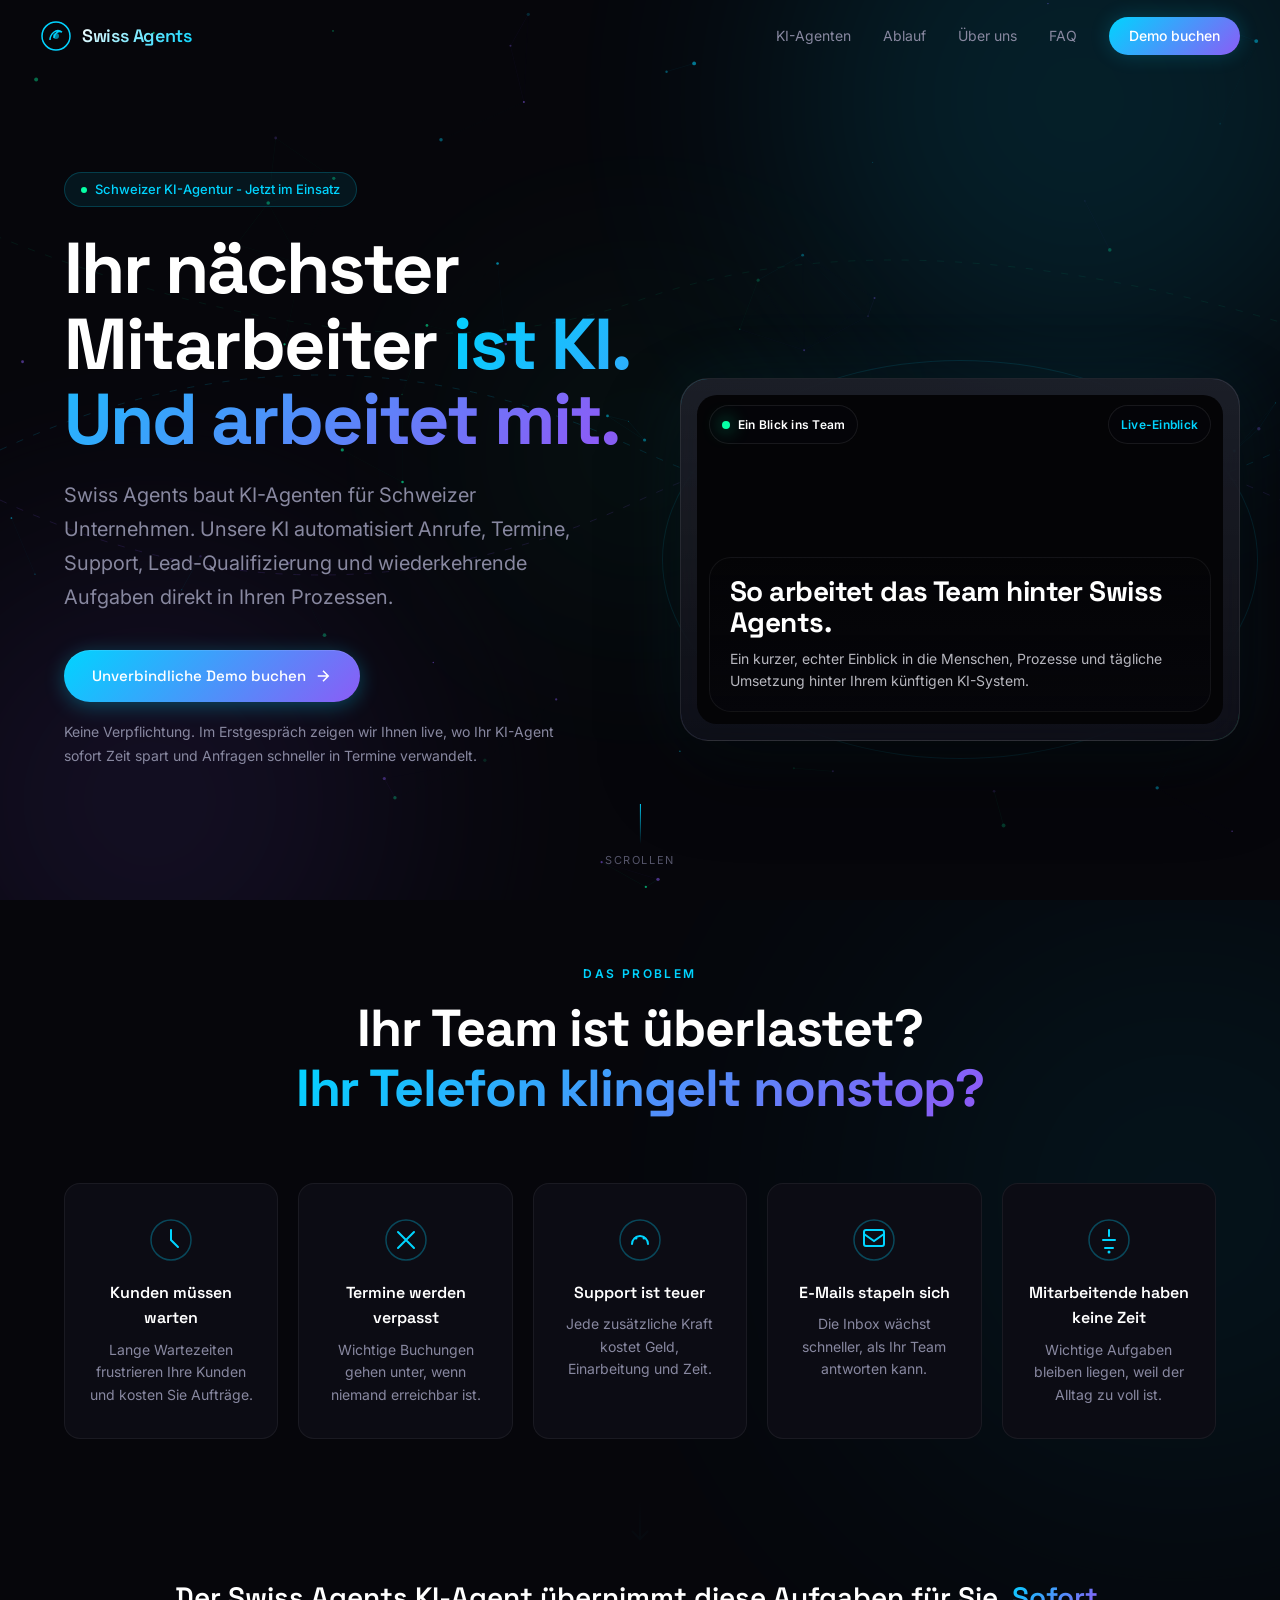
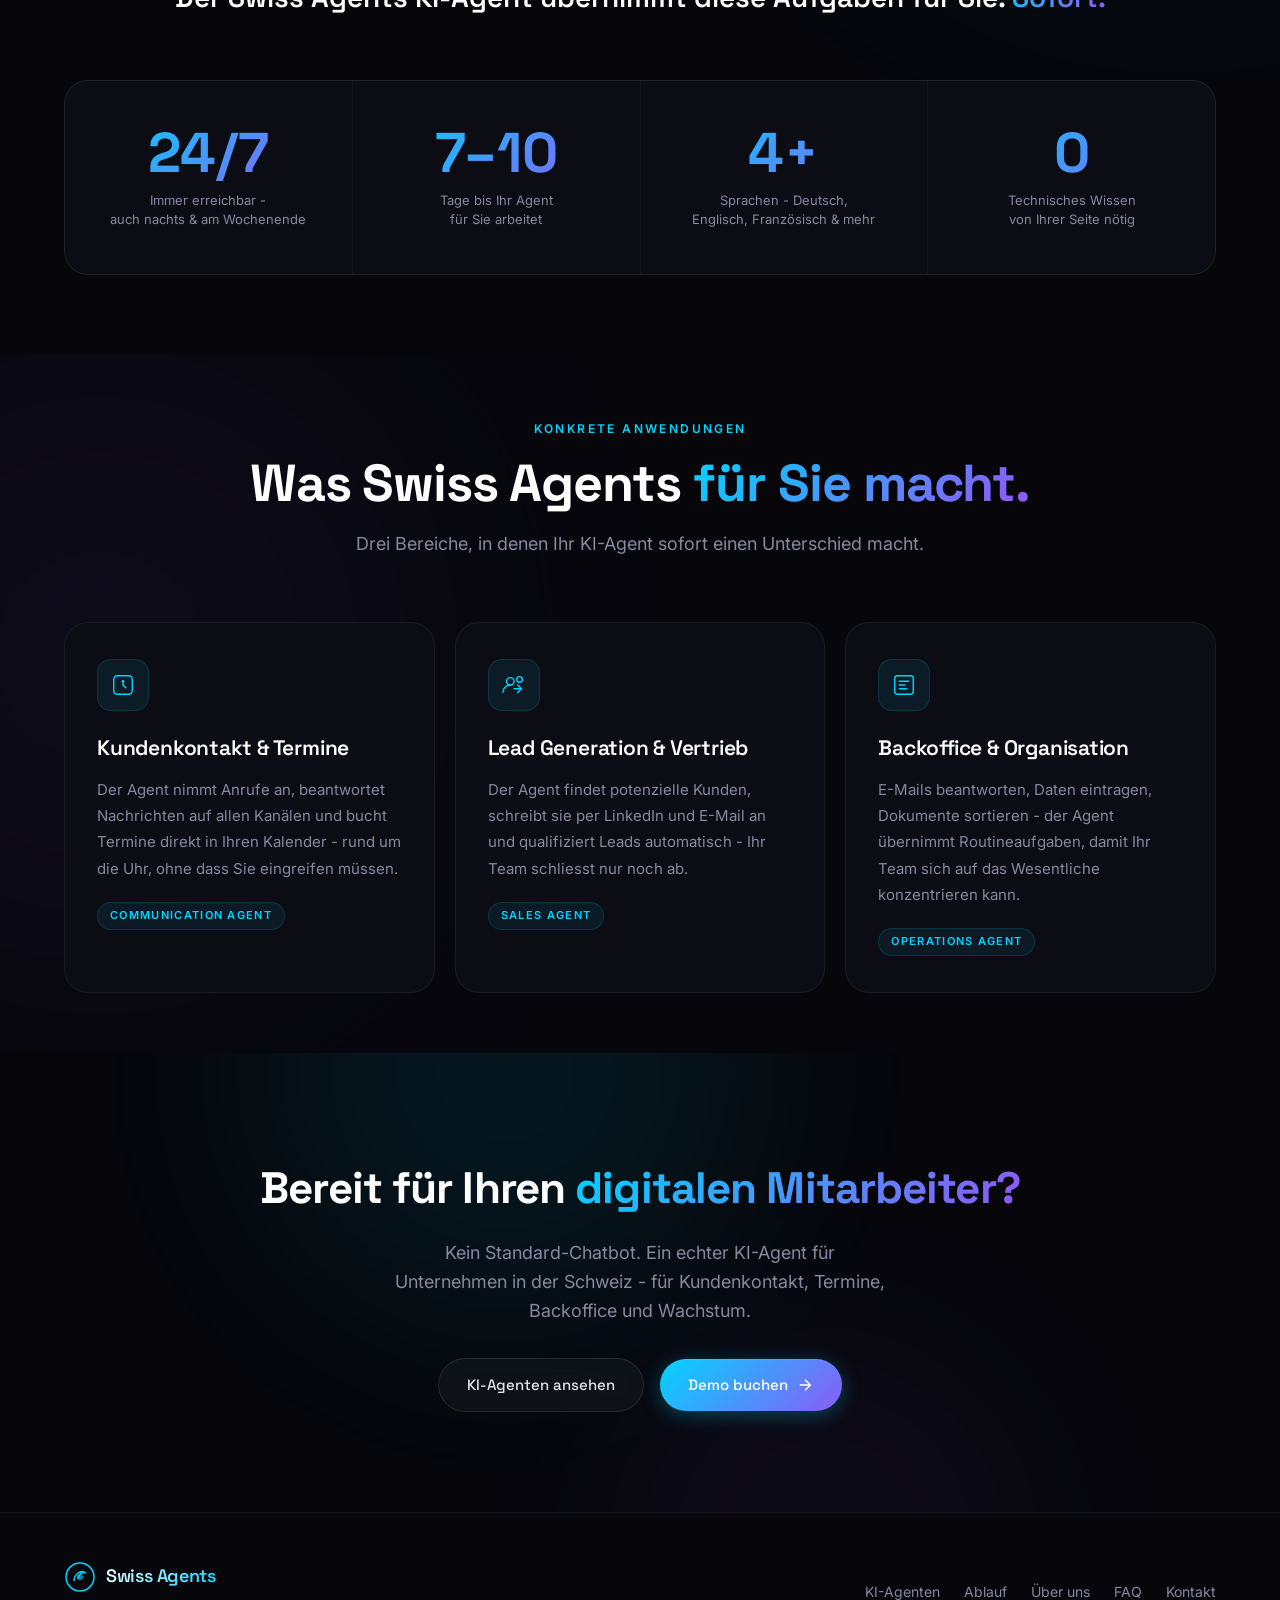
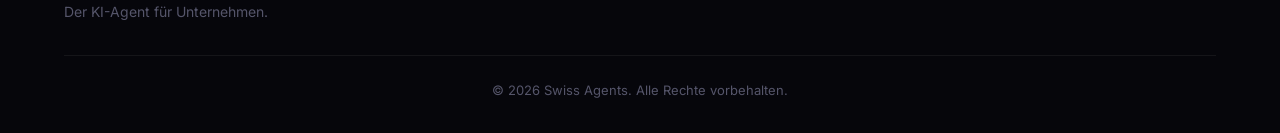
<file: index.html>
<!DOCTYPE html>
<html lang="de">
<head>
    <meta charset="UTF-8">
    <meta name="viewport" content="width=device-width, initial-scale=1.0">
    <title>KI-Agent Schweiz für Unternehmen | Swiss Agents</title>
    <meta name="description" content="Swiss Agents ist Ihr KI-Agent für Unternehmen in der Schweiz. Wir automatisieren Anrufe, Termine, Support, Backoffice und Lead-Prozesse mit echter KI.">
    <link rel="preconnect" href="https://fonts.googleapis.com">
    <link rel="preconnect" href="https://fonts.gstatic.com" crossorigin>
    <link href="https://fonts.googleapis.com/css2?family=Inter:wght@300;400;500;600;700;800;900&family=Space+Grotesk:wght@300;400;500;600;700&display=swap" rel="stylesheet">
    <link rel="stylesheet" href="styles.css">
</head>
<body>
    <!-- NAVIGATION -->
    <nav class="nav" id="nav">
        <div class="nav-inner">
            <a href="index.html" class="nav-logo">
                <div class="logo-icon">
                    <svg viewBox="0 0 32 32" fill="none">
                        <circle cx="16" cy="16" r="14" stroke="url(#logoGrad)" stroke-width="1.5"/>
                        <path d="M10 20 C10 14, 16 8, 22 12 C18 10, 14 14, 14 18" stroke="url(#logoGrad)" stroke-width="1.5" fill="none"/>
                        <circle cx="16" cy="16" r="3" fill="url(#logoGrad)" opacity="0.6"/>
                        <defs>
                            <linearGradient id="logoGrad" x1="0" y1="0" x2="32" y2="32">
                                <stop offset="0%" stop-color="#00d4ff"/>
                                <stop offset="100%" stop-color="#8b5cf6"/>
                            </linearGradient>
                        </defs>
                    </svg>
                </div>
                <span class="logo-text">Swiss Agents</span>
            </a>
            <div class="nav-links" id="navLinks">
                <a href="leistungen.html" class="nav-link">KI-Agenten</a>
                <a href="ablauf.html" class="nav-link">Ablauf</a>
                <a href="ueber-uns.html" class="nav-link">Über uns</a>
                <a href="faq.html" class="nav-link">FAQ</a>
                <a href="kontakt.html" class="nav-cta">Demo buchen</a>
            </div>
            <button class="nav-toggle" id="navToggle" aria-label="Menu">
                <span></span><span></span><span></span>
            </button>
        </div>
    </nav>

    <!-- HERO SECTION -->
    <section class="hero" id="hero">
        <canvas id="particleCanvas" class="hero-particles"></canvas>
        <div class="hero-glow hero-glow-1"></div>
        <div class="hero-glow hero-glow-2"></div>
        <div class="hero-glow hero-glow-3"></div>

        <svg class="hero-circuits" viewBox="0 0 1440 900" preserveAspectRatio="none">
            <path class="circuit-line cl-1" d="M0 450 Q360 300 720 450 T1440 450" />
            <path class="circuit-line cl-2" d="M0 500 Q360 650 720 500 T1440 500" />
            <path class="circuit-line cl-3" d="M-100 200 Q400 400 720 300 T1540 350" />
        </svg>

        <div class="hero-content" data-parallax="0.02">
            <div class="hero-badge animate-on-scroll">
                <span class="badge-dot"></span>
                Schweizer KI-Agentur - Jetzt im Einsatz
            </div>
            <h1 class="hero-title animate-on-scroll">
                Ihr nächster Mitarbeiter
                <span class="gradient-text">ist KI. Und arbeitet mit.</span>
            </h1>
            <p class="hero-subtitle animate-on-scroll">
                Swiss Agents baut KI-Agenten für Schweizer Unternehmen. Unsere KI automatisiert Anrufe, Termine, Support, Lead-Qualifizierung und wiederkehrende Aufgaben direkt in Ihren Prozessen.
            </p>
            <div class="hero-ctas animate-on-scroll">
                <a href="kontakt.html#contactForm" class="btn btn-primary">
                    <span>Unverbindliche Demo buchen</span>
                    <svg class="btn-arrow" viewBox="0 0 24 24" fill="none" stroke="currentColor" stroke-width="2"><path d="M5 12h14M12 5l7 7-7 7"/></svg>
                </a>
            </div>
            <p class="hero-microcopy animate-on-scroll">
                Keine Verpflichtung. Im Erstgespräch zeigen wir Ihnen live, wo Ihr KI-Agent sofort Zeit spart und Anfragen schneller in Termine verwandelt.
            </p>
        </div>

        <div class="hero-media animate-on-scroll" id="hero-video">
            <div class="hero-media-orbit hero-media-orbit-1"></div>
            <div class="hero-media-orbit hero-media-orbit-2"></div>
            <div class="hero-media-card">
                <div class="hero-media-status">
                    <span class="status-live">
                        <span class="status-dot"></span>
                        Ein Blick ins Team
                    </span>
                    <span class="status-pill">Live-Einblick</span>
                </div>
                <div class="hero-video" aria-hidden="true"></div>
                <div class="hero-media-overlay">
                    <p class="hero-highlight">So arbeitet das Team hinter Swiss Agents.</p>
                    <p class="hero-caption">Ein kurzer, echter Einblick in die Menschen, Prozesse und tägliche Umsetzung hinter Ihrem künftigen KI-System.</p>
                </div>
            </div>
        </div>

        <div class="hero-scroll-indicator">
            <div class="scroll-line"></div>
            <span>Scrollen</span>
        </div>
    </section>

    <!-- PROBLEM SECTION -->
    <section class="section section-problem" id="problem">
        <div class="section-glow"></div>
        <div class="container">
            <div class="section-header animate-on-scroll">
                <span class="section-label">Das Problem</span>
                <h2 class="section-title">Ihr Team ist überlastet?<br><span class="gradient-text">Ihr Telefon klingelt nonstop?</span></h2>
            </div>
            <div class="problem-grid">
                <div class="problem-card animate-on-scroll" style="--delay: 0">
                    <div class="problem-icon">
                        <svg viewBox="0 0 48 48" fill="none"><circle cx="24" cy="24" r="20" stroke="currentColor" stroke-width="1.5" opacity="0.3"/><path d="M24 14v10l7 7" stroke="currentColor" stroke-width="2" stroke-linecap="round"/></svg>
                    </div>
                    <h3>Kunden müssen warten</h3>
                    <p>Lange Wartezeiten frustrieren Ihre Kunden und kosten Sie Aufträge.</p>
                </div>
                <div class="problem-card animate-on-scroll" style="--delay: 1">
                    <div class="problem-icon">
                        <svg viewBox="0 0 48 48" fill="none"><circle cx="24" cy="24" r="20" stroke="currentColor" stroke-width="1.5" opacity="0.3"/><path d="M16 16l16 16M32 16L16 32" stroke="currentColor" stroke-width="2" stroke-linecap="round"/></svg>
                    </div>
                    <h3>Termine werden verpasst</h3>
                    <p>Wichtige Buchungen gehen unter, wenn niemand erreichbar ist.</p>
                </div>
                <div class="problem-card animate-on-scroll" style="--delay: 2">
                    <div class="problem-icon">
                        <svg viewBox="0 0 48 48" fill="none"><circle cx="24" cy="24" r="20" stroke="currentColor" stroke-width="1.5" opacity="0.3"/><path d="M16 28c0-4.4 3.6-8 8-8s8 3.6 8 8" stroke="currentColor" stroke-width="2" stroke-linecap="round"/><circle cx="20" cy="22" r="1.5" fill="currentColor"/><circle cx="28" cy="22" r="1.5" fill="currentColor"/></svg>
                    </div>
                    <h3>Support ist teuer</h3>
                    <p>Jede zusätzliche Kraft kostet Geld, Einarbeitung und Zeit.</p>
                </div>
                <div class="problem-card animate-on-scroll" style="--delay: 3">
                    <div class="problem-icon">
                        <svg viewBox="0 0 48 48" fill="none"><circle cx="24" cy="24" r="20" stroke="currentColor" stroke-width="1.5" opacity="0.3"/><rect x="14" y="14" width="20" height="16" rx="2" stroke="currentColor" stroke-width="2"/><path d="M14 18l10 7 10-7" stroke="currentColor" stroke-width="2"/></svg>
                    </div>
                    <h3>E-Mails stapeln sich</h3>
                    <p>Die Inbox wächst schneller, als Ihr Team antworten kann.</p>
                </div>
                <div class="problem-card animate-on-scroll" style="--delay: 4">
                    <div class="problem-icon">
                        <svg viewBox="0 0 48 48" fill="none"><circle cx="24" cy="24" r="20" stroke="currentColor" stroke-width="1.5" opacity="0.3"/><path d="M24 14v6M20 32h8M18 24h12" stroke="currentColor" stroke-width="2" stroke-linecap="round"/><circle cx="24" cy="36" r="1.5" fill="currentColor"/></svg>
                    </div>
                    <h3>Mitarbeitende haben keine Zeit</h3>
                    <p>Wichtige Aufgaben bleiben liegen, weil der Alltag zu voll ist.</p>
                </div>
            </div>
            <div class="problem-solution-line animate-on-scroll">
                <div class="solution-arrow">
                    <svg viewBox="0 0 24 48" fill="none"><path d="M12 0v40M4 32l8 8 8-8" stroke="url(#arrowGrad)" stroke-width="2"/><defs><linearGradient id="arrowGrad" x1="12" y1="0" x2="12" y2="48"><stop offset="0%" stop-color="#00d4ff" stop-opacity="0"/><stop offset="100%" stop-color="#00d4ff"/></linearGradient></defs></svg>
                </div>
                <p class="solution-teaser">Der Swiss Agents KI-Agent übernimmt diese Aufgaben für Sie. <span class="gradient-text">Sofort.</span></p>
            </div>
        </div>
    </section>

    <!-- STATS SECTION -->
    <section class="section" style="padding-top: 0; padding-bottom: 80px;">
        <div class="container">
            <div class="stats-grid animate-on-scroll">
                <div class="stat-item">
                    <div class="stat-value">24/7</div>
                    <div class="stat-label">Immer erreichbar -<br>auch nachts & am Wochenende</div>
                </div>
                <div class="stat-item">
                    <div class="stat-value">7–10</div>
                    <div class="stat-label">Tage bis Ihr Agent<br>für Sie arbeitet</div>
                </div>
                <div class="stat-item">
                    <div class="stat-value">4+</div>
                    <div class="stat-label">Sprachen - Deutsch,<br>Englisch, Französisch & mehr</div>
                </div>
                <div class="stat-item">
                    <div class="stat-value">0</div>
                    <div class="stat-label">Technisches Wissen<br>von Ihrer Seite nötig</div>
                </div>
            </div>
        </div>
    </section>

    <!-- USE CASES SECTION -->
    <section class="section" id="loesungen">
        <div class="section-glow section-glow-purple"></div>
        <div class="container">
            <div class="section-header animate-on-scroll">
                <span class="section-label">Konkrete Anwendungen</span>
                <h2 class="section-title">Was Swiss Agents <span class="gradient-text">für Sie macht.</span></h2>
                <p class="section-subtitle">Drei Bereiche, in denen Ihr KI-Agent sofort einen Unterschied macht.</p>
            </div>
            <div class="use-cases-grid">
                <div class="use-case-card animate-on-scroll" style="--delay: 0">
                    <div class="use-case-icon">
                        <svg viewBox="0 0 28 28" fill="none">
                            <path d="M4 8c0-2.2 1.8-4 4-4h12a4 4 0 014 4v12c0 2.2-1.8 4-4 4H8a4 4 0 01-4-4V8z" stroke="currentColor" stroke-width="1.5"/>
                            <path d="M14 10v4l3 3" stroke="currentColor" stroke-width="1.5" stroke-linecap="round" stroke-linejoin="round"/>
                            <circle cx="14" cy="10" r="1.5" fill="currentColor"/>
                        </svg>
                    </div>
                    <h3>Kundenkontakt & Termine</h3>
                    <p>Der Agent nimmt Anrufe an, beantwortet Nachrichten auf allen Kanälen und bucht Termine direkt in Ihren Kalender - rund um die Uhr, ohne dass Sie eingreifen müssen.</p>
                    <span class="use-case-tag">Communication Agent</span>
                </div>
                <div class="use-case-card animate-on-scroll" style="--delay: 1">
                    <div class="use-case-icon">
                        <svg viewBox="0 0 28 28" fill="none">
                            <circle cx="10" cy="10" r="4" stroke="currentColor" stroke-width="1.5"/>
                            <circle cx="20" cy="8" r="3" stroke="currentColor" stroke-width="1.5"/>
                            <path d="M2 22c0-4.4 3.6-8 8-8" stroke="currentColor" stroke-width="1.5" stroke-linecap="round"/>
                            <path d="M18 14l4 4-4 4" stroke="currentColor" stroke-width="1.5" stroke-linecap="round" stroke-linejoin="round"/>
                            <path d="M14 18h8" stroke="currentColor" stroke-width="1.5" stroke-linecap="round"/>
                        </svg>
                    </div>
                    <h3>Lead Generation & Vertrieb</h3>
                    <p>Der Agent findet potenzielle Kunden, schreibt sie per LinkedIn und E-Mail an und qualifiziert Leads automatisch - Ihr Team schliesst nur noch ab.</p>
                    <span class="use-case-tag">Sales Agent</span>
                </div>
                <div class="use-case-card animate-on-scroll" style="--delay: 2">
                    <div class="use-case-icon">
                        <svg viewBox="0 0 28 28" fill="none">
                            <rect x="4" y="4" width="20" height="20" rx="3" stroke="currentColor" stroke-width="1.5"/>
                            <path d="M9 10h10M9 14h6M9 18h8" stroke="currentColor" stroke-width="1.5" stroke-linecap="round"/>
                        </svg>
                    </div>
                    <h3>Backoffice & Organisation</h3>
                    <p>E-Mails beantworten, Daten eintragen, Dokumente sortieren - der Agent übernimmt Routineaufgaben, damit Ihr Team sich auf das Wesentliche konzentrieren kann.</p>
                    <span class="use-case-tag">Operations Agent</span>
                </div>
            </div>
        </div>
    </section>

    <!-- CTA BANNER -->
    <section class="section section-cta-banner">
        <div class="cta-banner-bg">
            <div class="cta-glow cta-glow-1"></div>
            <div class="cta-glow cta-glow-2"></div>
        </div>
        <div class="container">
            <div class="cta-banner-content animate-on-scroll">
                <h2>Bereit für Ihren <span class="gradient-text">digitalen Mitarbeiter?</span></h2>
                <p>Kein Standard-Chatbot. Ein echter KI-Agent für Unternehmen in der Schweiz - für Kundenkontakt, Termine, Backoffice und Wachstum.</p>
                <div class="hero-ctas" style="justify-content:center">
                    <a href="leistungen.html" class="btn btn-secondary">
                        <span>KI-Agenten ansehen</span>
                    </a>
                    <a href="kontakt.html" class="btn btn-primary">
                        <span>Demo buchen</span>
                        <svg class="btn-arrow" viewBox="0 0 24 24" fill="none" stroke="currentColor" stroke-width="2"><path d="M5 12h14M12 5l7 7-7 7"/></svg>
                    </a>
                </div>
            </div>
        </div>
    </section>

    <!-- FOOTER -->
    <footer class="footer">
        <div class="container">
            <div class="footer-inner">
                <div class="footer-brand">
                    <div class="nav-logo">
                        <div class="logo-icon">
                            <svg viewBox="0 0 32 32" fill="none">
                                <circle cx="16" cy="16" r="14" stroke="url(#footerGrad)" stroke-width="1.5"/>
                                <path d="M10 20 C10 14, 16 8, 22 12 C18 10, 14 14, 14 18" stroke="url(#footerGrad)" stroke-width="1.5" fill="none"/>
                                <circle cx="16" cy="16" r="3" fill="url(#footerGrad)" opacity="0.6"/>
                                <defs>
                                    <linearGradient id="footerGrad" x1="0" y1="0" x2="32" y2="32">
                                        <stop offset="0%" stop-color="#00d4ff"/>
                                        <stop offset="100%" stop-color="#8b5cf6"/>
                                    </linearGradient>
                                </defs>
                            </svg>
                        </div>
                        <span class="logo-text">Swiss Agents</span>
                    </div>
                    <p class="footer-tagline">Der KI-Agent für Unternehmen.</p>
                </div>
                <div class="footer-links">
                    <a href="leistungen.html">KI-Agenten</a>
                    <a href="ablauf.html">Ablauf</a>
                    <a href="ueber-uns.html">Über uns</a>
                    <a href="faq.html">FAQ</a>
                    <a href="kontakt.html">Kontakt</a>
                </div>
            </div>
            <div class="footer-bottom">
                <p>&copy; 2026 Swiss Agents. Alle Rechte vorbehalten.</p>
            </div>
        </div>
    </footer>

    <!-- FLOATING CTA -->
    <div class="floating-cta" id="floatingCta">
        <a href="kontakt.html" class="floating-cta-btn">
            <span class="floating-pulse"></span>
            <span>Jetzt Demo buchen</span>
            <svg width="16" height="16" viewBox="0 0 24 24" fill="none" stroke="currentColor" stroke-width="2.5"><path d="M5 12h14M12 5l7 7-7 7"/></svg>
        </a>
    </div>

    <script src="script.js"></script>
</body>
</html>
</file>
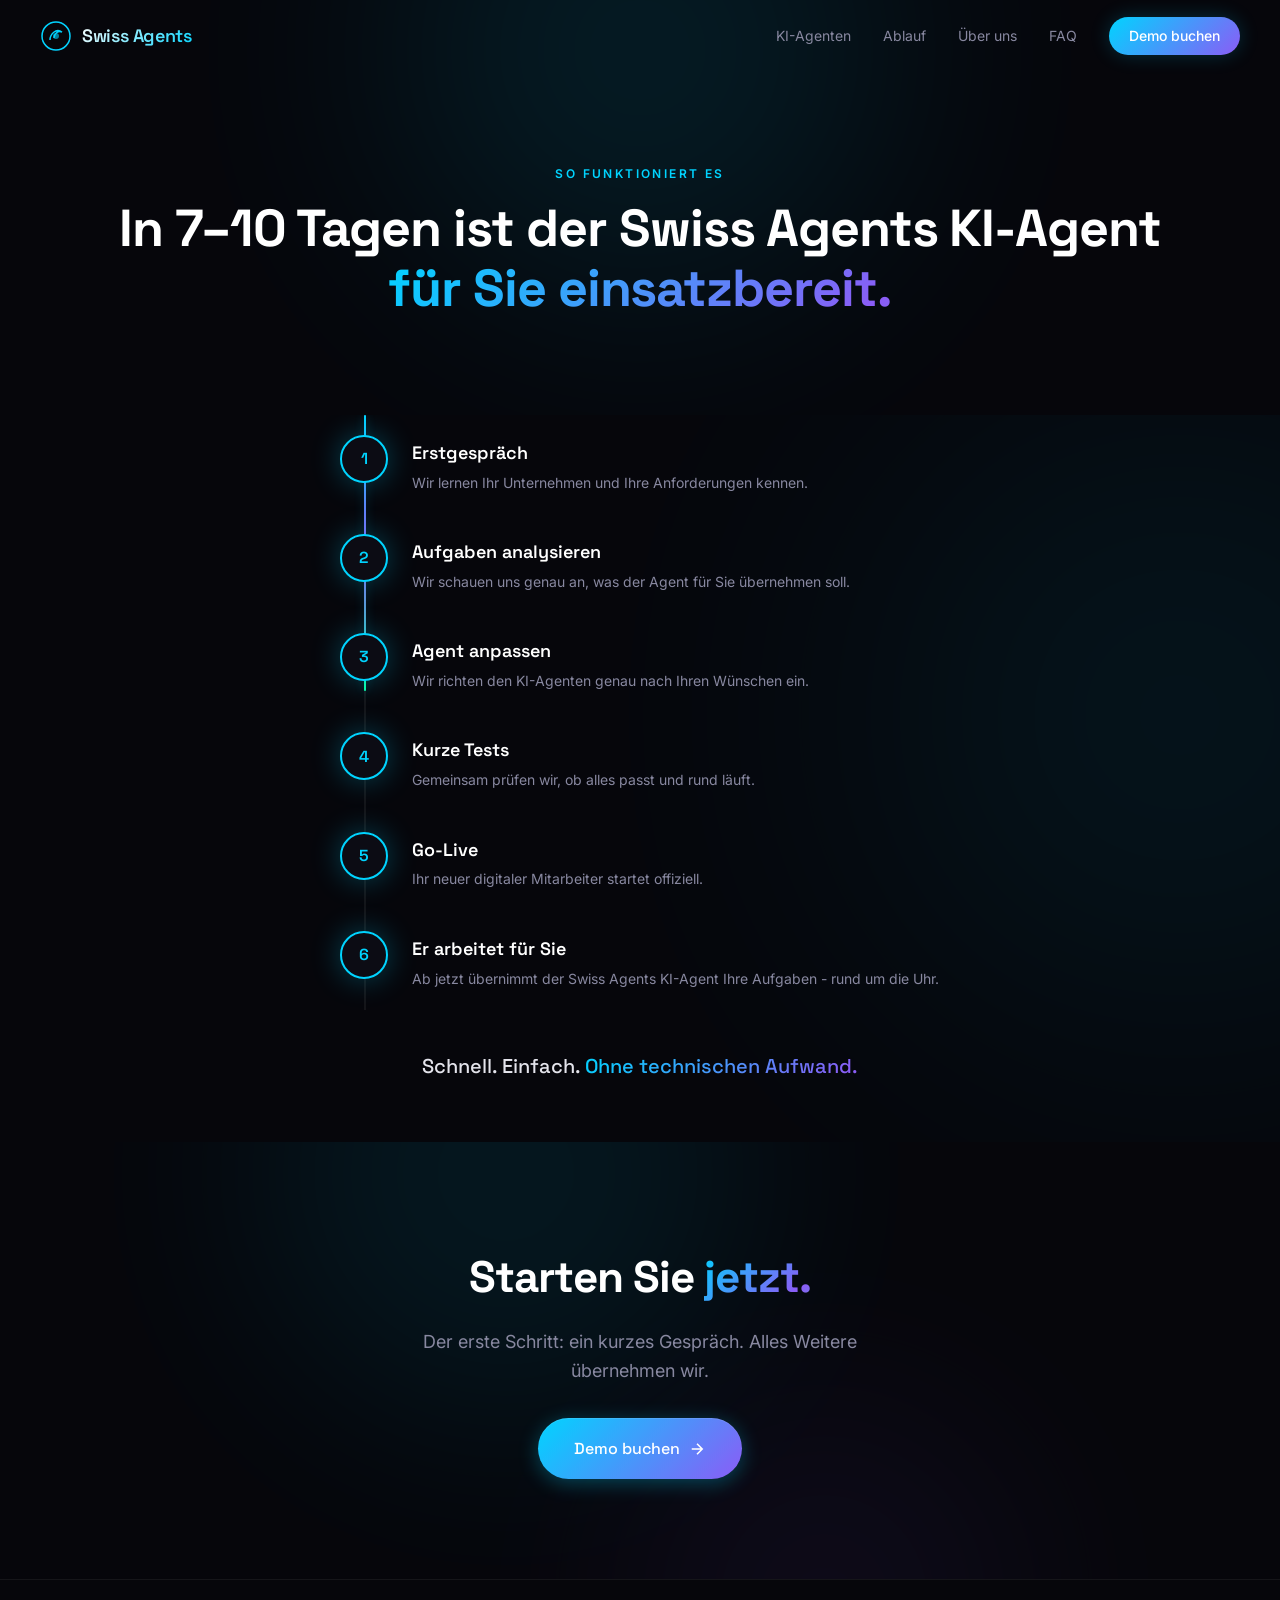
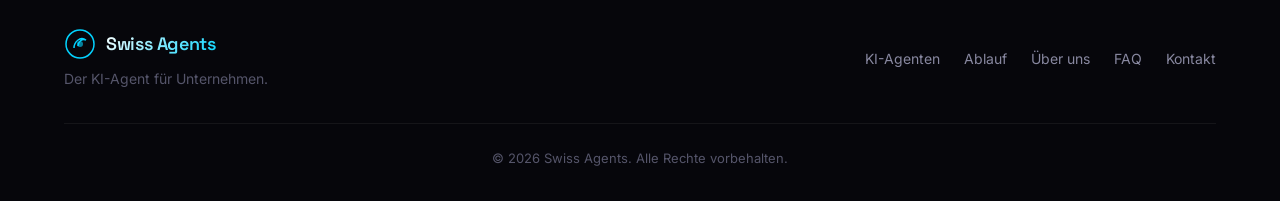
<file: ablauf.html>
<!DOCTYPE html>
<html lang="de">
<head>
    <meta charset="UTF-8">
    <meta name="viewport" content="width=device-width, initial-scale=1.0">
    <title>Ablauf - Swiss Agents</title>
    <meta name="description" content="In 7–10 Tagen ist der Swiss Agents KI-Agent für Sie einsatzbereit. Schnell, einfach, ohne technischen Aufwand.">
    <link rel="preconnect" href="https://fonts.googleapis.com">
    <link rel="preconnect" href="https://fonts.gstatic.com" crossorigin>
    <link href="https://fonts.googleapis.com/css2?family=Inter:wght@300;400;500;600;700;800;900&family=Space+Grotesk:wght@300;400;500;600;700&display=swap" rel="stylesheet">
    <link rel="stylesheet" href="styles.css">
</head>
<body>
    <!-- NAVIGATION -->
    <nav class="nav scrolled" id="nav">
        <div class="nav-inner">
            <a href="index.html" class="nav-logo">
                <div class="logo-icon">
                    <svg viewBox="0 0 32 32" fill="none">
                        <circle cx="16" cy="16" r="14" stroke="url(#logoGrad)" stroke-width="1.5"/>
                        <path d="M10 20 C10 14, 16 8, 22 12 C18 10, 14 14, 14 18" stroke="url(#logoGrad)" stroke-width="1.5" fill="none"/>
                        <circle cx="16" cy="16" r="3" fill="url(#logoGrad)" opacity="0.6"/>
                        <defs>
                            <linearGradient id="logoGrad" x1="0" y1="0" x2="32" y2="32">
                                <stop offset="0%" stop-color="#00d4ff"/>
                                <stop offset="100%" stop-color="#8b5cf6"/>
                            </linearGradient>
                        </defs>
                    </svg>
                </div>
                <span class="logo-text">Swiss Agents</span>
            </a>
            <div class="nav-links" id="navLinks">
                <a href="leistungen.html" class="nav-link">KI-Agenten</a>
                <a href="ablauf.html" class="nav-link">Ablauf</a>
                <a href="ueber-uns.html" class="nav-link">Über uns</a>
                <a href="faq.html" class="nav-link">FAQ</a>
                <a href="kontakt.html" class="nav-cta">Demo buchen</a>
            </div>
            <button class="nav-toggle" id="navToggle" aria-label="Menu">
                <span></span><span></span><span></span>
            </button>
        </div>
    </nav>

    <!-- PAGE HEADER -->
    <section class="page-header">
        <div class="page-header-glow"></div>
        <div class="container">
            <span class="section-label animate-on-scroll">So funktioniert es</span>
            <h1 class="section-title animate-on-scroll">In 7–10 Tagen ist der Swiss Agents KI-Agent<br><span class="gradient-text">für Sie einsatzbereit.</span></h1>
        </div>
    </section>

    <!-- PROCESS TIMELINE -->
    <section class="section" style="padding-top: 0;">
        <div class="section-glow"></div>
        <div class="container">
            <div class="process-timeline">
                <div class="timeline-line">
                    <div class="timeline-line-fill" id="timelineFill"></div>
                </div>
                <div class="process-step animate-on-scroll" style="--delay: 0">
                    <div class="step-node"><span>1</span></div>
                    <div class="step-content">
                        <h3>Erstgespräch</h3>
                        <p>Wir lernen Ihr Unternehmen und Ihre Anforderungen kennen.</p>
                    </div>
                </div>
                <div class="process-step animate-on-scroll" style="--delay: 1">
                    <div class="step-node"><span>2</span></div>
                    <div class="step-content">
                        <h3>Aufgaben analysieren</h3>
                        <p>Wir schauen uns genau an, was der Agent für Sie übernehmen soll.</p>
                    </div>
                </div>
                <div class="process-step animate-on-scroll" style="--delay: 2">
                    <div class="step-node"><span>3</span></div>
                    <div class="step-content">
                        <h3>Agent anpassen</h3>
                        <p>Wir richten den KI-Agenten genau nach Ihren Wünschen ein.</p>
                    </div>
                </div>
                <div class="process-step animate-on-scroll" style="--delay: 3">
                    <div class="step-node"><span>4</span></div>
                    <div class="step-content">
                        <h3>Kurze Tests</h3>
                        <p>Gemeinsam prüfen wir, ob alles passt und rund läuft.</p>
                    </div>
                </div>
                <div class="process-step animate-on-scroll" style="--delay: 4">
                    <div class="step-node"><span>5</span></div>
                    <div class="step-content">
                        <h3>Go-Live</h3>
                        <p>Ihr neuer digitaler Mitarbeiter startet offiziell.</p>
                    </div>
                </div>
                <div class="process-step animate-on-scroll" style="--delay: 5">
                    <div class="step-node"><span>6</span></div>
                    <div class="step-content">
                        <h3>Er arbeitet für Sie</h3>
                        <p>Ab jetzt übernimmt der Swiss Agents KI-Agent Ihre Aufgaben - rund um die Uhr.</p>
                    </div>
                </div>
            </div>
            <p class="process-footnote animate-on-scroll">Schnell. Einfach. <span class="gradient-text">Ohne technischen Aufwand.</span></p>
        </div>
    </section>

    <!-- CTA BANNER -->
    <section class="section section-cta-banner">
        <div class="cta-banner-bg">
            <div class="cta-glow cta-glow-1"></div>
            <div class="cta-glow cta-glow-2"></div>
        </div>
        <div class="container">
            <div class="cta-banner-content animate-on-scroll">
                <h2>Starten Sie <span class="gradient-text">jetzt.</span></h2>
                <p>Der erste Schritt: ein kurzes Gespräch. Alles Weitere übernehmen wir.</p>
                <a href="kontakt.html" class="btn btn-primary btn-lg">
                    <span>Demo buchen</span>
                    <svg class="btn-arrow" viewBox="0 0 24 24" fill="none" stroke="currentColor" stroke-width="2"><path d="M5 12h14M12 5l7 7-7 7"/></svg>
                </a>
            </div>
        </div>
    </section>

    <!-- FOOTER -->
    <footer class="footer">
        <div class="container">
            <div class="footer-inner">
                <div class="footer-brand">
                    <div class="nav-logo">
                        <div class="logo-icon">
                            <svg viewBox="0 0 32 32" fill="none">
                                <circle cx="16" cy="16" r="14" stroke="url(#footerGrad)" stroke-width="1.5"/>
                                <path d="M10 20 C10 14, 16 8, 22 12 C18 10, 14 14, 14 18" stroke="url(#footerGrad)" stroke-width="1.5" fill="none"/>
                                <circle cx="16" cy="16" r="3" fill="url(#footerGrad)" opacity="0.6"/>
                                <defs>
                                    <linearGradient id="footerGrad" x1="0" y1="0" x2="32" y2="32">
                                        <stop offset="0%" stop-color="#00d4ff"/>
                                        <stop offset="100%" stop-color="#8b5cf6"/>
                                    </linearGradient>
                                </defs>
                            </svg>
                        </div>
                        <span class="logo-text">Swiss Agents</span>
                    </div>
                    <p class="footer-tagline">Der KI-Agent für Unternehmen.</p>
                </div>
                <div class="footer-links">
                    <a href="leistungen.html">KI-Agenten</a>
                    <a href="ablauf.html">Ablauf</a>
                    <a href="ueber-uns.html">Über uns</a>
                    <a href="faq.html">FAQ</a>
                    <a href="kontakt.html">Kontakt</a>
                </div>
            </div>
            <div class="footer-bottom">
                <p>&copy; 2026 Swiss Agents. Alle Rechte vorbehalten.</p>
            </div>
        </div>
    </footer>

    <!-- FLOATING CTA -->
    <div class="floating-cta" id="floatingCta">
        <a href="kontakt.html" class="floating-cta-btn">
            <span class="floating-pulse"></span>
            <span>Jetzt Demo buchen</span>
            <svg width="16" height="16" viewBox="0 0 24 24" fill="none" stroke="currentColor" stroke-width="2.5"><path d="M5 12h14M12 5l7 7-7 7"/></svg>
        </a>
    </div>

    <script src="script.js"></script>
</body>
</html>
</file>
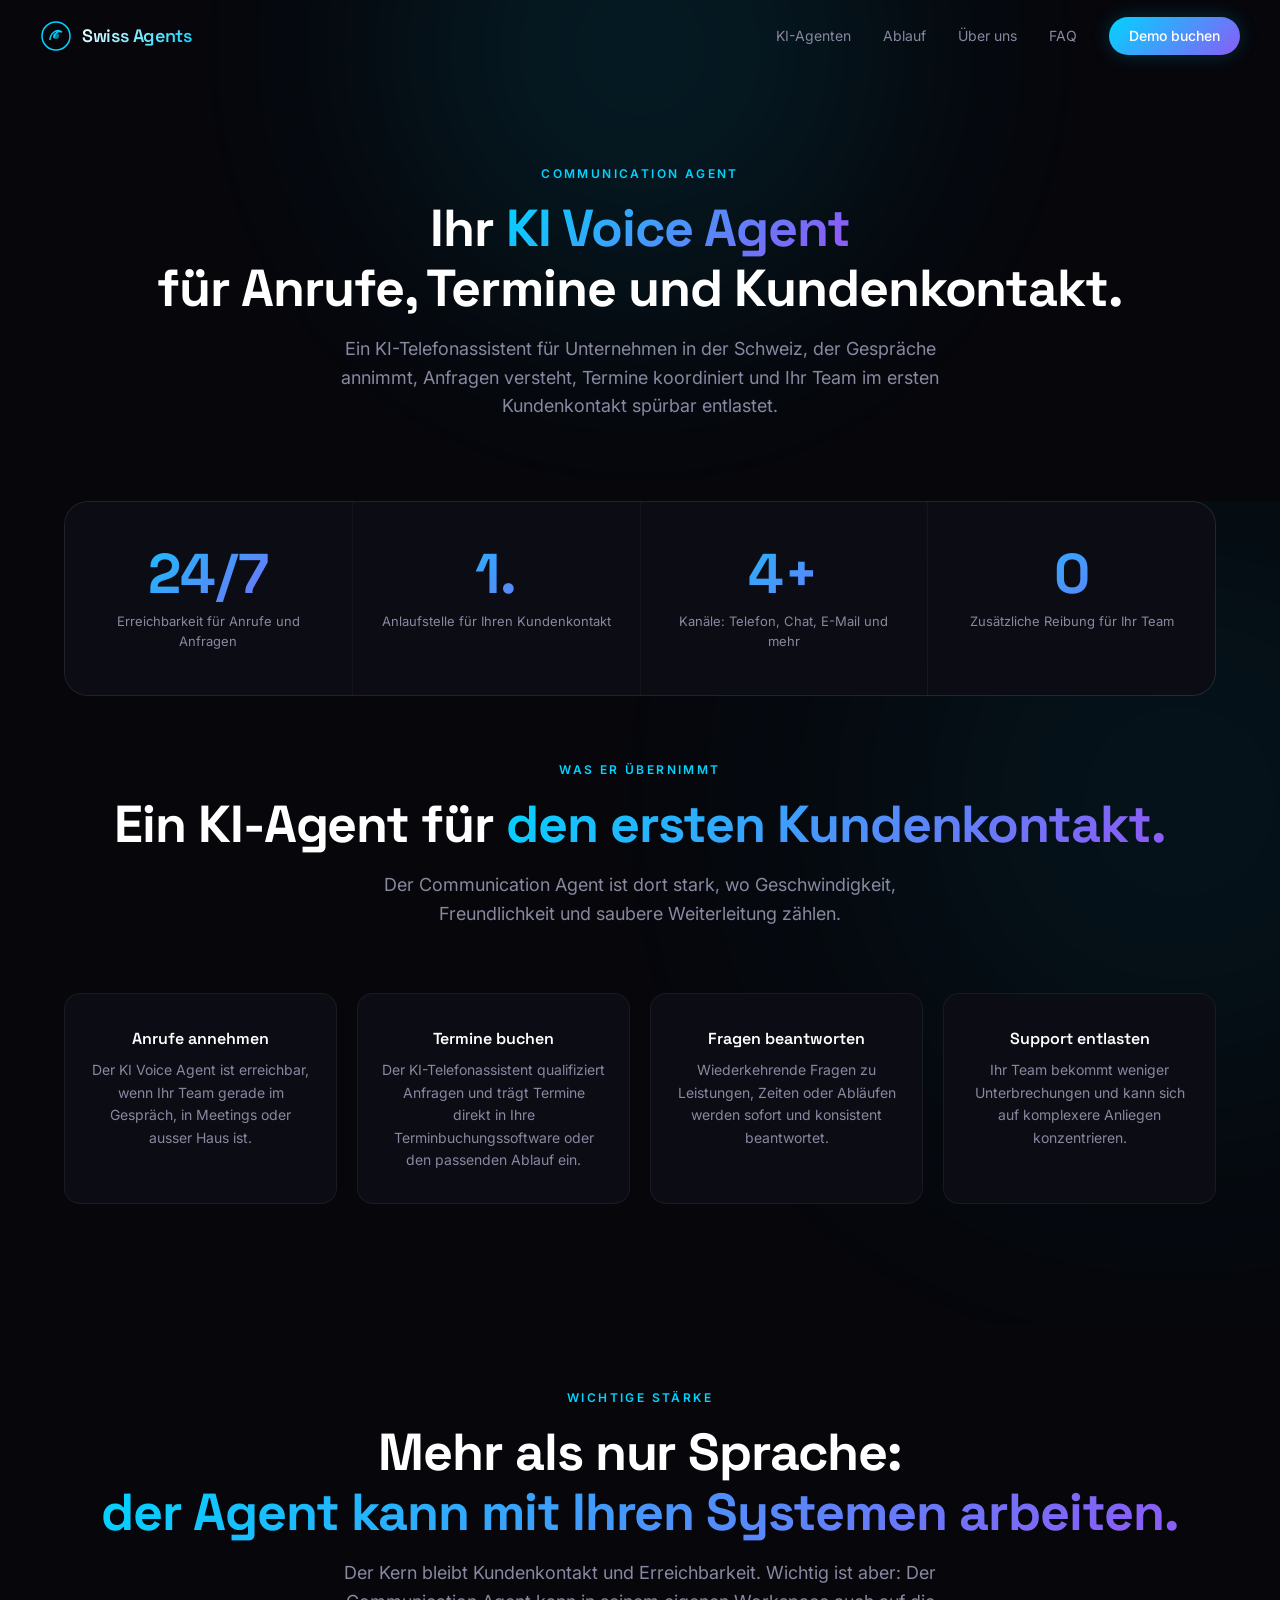
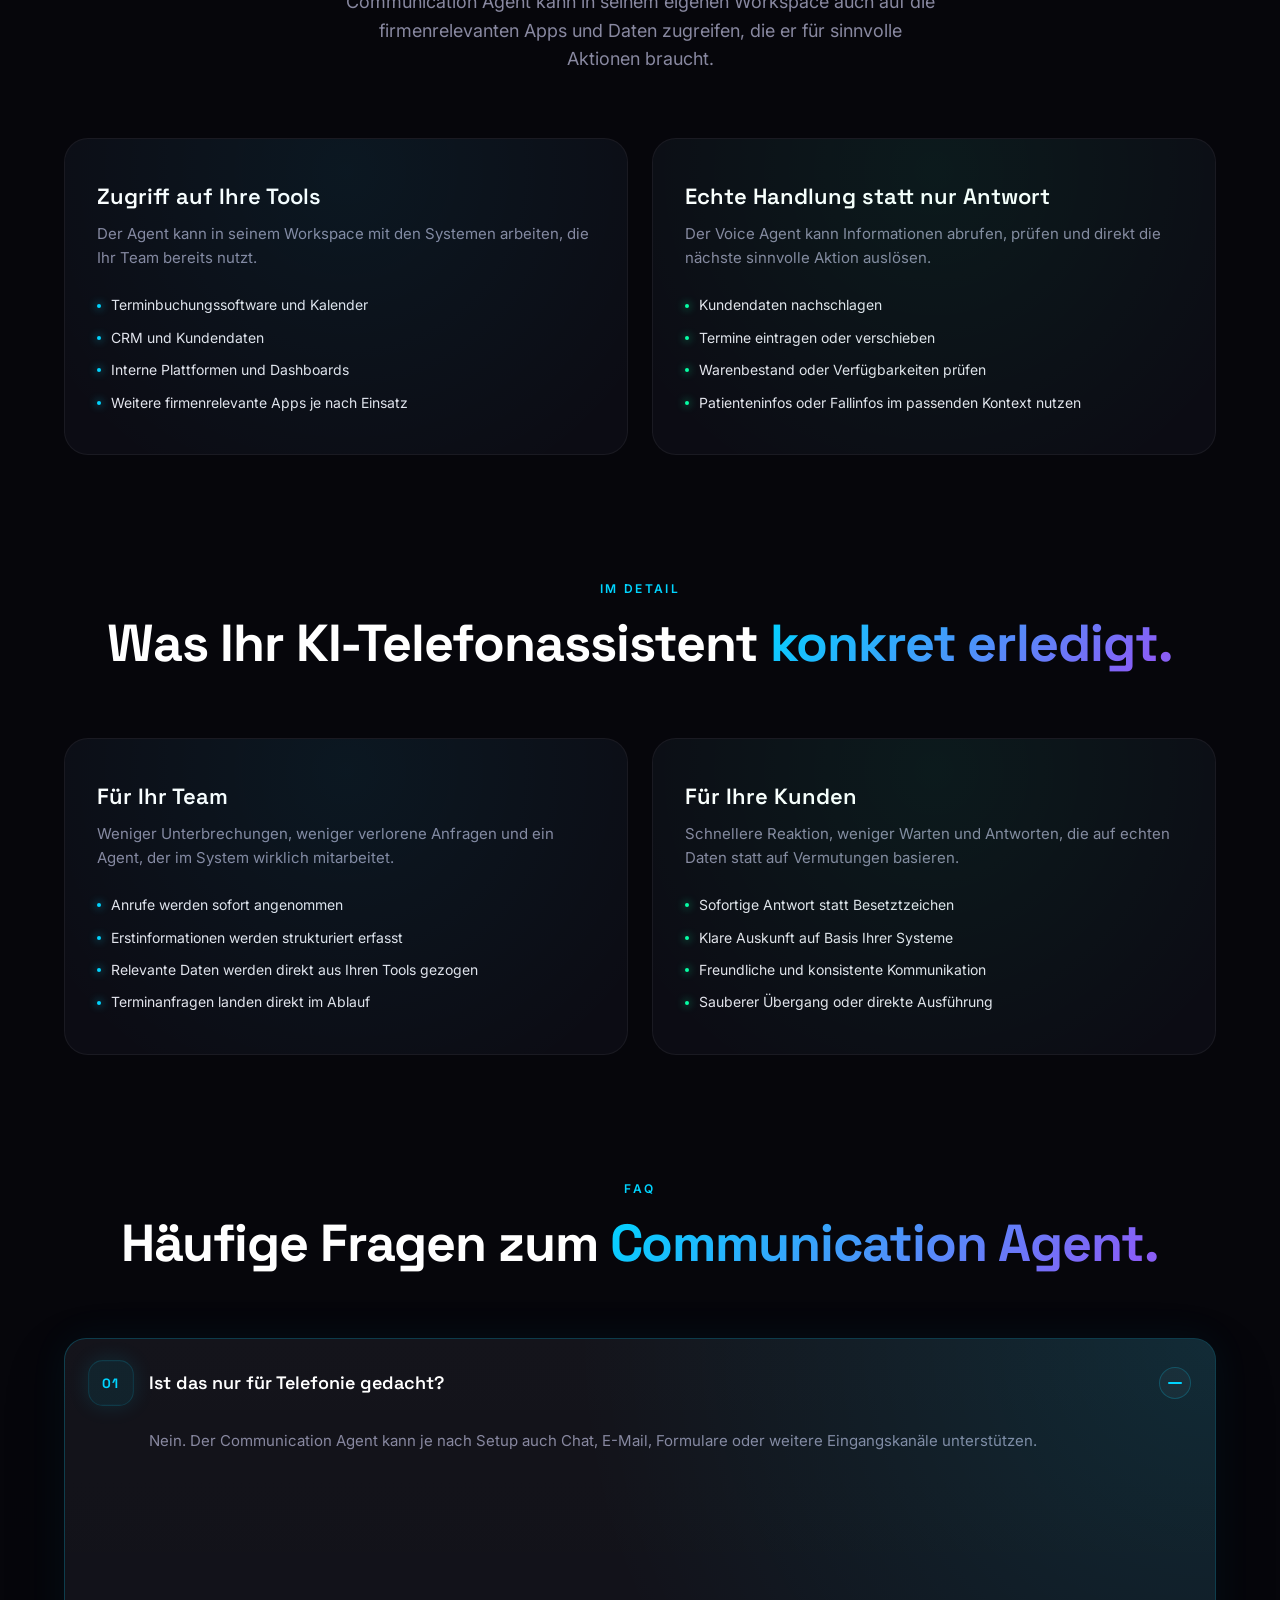
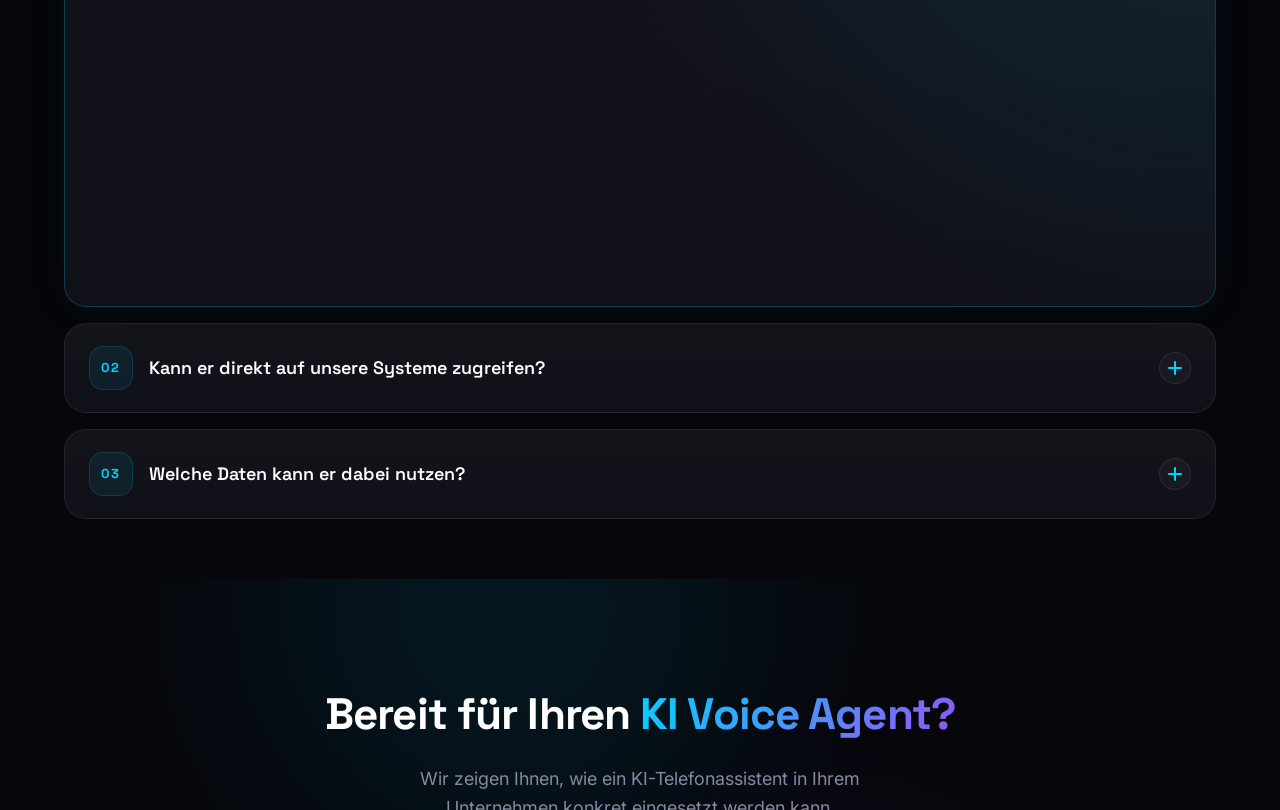
<file: communication-agent-schweiz.html>
<!DOCTYPE html>
<html lang="de">
<head>
    <meta charset="UTF-8">
    <meta name="viewport" content="width=device-width, initial-scale=1.0">
    <title>KI Voice Agent & KI-Telefonassistent Schweiz | Swiss Agents</title>
    <meta name="description" content="Der Communication Agent von Swiss Agents ist Ihr KI Voice Agent und KI-Telefonassistent für die Schweiz. Für Anrufe, Termine, Support und schnellen Kundenkontakt.">
    <link rel="preconnect" href="https://fonts.googleapis.com">
    <link rel="preconnect" href="https://fonts.gstatic.com" crossorigin>
    <link href="https://fonts.googleapis.com/css2?family=Inter:wght@300;400;500;600;700;800;900&family=Space+Grotesk:wght@300;400;500;600;700&display=swap" rel="stylesheet">
    <link rel="stylesheet" href="styles.css">
</head>
<body>
    <nav class="nav scrolled" id="nav">
        <div class="nav-inner">
            <a href="index.html" class="nav-logo">
                <div class="logo-icon">
                    <svg viewBox="0 0 32 32" fill="none">
                        <circle cx="16" cy="16" r="14" stroke="url(#logoGrad)" stroke-width="1.5"/>
                        <path d="M10 20 C10 14, 16 8, 22 12 C18 10, 14 14, 14 18" stroke="url(#logoGrad)" stroke-width="1.5" fill="none"/>
                        <circle cx="16" cy="16" r="3" fill="url(#logoGrad)" opacity="0.6"/>
                        <defs>
                            <linearGradient id="logoGrad" x1="0" y1="0" x2="32" y2="32">
                                <stop offset="0%" stop-color="#00d4ff"/>
                                <stop offset="100%" stop-color="#8b5cf6"/>
                            </linearGradient>
                        </defs>
                    </svg>
                </div>
                <span class="logo-text">Swiss Agents</span>
            </a>
            <div class="nav-links" id="navLinks">
                <a href="leistungen.html" class="nav-link">KI-Agenten</a>
                <a href="ablauf.html" class="nav-link">Ablauf</a>
                <a href="ueber-uns.html" class="nav-link">Über uns</a>
                <a href="faq.html" class="nav-link">FAQ</a>
                <a href="kontakt.html" class="nav-cta">Demo buchen</a>
            </div>
            <button class="nav-toggle" id="navToggle" aria-label="Menu">
                <span></span><span></span><span></span>
            </button>
        </div>
    </nav>

    <section class="page-header">
        <div class="page-header-glow"></div>
        <div class="container">
            <span class="section-label animate-on-scroll">Communication Agent</span>
            <h1 class="section-title animate-on-scroll">Ihr <span class="gradient-text">KI Voice Agent</span><br>für Anrufe, Termine und Kundenkontakt.</h1>
            <p class="section-subtitle animate-on-scroll">Ein KI-Telefonassistent für Unternehmen in der Schweiz, der Gespräche annimmt, Anfragen versteht, Termine koordiniert und Ihr Team im ersten Kundenkontakt spürbar entlastet.</p>
        </div>
    </section>

    <section class="section" style="padding-top: 0;">
        <div class="section-glow"></div>
        <div class="container">
            <div class="stats-grid animate-on-scroll" style="margin-bottom: 60px;">
                <div class="stat-item">
                    <div class="stat-value">24/7</div>
                    <div class="stat-label">Erreichbarkeit für Anrufe und Anfragen</div>
                </div>
                <div class="stat-item">
                    <div class="stat-value">1.</div>
                    <div class="stat-label">Anlaufstelle für Ihren Kundenkontakt</div>
                </div>
                <div class="stat-item">
                    <div class="stat-value">4+</div>
                    <div class="stat-label">Kanäle: Telefon, Chat, E-Mail und mehr</div>
                </div>
                <div class="stat-item">
                    <div class="stat-value">0</div>
                    <div class="stat-label">Zusätzliche Reibung für Ihr Team</div>
                </div>
            </div>
            <div class="section-header animate-on-scroll">
                <span class="section-label">Was er übernimmt</span>
                <h2 class="section-title">Ein KI-Agent für <span class="gradient-text">den ersten Kundenkontakt.</span></h2>
                <p class="section-subtitle">Der Communication Agent ist dort stark, wo Geschwindigkeit, Freundlichkeit und saubere Weiterleitung zählen.</p>
            </div>
            <div class="problem-grid">
                <div class="problem-card animate-on-scroll" style="--delay: 0">
                    <h3>Anrufe annehmen</h3>
                    <p>Der KI Voice Agent ist erreichbar, wenn Ihr Team gerade im Gespräch, in Meetings oder ausser Haus ist.</p>
                </div>
                <div class="problem-card animate-on-scroll" style="--delay: 1">
                    <h3>Termine buchen</h3>
                    <p>Der KI-Telefonassistent qualifiziert Anfragen und trägt Termine direkt in Ihre Terminbuchungssoftware oder den passenden Ablauf ein.</p>
                </div>
                <div class="problem-card animate-on-scroll" style="--delay: 2">
                    <h3>Fragen beantworten</h3>
                    <p>Wiederkehrende Fragen zu Leistungen, Zeiten oder Abläufen werden sofort und konsistent beantwortet.</p>
                </div>
                <div class="problem-card animate-on-scroll" style="--delay: 3">
                    <h3>Support entlasten</h3>
                    <p>Ihr Team bekommt weniger Unterbrechungen und kann sich auf komplexere Anliegen konzentrieren.</p>
                </div>
            </div>
        </div>
    </section>

    <section class="section">
        <div class="container">
            <div class="section-header animate-on-scroll">
                <span class="section-label">Wichtige Stärke</span>
                <h2 class="section-title">Mehr als nur Sprache:<br><span class="gradient-text">der Agent kann mit Ihren Systemen arbeiten.</span></h2>
                <p class="section-subtitle">Der Kern bleibt Kundenkontakt und Erreichbarkeit. Wichtig ist aber: Der Communication Agent kann in seinem eigenen Workspace auch auf die firmenrelevanten Apps und Daten zugreifen, die er für sinnvolle Aktionen braucht.</p>
            </div>
            <div class="modules-grid">
                <div class="module-card animate-on-scroll" style="--delay: 0" data-color="blue">
                    <div class="module-card-inner">
                        <div class="module-glow"></div>
                        <h3 class="module-title">Zugriff auf Ihre Tools</h3>
                        <p class="module-desc">Der Agent kann in seinem Workspace mit den Systemen arbeiten, die Ihr Team bereits nutzt.</p>
                        <ul class="module-features">
                            <li><span class="feature-dot"></span>Terminbuchungssoftware und Kalender</li>
                            <li><span class="feature-dot"></span>CRM und Kundendaten</li>
                            <li><span class="feature-dot"></span>Interne Plattformen und Dashboards</li>
                            <li><span class="feature-dot"></span>Weitere firmenrelevante Apps je nach Einsatz</li>
                        </ul>
                    </div>
                </div>
                <div class="module-card animate-on-scroll" style="--delay: 1" data-color="teal">
                    <div class="module-card-inner">
                        <div class="module-glow"></div>
                        <h3 class="module-title">Echte Handlung statt nur Antwort</h3>
                        <p class="module-desc">Der Voice Agent kann Informationen abrufen, prüfen und direkt die nächste sinnvolle Aktion auslösen.</p>
                        <ul class="module-features">
                            <li><span class="feature-dot"></span>Kundendaten nachschlagen</li>
                            <li><span class="feature-dot"></span>Termine eintragen oder verschieben</li>
                            <li><span class="feature-dot"></span>Warenbestand oder Verfügbarkeiten prüfen</li>
                            <li><span class="feature-dot"></span>Patienteninfos oder Fallinfos im passenden Kontext nutzen</li>
                        </ul>
                    </div>
                </div>
            </div>
        </div>
    </section>

    <section class="section">
        <div class="container">
            <div class="section-header animate-on-scroll">
                <span class="section-label">Im Detail</span>
                <h2 class="section-title">Was Ihr KI-Telefonassistent <span class="gradient-text">konkret erledigt.</span></h2>
            </div>
            <div class="modules-grid">
                <div class="module-card animate-on-scroll" style="--delay: 0" data-color="blue">
                    <div class="module-card-inner">
                        <div class="module-glow"></div>
                        <h3 class="module-title">Für Ihr Team</h3>
                        <p class="module-desc">Weniger Unterbrechungen, weniger verlorene Anfragen und ein Agent, der im System wirklich mitarbeitet.</p>
                        <ul class="module-features">
                            <li><span class="feature-dot"></span>Anrufe werden sofort angenommen</li>
                            <li><span class="feature-dot"></span>Erstinformationen werden strukturiert erfasst</li>
                            <li><span class="feature-dot"></span>Relevante Daten werden direkt aus Ihren Tools gezogen</li>
                            <li><span class="feature-dot"></span>Terminanfragen landen direkt im Ablauf</li>
                        </ul>
                    </div>
                </div>
                <div class="module-card animate-on-scroll" style="--delay: 1" data-color="teal">
                    <div class="module-card-inner">
                        <div class="module-glow"></div>
                        <h3 class="module-title">Für Ihre Kunden</h3>
                        <p class="module-desc">Schnellere Reaktion, weniger Warten und Antworten, die auf echten Daten statt auf Vermutungen basieren.</p>
                        <ul class="module-features">
                            <li><span class="feature-dot"></span>Sofortige Antwort statt Besetztzeichen</li>
                            <li><span class="feature-dot"></span>Klare Auskunft auf Basis Ihrer Systeme</li>
                            <li><span class="feature-dot"></span>Freundliche und konsistente Kommunikation</li>
                            <li><span class="feature-dot"></span>Sauberer Übergang oder direkte Ausführung</li>
                        </ul>
                    </div>
                </div>
            </div>
        </div>
    </section>

    <section class="section">
        <div class="container">
            <div class="section-header animate-on-scroll">
                <span class="section-label">FAQ</span>
                <h2 class="section-title">Häufige Fragen zum <span class="gradient-text">Communication Agent.</span></h2>
            </div>
            <div class="faq-list">
                <div class="faq-item animate-on-scroll active" style="--delay: 0">
                    <button class="faq-question" aria-expanded="true">
                        <span class="faq-question-meta">01</span>
                        <span class="faq-question-text">Ist das nur für Telefonie gedacht?</span>
                        <div class="faq-toggle"><span></span><span></span></div>
                    </button>
                    <div class="faq-answer">
                        <p>Nein. Der Communication Agent kann je nach Setup auch Chat, E-Mail, Formulare oder weitere Eingangskanäle unterstützen.</p>
                    </div>
                </div>
                <div class="faq-item animate-on-scroll" style="--delay: 1">
                    <button class="faq-question" aria-expanded="false">
                        <span class="faq-question-meta">02</span>
                        <span class="faq-question-text">Kann er direkt auf unsere Systeme zugreifen?</span>
                        <div class="faq-toggle"><span></span><span></span></div>
                    </button>
                    <div class="faq-answer">
                        <p>Ja. Genau das ist der Punkt: Der Agent kann in seinem eigenen Workspace mit Ihren relevanten Apps arbeiten, Daten abrufen und direkt die passende Aktion auslösen.</p>
                    </div>
                </div>
                <div class="faq-item animate-on-scroll" style="--delay: 2">
                    <button class="faq-question" aria-expanded="false">
                        <span class="faq-question-meta">03</span>
                        <span class="faq-question-text">Welche Daten kann er dabei nutzen?</span>
                        <div class="faq-toggle"><span></span><span></span></div>
                    </button>
                    <div class="faq-answer">
                        <p>Je nach Einsatz zum Beispiel Kundendaten, Terminverfügbarkeiten, Warenbestand, Patienteninformationen oder andere relevante Daten aus Ihren firmeninternen Systemen.</p>
                    </div>
                </div>
            </div>
        </div>
    </section>

    <section class="section section-cta-banner">
        <div class="cta-banner-bg">
            <div class="cta-glow cta-glow-1"></div>
            <div class="cta-glow cta-glow-2"></div>
        </div>
        <div class="container">
            <div class="cta-banner-content animate-on-scroll">
                <h2>Bereit für Ihren <span class="gradient-text">KI Voice Agent?</span></h2>
                <p>Wir zeigen Ihnen, wie ein KI-Telefonassistent in Ihrem Unternehmen konkret eingesetzt werden kann.</p>
                <a href="kontakt.html" class="btn btn-primary btn-lg">
                    <span>Communication Agent anfragen</span>
                    <svg class="btn-arrow" viewBox="0 0 24 24" fill="none" stroke="currentColor" stroke-width="2"><path d="M5 12h14M12 5l7 7-7 7"/></svg>
                </a>
            </div>
        </div>
    </section>

    <footer class="footer">
        <div class="container">
            <div class="footer-inner">
                <div class="footer-brand">
                    <div class="nav-logo">
                        <div class="logo-icon">
                            <svg viewBox="0 0 32 32" fill="none">
                                <circle cx="16" cy="16" r="14" stroke="url(#footerGrad)" stroke-width="1.5"/>
                                <path d="M10 20 C10 14, 16 8, 22 12 C18 10, 14 14, 14 18" stroke="url(#footerGrad)" stroke-width="1.5" fill="none"/>
                                <circle cx="16" cy="16" r="3" fill="url(#footerGrad)" opacity="0.6"/>
                                <defs>
                                    <linearGradient id="footerGrad" x1="0" y1="0" x2="32" y2="32">
                                        <stop offset="0%" stop-color="#00d4ff"/>
                                        <stop offset="100%" stop-color="#8b5cf6"/>
                                    </linearGradient>
                                </defs>
                            </svg>
                        </div>
                        <span class="logo-text">Swiss Agents</span>
                    </div>
                    <p class="footer-tagline">Der KI-Agent für Unternehmen.</p>
                </div>
                <div class="footer-links">
                    <a href="leistungen.html">KI-Agenten</a>
                    <a href="ablauf.html">Ablauf</a>
                    <a href="ueber-uns.html">Über uns</a>
                    <a href="faq.html">FAQ</a>
                    <a href="kontakt.html">Kontakt</a>
                </div>
            </div>
            <div class="footer-bottom">
                <p>&copy; 2026 Swiss Agents. Alle Rechte vorbehalten.</p>
            </div>
        </div>
    </footer>

    <script src="script.js"></script>
</body>
</html>
</file>
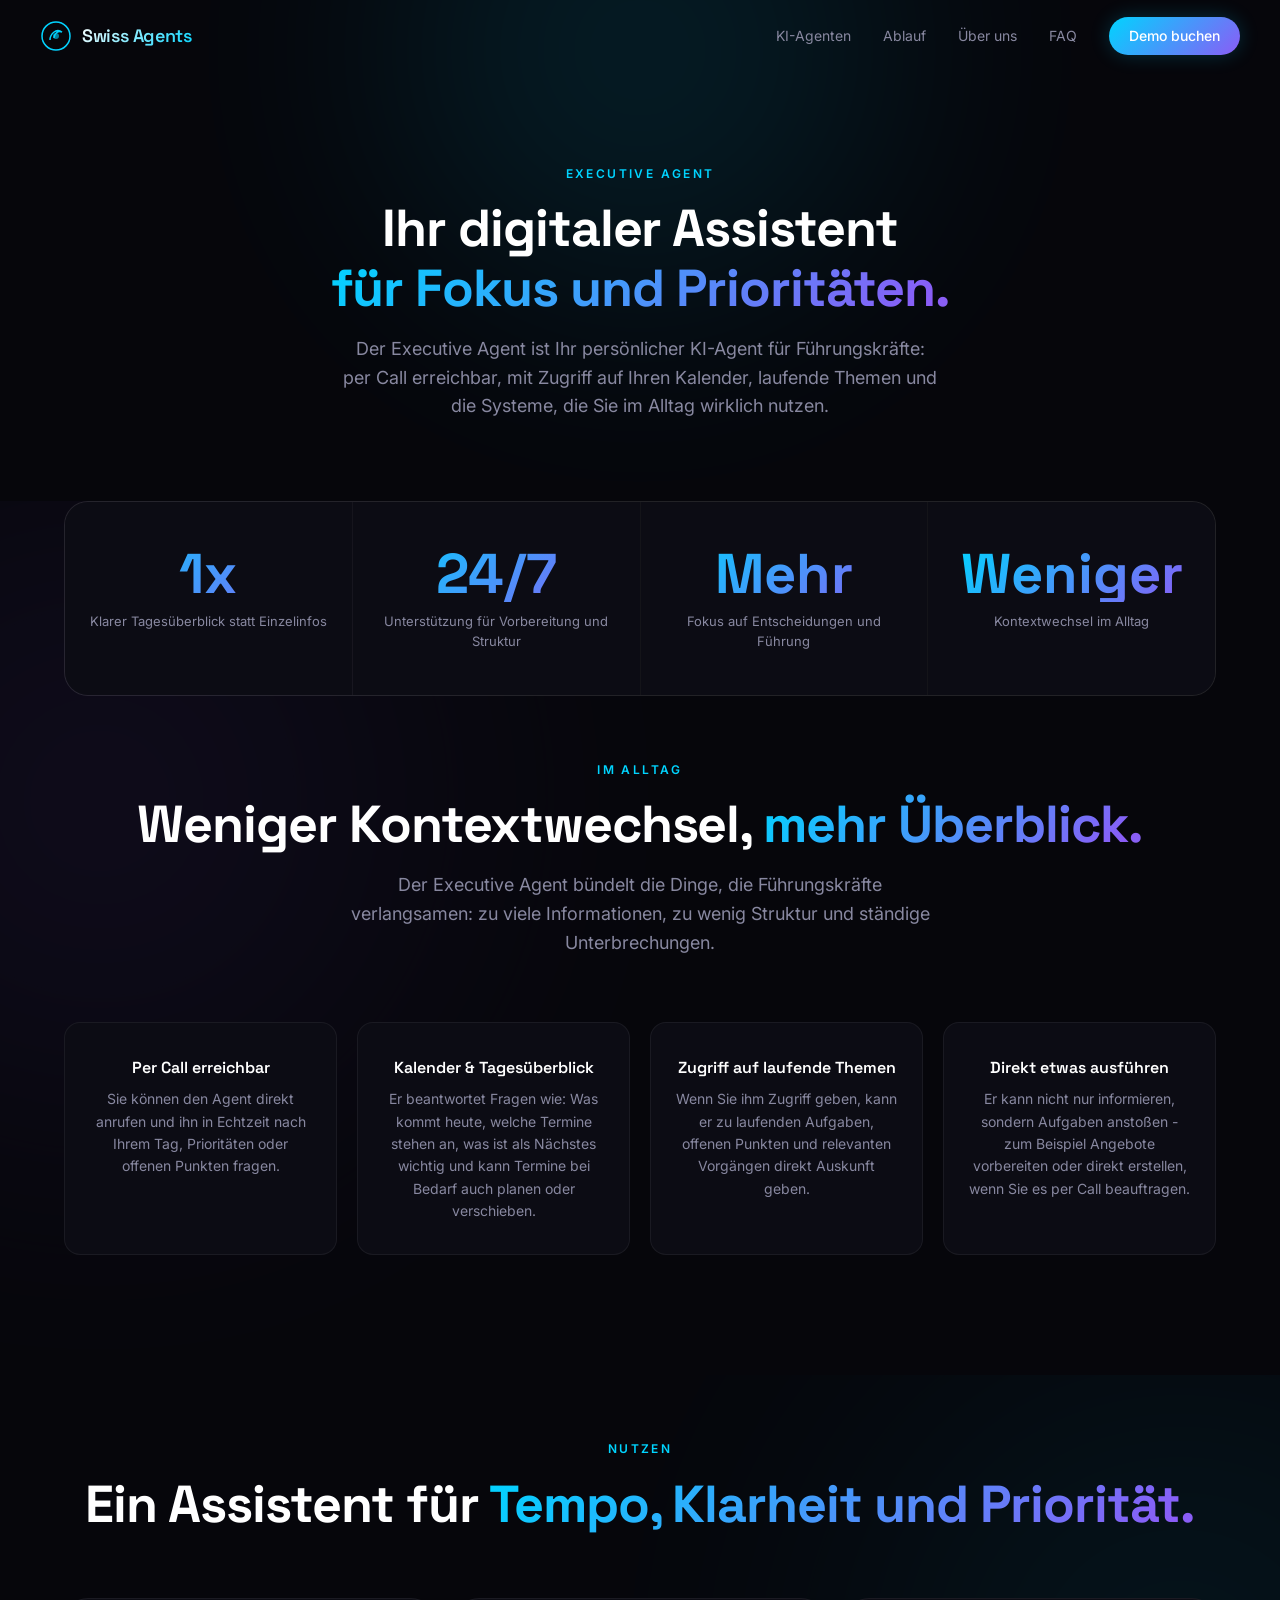
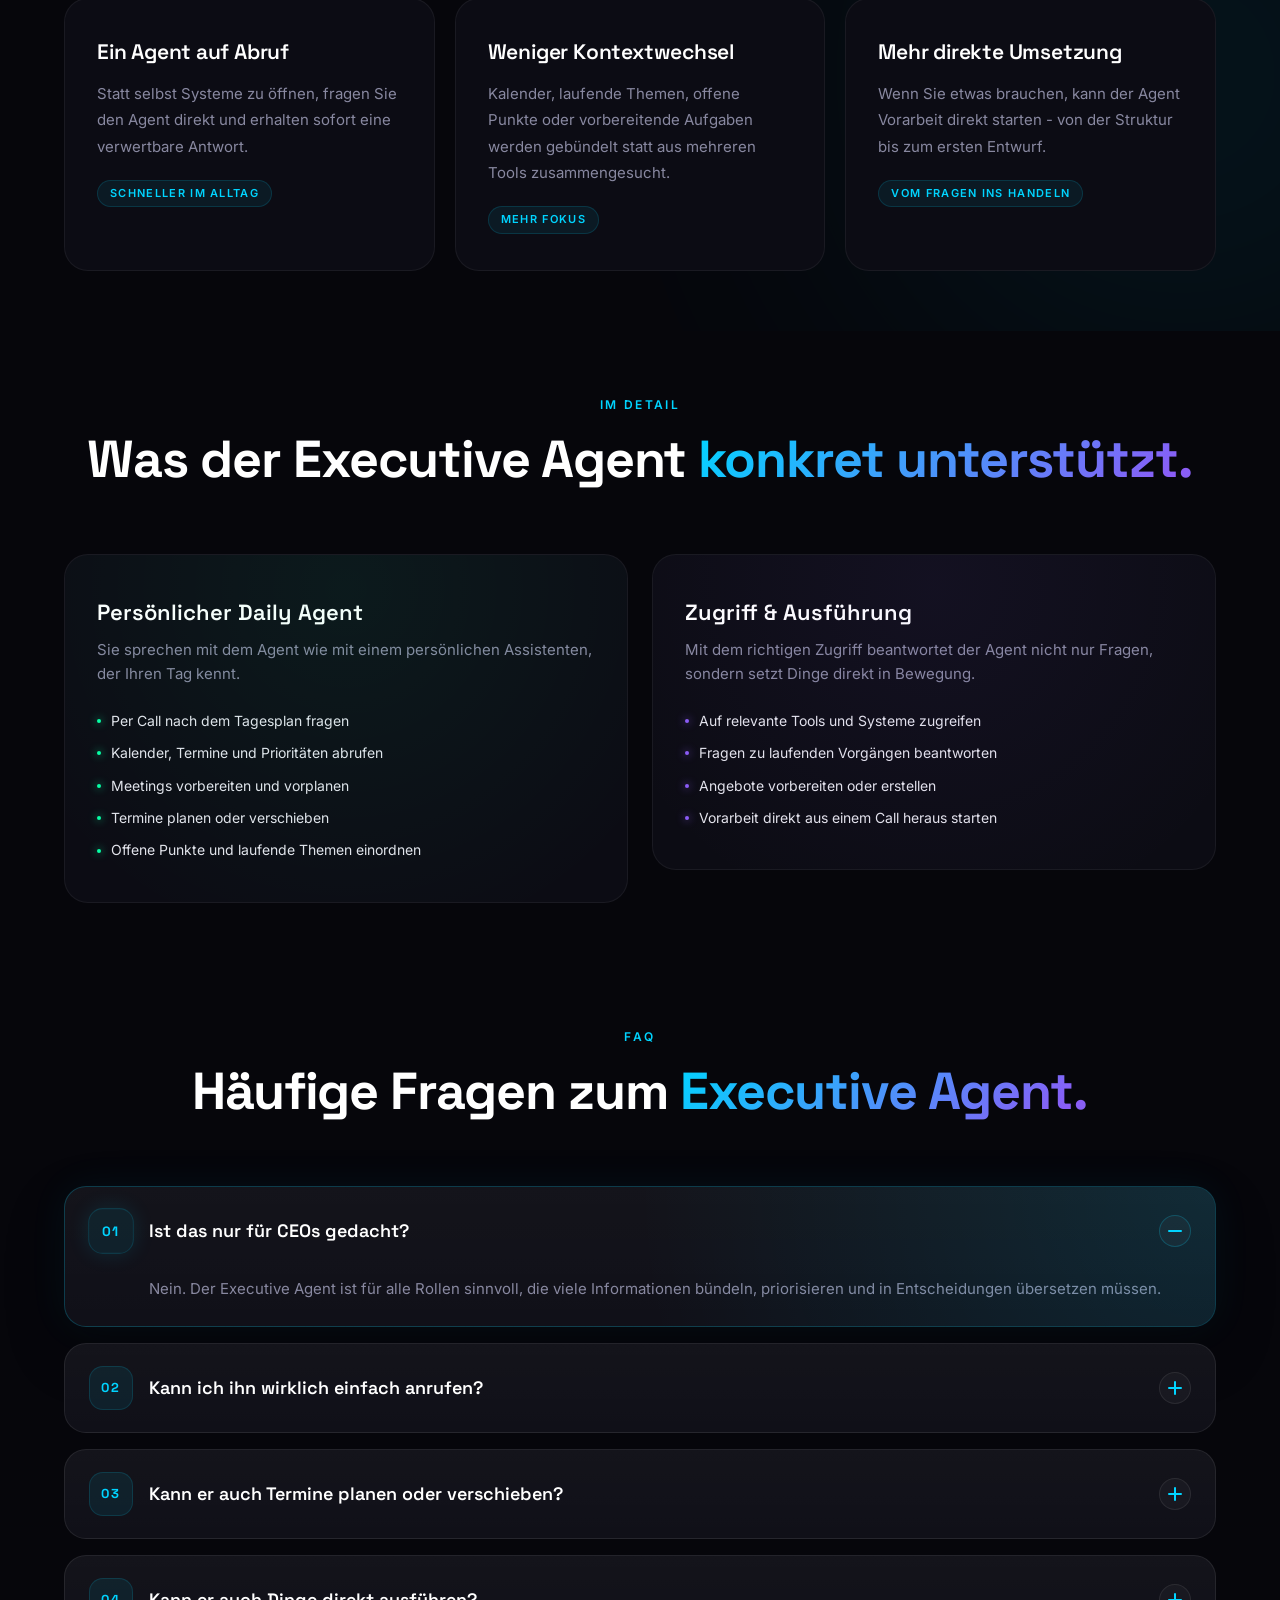
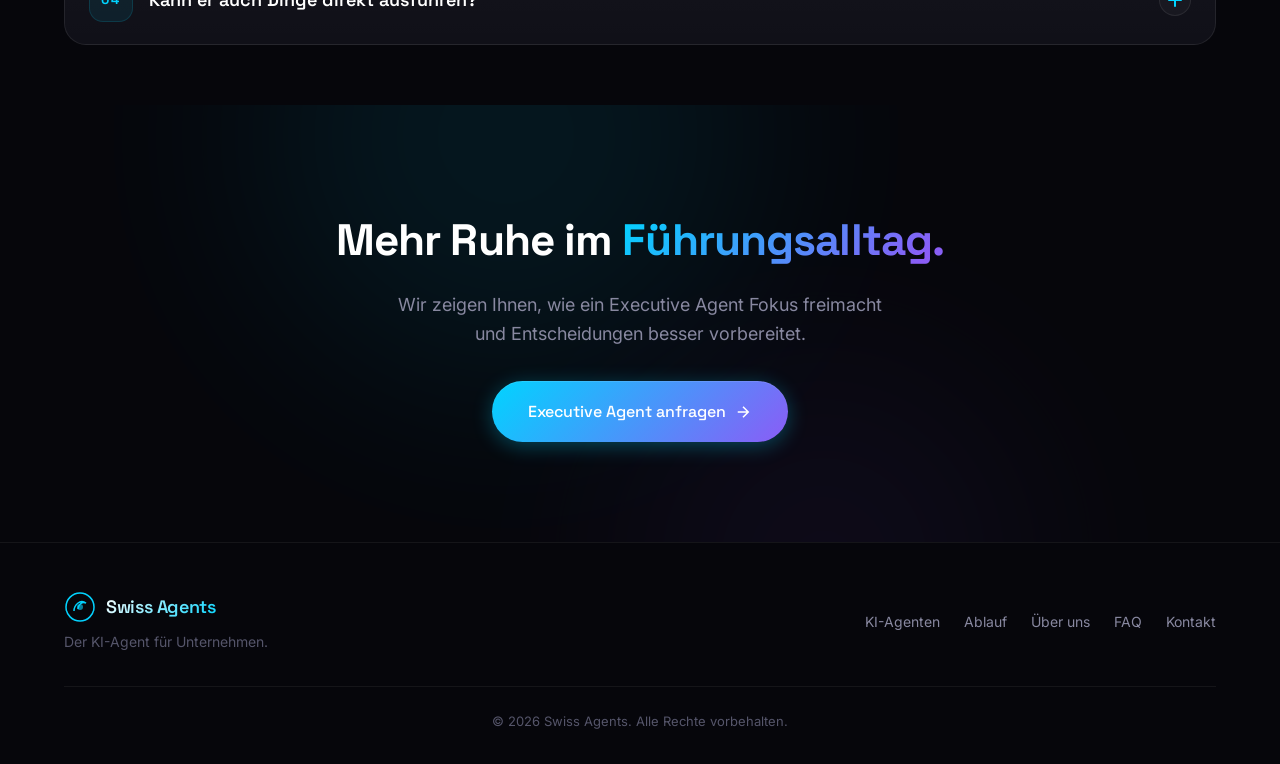
<file: executive-agent-schweiz.html>
<!DOCTYPE html>
<html lang="de">
<head>
    <meta charset="UTF-8">
    <meta name="viewport" content="width=device-width, initial-scale=1.0">
    <title>Executive Agent für Führungskräfte Schweiz | Swiss Agents</title>
    <meta name="description" content="Der Executive Agent von Swiss Agents ist Ihr digitaler Assistent für Inbox, Prioritäten, Termine und Briefings. Für Führungskräfte in der Schweiz.">
    <link rel="preconnect" href="https://fonts.googleapis.com">
    <link rel="preconnect" href="https://fonts.gstatic.com" crossorigin>
    <link href="https://fonts.googleapis.com/css2?family=Inter:wght@300;400;500;600;700;800;900&family=Space+Grotesk:wght@300;400;500;600;700&display=swap" rel="stylesheet">
    <link rel="stylesheet" href="styles.css">
</head>
<body>
    <nav class="nav scrolled" id="nav">
        <div class="nav-inner">
            <a href="index.html" class="nav-logo">
                <div class="logo-icon">
                    <svg viewBox="0 0 32 32" fill="none">
                        <circle cx="16" cy="16" r="14" stroke="url(#logoGrad)" stroke-width="1.5"/>
                        <path d="M10 20 C10 14, 16 8, 22 12 C18 10, 14 14, 14 18" stroke="url(#logoGrad)" stroke-width="1.5" fill="none"/>
                        <circle cx="16" cy="16" r="3" fill="url(#logoGrad)" opacity="0.6"/>
                        <defs>
                            <linearGradient id="logoGrad" x1="0" y1="0" x2="32" y2="32">
                                <stop offset="0%" stop-color="#00d4ff"/>
                                <stop offset="100%" stop-color="#8b5cf6"/>
                            </linearGradient>
                        </defs>
                    </svg>
                </div>
                <span class="logo-text">Swiss Agents</span>
            </a>
            <div class="nav-links" id="navLinks">
                <a href="leistungen.html" class="nav-link">KI-Agenten</a>
                <a href="ablauf.html" class="nav-link">Ablauf</a>
                <a href="ueber-uns.html" class="nav-link">Über uns</a>
                <a href="faq.html" class="nav-link">FAQ</a>
                <a href="kontakt.html" class="nav-cta">Demo buchen</a>
            </div>
            <button class="nav-toggle" id="navToggle" aria-label="Menu">
                <span></span><span></span><span></span>
            </button>
        </div>
    </nav>

    <section class="page-header">
        <div class="page-header-glow"></div>
        <div class="container">
            <span class="section-label animate-on-scroll">Executive Agent</span>
            <h1 class="section-title animate-on-scroll">Ihr digitaler Assistent<br><span class="gradient-text">für Fokus und Prioritäten.</span></h1>
            <p class="section-subtitle animate-on-scroll">Der Executive Agent ist Ihr persönlicher KI-Agent für Führungskräfte: per Call erreichbar, mit Zugriff auf Ihren Kalender, laufende Themen und die Systeme, die Sie im Alltag wirklich nutzen.</p>
        </div>
    </section>

    <section class="section" style="padding-top: 0;">
        <div class="section-glow section-glow-purple"></div>
        <div class="container">
            <div class="stats-grid animate-on-scroll" style="margin-bottom: 60px;">
                <div class="stat-item">
                    <div class="stat-value">1x</div>
                    <div class="stat-label">Klarer Tagesüberblick statt Einzelinfos</div>
                </div>
                <div class="stat-item">
                    <div class="stat-value">24/7</div>
                    <div class="stat-label">Unterstützung für Vorbereitung und Struktur</div>
                </div>
                <div class="stat-item">
                    <div class="stat-value">Mehr</div>
                    <div class="stat-label">Fokus auf Entscheidungen und Führung</div>
                </div>
                <div class="stat-item">
                    <div class="stat-value">Weniger</div>
                    <div class="stat-label">Kontextwechsel im Alltag</div>
                </div>
            </div>
            <div class="section-header animate-on-scroll">
                <span class="section-label">Im Alltag</span>
                <h2 class="section-title">Weniger Kontextwechsel, <span class="gradient-text">mehr Überblick.</span></h2>
                <p class="section-subtitle">Der Executive Agent bündelt die Dinge, die Führungskräfte verlangsamen: zu viele Informationen, zu wenig Struktur und ständige Unterbrechungen.</p>
            </div>
            <div class="problem-grid">
                <div class="problem-card animate-on-scroll" style="--delay: 0">
                    <h3>Per Call erreichbar</h3>
                    <p>Sie können den Agent direkt anrufen und ihn in Echtzeit nach Ihrem Tag, Prioritäten oder offenen Punkten fragen.</p>
                </div>
                <div class="problem-card animate-on-scroll" style="--delay: 1">
                    <h3>Kalender & Tagesüberblick</h3>
                    <p>Er beantwortet Fragen wie: Was kommt heute, welche Termine stehen an, was ist als Nächstes wichtig und kann Termine bei Bedarf auch planen oder verschieben.</p>
                </div>
                <div class="problem-card animate-on-scroll" style="--delay: 2">
                    <h3>Zugriff auf laufende Themen</h3>
                    <p>Wenn Sie ihm Zugriff geben, kann er zu laufenden Aufgaben, offenen Punkten und relevanten Vorgängen direkt Auskunft geben.</p>
                </div>
                <div class="problem-card animate-on-scroll" style="--delay: 3">
                    <h3>Direkt etwas ausführen</h3>
                    <p>Er kann nicht nur informieren, sondern Aufgaben anstoßen - zum Beispiel Angebote vorbereiten oder direkt erstellen, wenn Sie es per Call beauftragen.</p>
                </div>
            </div>
        </div>
    </section>

    <section class="section">
        <div class="section-glow"></div>
        <div class="container">
            <div class="section-header animate-on-scroll">
                <span class="section-label">Nutzen</span>
                <h2 class="section-title">Ein Assistent für <span class="gradient-text">Tempo, Klarheit und Priorität.</span></h2>
            </div>
            <div class="use-cases-grid">
                <div class="use-case-card animate-on-scroll" style="--delay: 0">
                    <h3>Ein Agent auf Abruf</h3>
                    <p>Statt selbst Systeme zu öffnen, fragen Sie den Agent direkt und erhalten sofort eine verwertbare Antwort.</p>
                    <span class="use-case-tag">Schneller im Alltag</span>
                </div>
                <div class="use-case-card animate-on-scroll" style="--delay: 1">
                    <h3>Weniger Kontextwechsel</h3>
                    <p>Kalender, laufende Themen, offene Punkte oder vorbereitende Aufgaben werden gebündelt statt aus mehreren Tools zusammengesucht.</p>
                    <span class="use-case-tag">Mehr Fokus</span>
                </div>
                <div class="use-case-card animate-on-scroll" style="--delay: 2">
                    <h3>Mehr direkte Umsetzung</h3>
                    <p>Wenn Sie etwas brauchen, kann der Agent Vorarbeit direkt starten - von der Struktur bis zum ersten Entwurf.</p>
                    <span class="use-case-tag">Vom Fragen ins Handeln</span>
                </div>
            </div>
        </div>
    </section>

    <section class="section">
        <div class="container">
            <div class="section-header animate-on-scroll">
                <span class="section-label">Im Detail</span>
                <h2 class="section-title">Was der Executive Agent <span class="gradient-text">konkret unterstützt.</span></h2>
            </div>
            <div class="modules-grid">
                <div class="module-card animate-on-scroll" style="--delay: 0" data-color="teal">
                    <div class="module-card-inner">
                        <div class="module-glow"></div>
                        <h3 class="module-title">Persönlicher Daily Agent</h3>
                        <p class="module-desc">Sie sprechen mit dem Agent wie mit einem persönlichen Assistenten, der Ihren Tag kennt.</p>
                        <ul class="module-features">
                            <li><span class="feature-dot"></span>Per Call nach dem Tagesplan fragen</li>
                            <li><span class="feature-dot"></span>Kalender, Termine und Prioritäten abrufen</li>
                            <li><span class="feature-dot"></span>Meetings vorbereiten und vorplanen</li>
                            <li><span class="feature-dot"></span>Termine planen oder verschieben</li>
                            <li><span class="feature-dot"></span>Offene Punkte und laufende Themen einordnen</li>
                        </ul>
                    </div>
                </div>
                <div class="module-card animate-on-scroll" style="--delay: 1" data-color="purple">
                    <div class="module-card-inner">
                        <div class="module-glow"></div>
                        <h3 class="module-title">Zugriff & Ausführung</h3>
                        <p class="module-desc">Mit dem richtigen Zugriff beantwortet der Agent nicht nur Fragen, sondern setzt Dinge direkt in Bewegung.</p>
                        <ul class="module-features">
                            <li><span class="feature-dot"></span>Auf relevante Tools und Systeme zugreifen</li>
                            <li><span class="feature-dot"></span>Fragen zu laufenden Vorgängen beantworten</li>
                            <li><span class="feature-dot"></span>Angebote vorbereiten oder erstellen</li>
                            <li><span class="feature-dot"></span>Vorarbeit direkt aus einem Call heraus starten</li>
                        </ul>
                    </div>
                </div>
            </div>
        </div>
    </section>

    <section class="section">
        <div class="container">
            <div class="section-header animate-on-scroll">
                <span class="section-label">FAQ</span>
                <h2 class="section-title">Häufige Fragen zum <span class="gradient-text">Executive Agent.</span></h2>
            </div>
            <div class="faq-list">
                <div class="faq-item animate-on-scroll active" style="--delay: 0">
                    <button class="faq-question" aria-expanded="true">
                        <span class="faq-question-meta">01</span>
                        <span class="faq-question-text">Ist das nur für CEOs gedacht?</span>
                        <div class="faq-toggle"><span></span><span></span></div>
                    </button>
                    <div class="faq-answer">
                        <p>Nein. Der Executive Agent ist für alle Rollen sinnvoll, die viele Informationen bündeln, priorisieren und in Entscheidungen übersetzen müssen.</p>
                    </div>
                </div>
                <div class="faq-item animate-on-scroll" style="--delay: 1">
                    <button class="faq-question" aria-expanded="false">
                        <span class="faq-question-meta">02</span>
                        <span class="faq-question-text">Kann ich ihn wirklich einfach anrufen?</span>
                        <div class="faq-toggle"><span></span><span></span></div>
                    </button>
                    <div class="faq-answer">
                        <p>Ja. Genau das ist eine Stärke des Executive Agent. Sie können ihn per Call nach Ihrem Tag, Ihrem Kalender, laufenden Themen oder konkreten Aufgaben fragen.</p>
                    </div>
                </div>
                <div class="faq-item animate-on-scroll" style="--delay: 2">
                    <button class="faq-question" aria-expanded="false">
                        <span class="faq-question-meta">03</span>
                        <span class="faq-question-text">Kann er auch Termine planen oder verschieben?</span>
                        <div class="faq-toggle"><span></span><span></span></div>
                    </button>
                    <div class="faq-answer">
                        <p>Ja. Wenn Sie ihm Zugriff geben, kann er Meetings vorplanen, Termine koordinieren und bestehende Termine auch direkt verschieben.</p>
                    </div>
                </div>
                <div class="faq-item animate-on-scroll" style="--delay: 3">
                    <button class="faq-question" aria-expanded="false">
                        <span class="faq-question-meta">04</span>
                        <span class="faq-question-text">Kann er auch Dinge direkt ausführen?</span>
                        <div class="faq-toggle"><span></span><span></span></div>
                    </button>
                    <div class="faq-answer">
                        <p>Ja. Wenn Sie ihm Zugriff geben, kann er nicht nur informieren, sondern auch Vorarbeit übernehmen - zum Beispiel Angebote vorbereiten oder direkt erstellen.</p>
                    </div>
                </div>
            </div>
        </div>
    </section>

    <section class="section section-cta-banner">
        <div class="cta-banner-bg">
            <div class="cta-glow cta-glow-1"></div>
            <div class="cta-glow cta-glow-2"></div>
        </div>
        <div class="container">
            <div class="cta-banner-content animate-on-scroll">
                <h2>Mehr Ruhe im <span class="gradient-text">Führungsalltag.</span></h2>
                <p>Wir zeigen Ihnen, wie ein Executive Agent Fokus freimacht und Entscheidungen besser vorbereitet.</p>
                <a href="kontakt.html" class="btn btn-primary btn-lg">
                    <span>Executive Agent anfragen</span>
                    <svg class="btn-arrow" viewBox="0 0 24 24" fill="none" stroke="currentColor" stroke-width="2"><path d="M5 12h14M12 5l7 7-7 7"/></svg>
                </a>
            </div>
        </div>
    </section>

    <footer class="footer">
        <div class="container">
            <div class="footer-inner">
                <div class="footer-brand">
                    <div class="nav-logo">
                        <div class="logo-icon">
                            <svg viewBox="0 0 32 32" fill="none">
                                <circle cx="16" cy="16" r="14" stroke="url(#footerGrad)" stroke-width="1.5"/>
                                <path d="M10 20 C10 14, 16 8, 22 12 C18 10, 14 14, 14 18" stroke="url(#footerGrad)" stroke-width="1.5" fill="none"/>
                                <circle cx="16" cy="16" r="3" fill="url(#footerGrad)" opacity="0.6"/>
                                <defs>
                                    <linearGradient id="footerGrad" x1="0" y1="0" x2="32" y2="32">
                                        <stop offset="0%" stop-color="#00d4ff"/>
                                        <stop offset="100%" stop-color="#8b5cf6"/>
                                    </linearGradient>
                                </defs>
                            </svg>
                        </div>
                        <span class="logo-text">Swiss Agents</span>
                    </div>
                    <p class="footer-tagline">Der KI-Agent für Unternehmen.</p>
                </div>
                <div class="footer-links">
                    <a href="leistungen.html">KI-Agenten</a>
                    <a href="ablauf.html">Ablauf</a>
                    <a href="ueber-uns.html">Über uns</a>
                    <a href="faq.html">FAQ</a>
                    <a href="kontakt.html">Kontakt</a>
                </div>
            </div>
            <div class="footer-bottom">
                <p>&copy; 2026 Swiss Agents. Alle Rechte vorbehalten.</p>
            </div>
        </div>
    </footer>

    <script src="script.js"></script>
</body>
</html>
</file>
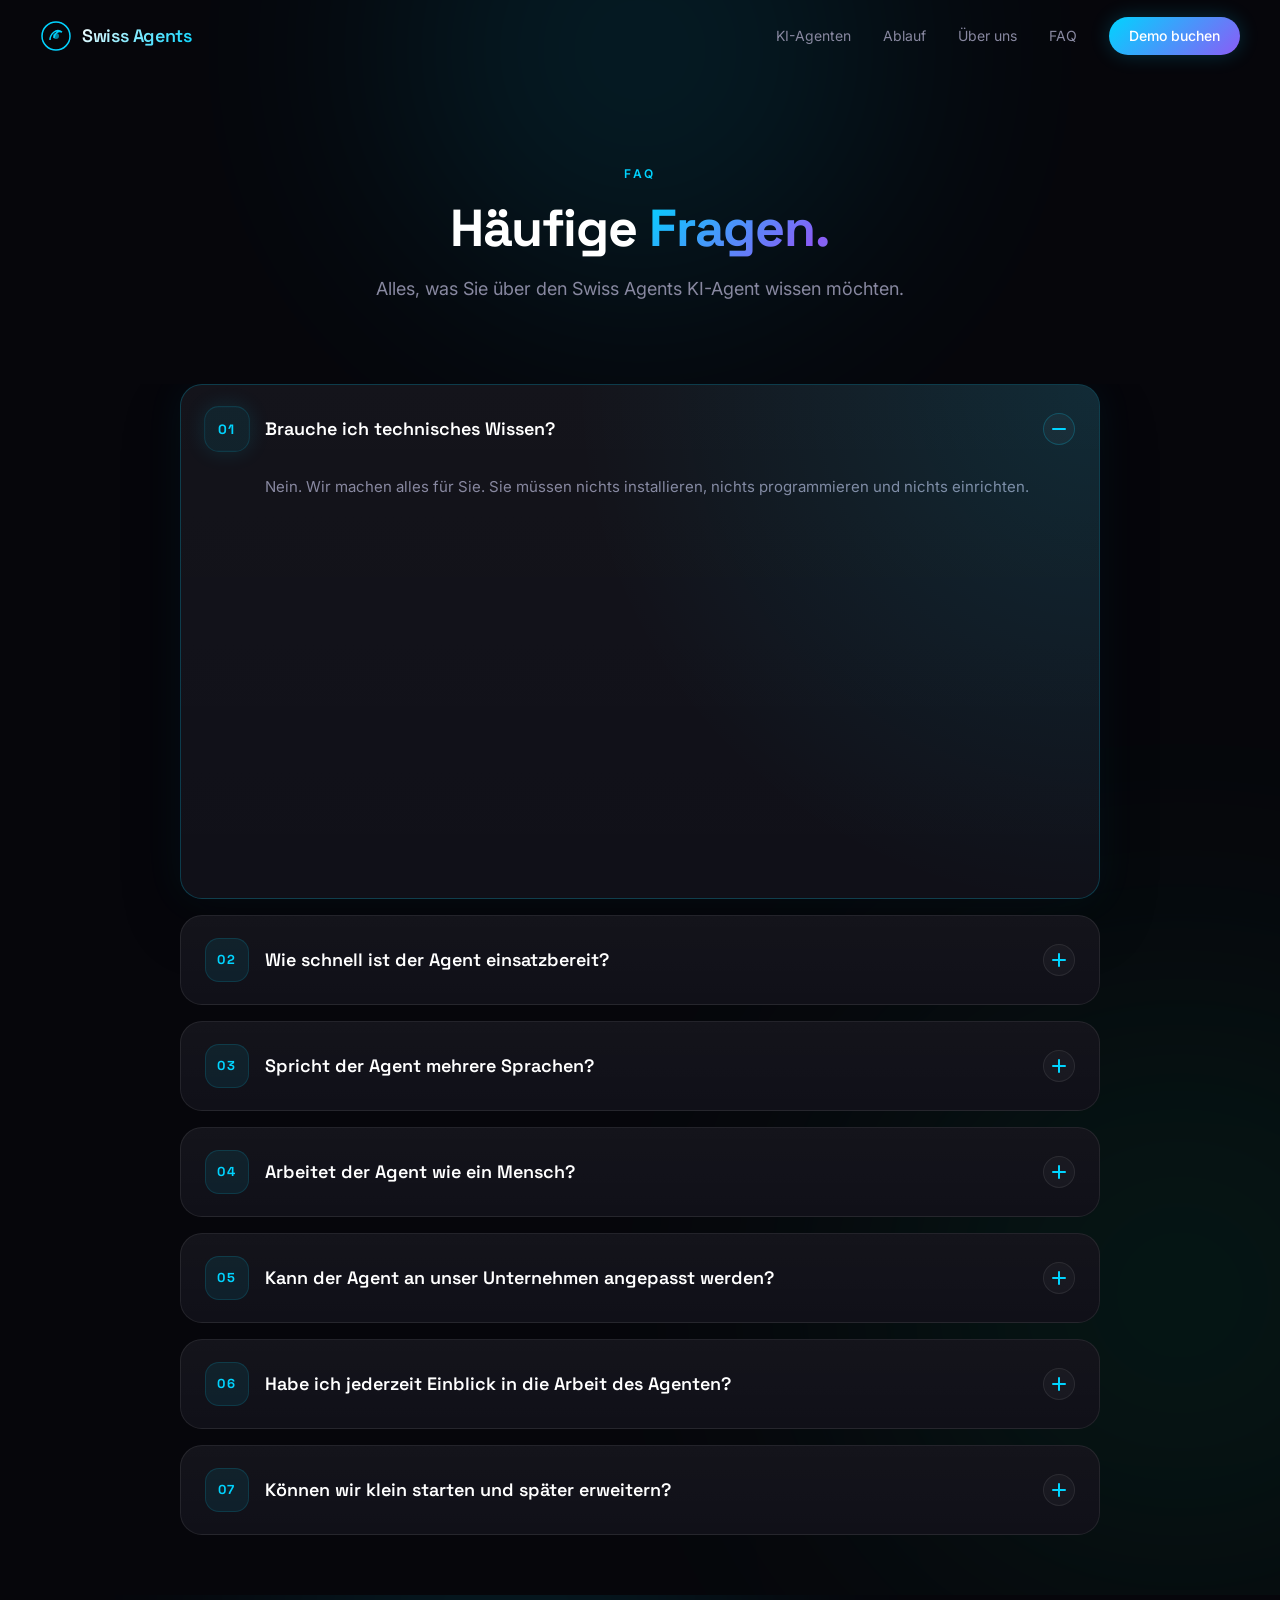
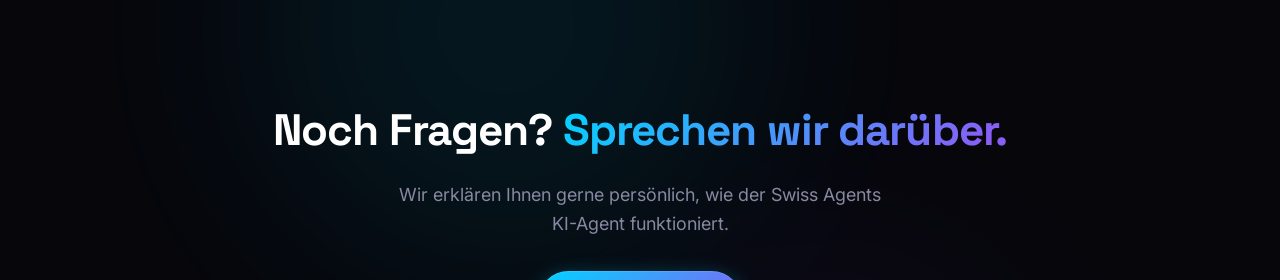
<file: faq.html>
<!DOCTYPE html>
<html lang="de">
<head>
    <meta charset="UTF-8">
    <meta name="viewport" content="width=device-width, initial-scale=1.0">
    <title>FAQ - Swiss Agents</title>
    <meta name="description" content="Häufig gestellte Fragen zum Swiss Agents KI-Agent. Kein technisches Wissen nötig, einsatzbereit in 7–10 Tagen.">
    <link rel="preconnect" href="https://fonts.googleapis.com">
    <link rel="preconnect" href="https://fonts.gstatic.com" crossorigin>
    <link href="https://fonts.googleapis.com/css2?family=Inter:wght@300;400;500;600;700;800;900&family=Space+Grotesk:wght@300;400;500;600;700&display=swap" rel="stylesheet">
    <link rel="stylesheet" href="styles.css">
</head>
<body>
    <!-- NAVIGATION -->
    <nav class="nav scrolled" id="nav">
        <div class="nav-inner">
            <a href="index.html" class="nav-logo">
                <div class="logo-icon">
                    <svg viewBox="0 0 32 32" fill="none">
                        <circle cx="16" cy="16" r="14" stroke="url(#logoGrad)" stroke-width="1.5"/>
                        <path d="M10 20 C10 14, 16 8, 22 12 C18 10, 14 14, 14 18" stroke="url(#logoGrad)" stroke-width="1.5" fill="none"/>
                        <circle cx="16" cy="16" r="3" fill="url(#logoGrad)" opacity="0.6"/>
                        <defs>
                            <linearGradient id="logoGrad" x1="0" y1="0" x2="32" y2="32">
                                <stop offset="0%" stop-color="#00d4ff"/>
                                <stop offset="100%" stop-color="#8b5cf6"/>
                            </linearGradient>
                        </defs>
                    </svg>
                </div>
                <span class="logo-text">Swiss Agents</span>
            </a>
            <div class="nav-links" id="navLinks">
                <a href="leistungen.html" class="nav-link">KI-Agenten</a>
                <a href="ablauf.html" class="nav-link">Ablauf</a>
                <a href="ueber-uns.html" class="nav-link">Über uns</a>
                <a href="faq.html" class="nav-link">FAQ</a>
                <a href="kontakt.html" class="nav-cta">Demo buchen</a>
            </div>
            <button class="nav-toggle" id="navToggle" aria-label="Menu">
                <span></span><span></span><span></span>
            </button>
        </div>
    </nav>

    <!-- PAGE HEADER -->
    <section class="page-header">
        <div class="page-header-glow"></div>
        <div class="container">
            <span class="section-label animate-on-scroll">FAQ</span>
            <h1 class="section-title animate-on-scroll">Häufige <span class="gradient-text">Fragen.</span></h1>
            <p class="section-subtitle animate-on-scroll">Alles, was Sie über den Swiss Agents KI-Agent wissen möchten.</p>
        </div>
    </section>

    <!-- FAQ -->
    <section class="section" style="padding-top: 0;">
        <div class="section-glow section-glow-teal"></div>
        <div class="container">
            <div class="faq-showcase">
                <div class="faq-list">
                <div class="faq-item animate-on-scroll active" style="--delay: 0" data-faq-index="01" data-faq-summary="Die wichtigsten Antworten auf einen Blick, ohne technisches Fachchinesisch.">
                    <button class="faq-question" aria-expanded="true">
                        <span class="faq-question-meta">01</span>
                        <span class="faq-question-text">Brauche ich technisches Wissen?</span>
                        <div class="faq-toggle"><span></span><span></span></div>
                    </button>
                    <div class="faq-answer">
                        <p>Nein. Wir machen alles für Sie. Sie müssen nichts installieren, nichts programmieren und nichts einrichten.</p>
                    </div>
                </div>
                <div class="faq-item animate-on-scroll" style="--delay: 1" data-faq-index="02" data-faq-summary="Von der Abstimmung bis zum Livegang dauert es in der Regel nur wenige Tage, nicht Monate.">
                    <button class="faq-question" aria-expanded="false">
                        <span class="faq-question-meta">02</span>
                        <span class="faq-question-text">Wie schnell ist der Agent einsatzbereit?</span>
                        <div class="faq-toggle"><span></span><span></span></div>
                    </button>
                    <div class="faq-answer">
                        <p>Meist in 7-10 Tagen. Nach unserem Erstgespräch geht es schnell - wir passen den Agenten an Ihre Bedürfnisse an und testen gemeinsam, bevor er startet.</p>
                    </div>
                </div>
                <div class="faq-item animate-on-scroll" style="--delay: 2" data-faq-index="03" data-faq-summary="Mehrsprachigkeit ist direkt mitgedacht, damit Ihr Agent auch international sauber auftreten kann.">
                    <button class="faq-question" aria-expanded="false">
                        <span class="faq-question-meta">03</span>
                        <span class="faq-question-text">Spricht der Agent mehrere Sprachen?</span>
                        <div class="faq-toggle"><span></span><span></span></div>
                    </button>
                    <div class="faq-answer">
                        <p>Ja - Deutsch, Englisch, Französisch, Italienisch. Und bei Bedarf auch weitere Sprachen.</p>
                    </div>
                </div>
                <div class="faq-item animate-on-scroll" style="--delay: 3" data-faq-index="04" data-faq-summary="Ihr Agent handelt wie ein digitaler Mitarbeiter: verlässlich, konsistent und rund um die Uhr verfügbar.">
                    <button class="faq-question" aria-expanded="false">
                        <span class="faq-question-meta">04</span>
                        <span class="faq-question-text">Arbeitet der Agent wie ein Mensch?</span>
                        <div class="faq-toggle"><span></span><span></span></div>
                    </button>
                    <div class="faq-answer">
                        <p>Er verhält sich wie ein digitaler Mitarbeiter, der Ihre Aufgaben übernimmt. Er versteht, antwortet und handelt - freundlich, zuverlässig und rund um die Uhr.</p>
                    </div>
                </div>
                <div class="faq-item animate-on-scroll" style="--delay: 4" data-faq-index="05" data-faq-summary="Der Agent wird auf Ihre Abläufe angepasst, damit er sich nicht fremd anfühlt, sondern wie ein Teil Ihres Unternehmens.">
                    <button class="faq-question" aria-expanded="false">
                        <span class="faq-question-meta">05</span>
                        <span class="faq-question-text">Kann der Agent an unser Unternehmen angepasst werden?</span>
                        <div class="faq-toggle"><span></span><span></span></div>
                    </button>
                    <div class="faq-answer">
                        <p>Ja. Sprache, Prozesse, Tonalität und Aufgaben werden auf Ihr Unternehmen abgestimmt, damit der Agent so arbeitet, wie es zu Ihrem Alltag passt.</p>
                    </div>
                </div>
                <div class="faq-item animate-on-scroll" style="--delay: 5" data-faq-index="06" data-faq-summary="Sie behalten jederzeit die Kontrolle und sehen nachvollziehbar, was Ihr Agent übernimmt.">
                    <button class="faq-question" aria-expanded="false">
                        <span class="faq-question-meta">06</span>
                        <span class="faq-question-text">Habe ich jederzeit Einblick in die Arbeit des Agenten?</span>
                        <div class="faq-toggle"><span></span><span></span></div>
                    </button>
                    <div class="faq-answer">
                        <p>Ja. Über Ihr Dashboard sehen Sie Aktivitäten, Status, relevante Vorgänge und die wichtigsten Ergebnisse transparent und in Echtzeit.</p>
                    </div>
                </div>
                <div class="faq-item animate-on-scroll" style="--delay: 6" data-faq-index="07" data-faq-summary="Sie starten nicht mit einem Mammutprojekt, sondern mit einem klaren Einstieg, den man sinnvoll erweitern kann.">
                    <button class="faq-question" aria-expanded="false">
                        <span class="faq-question-meta">07</span>
                        <span class="faq-question-text">Können wir klein starten und später erweitern?</span>
                        <div class="faq-toggle"><span></span><span></span></div>
                    </button>
                    <div class="faq-answer">
                        <p>Ja. Viele Unternehmen starten mit einem klaren Anwendungsfall und bauen danach Schritt für Schritt weitere Agenten oder Aufgabenbereiche aus.</p>
                    </div>
                </div>
                </div>
            </div>
        </div>
    </section>

    <!-- CTA BANNER -->
    <section class="section section-cta-banner">
        <div class="cta-banner-bg">
            <div class="cta-glow cta-glow-1"></div>
            <div class="cta-glow cta-glow-2"></div>
        </div>
        <div class="container">
            <div class="cta-banner-content animate-on-scroll">
                <h2>Noch Fragen? <span class="gradient-text">Sprechen wir darüber.</span></h2>
                <p>Wir erklären Ihnen gerne persönlich, wie der Swiss Agents KI-Agent funktioniert.</p>
                <a href="kontakt.html" class="btn btn-primary btn-lg">
                    <span>Demo buchen</span>
                    <svg class="btn-arrow" viewBox="0 0 24 24" fill="none" stroke="currentColor" stroke-width="2"><path d="M5 12h14M12 5l7 7-7 7"/></svg>
                </a>
            </div>
        </div>
    </section>

    <!-- FOOTER -->
    <footer class="footer">
        <div class="container">
            <div class="footer-inner">
                <div class="footer-brand">
                    <div class="nav-logo">
                        <div class="logo-icon">
                            <svg viewBox="0 0 32 32" fill="none">
                                <circle cx="16" cy="16" r="14" stroke="url(#footerGrad)" stroke-width="1.5"/>
                                <path d="M10 20 C10 14, 16 8, 22 12 C18 10, 14 14, 14 18" stroke="url(#footerGrad)" stroke-width="1.5" fill="none"/>
                                <circle cx="16" cy="16" r="3" fill="url(#footerGrad)" opacity="0.6"/>
                                <defs>
                                    <linearGradient id="footerGrad" x1="0" y1="0" x2="32" y2="32">
                                        <stop offset="0%" stop-color="#00d4ff"/>
                                        <stop offset="100%" stop-color="#8b5cf6"/>
                                    </linearGradient>
                                </defs>
                            </svg>
                        </div>
                        <span class="logo-text">Swiss Agents</span>
                    </div>
                    <p class="footer-tagline">Der KI-Agent für Unternehmen.</p>
                </div>
                <div class="footer-links">
                    <a href="leistungen.html">KI-Agenten</a>
                    <a href="ablauf.html">Ablauf</a>
                    <a href="ueber-uns.html">Über uns</a>
                    <a href="faq.html">FAQ</a>
                    <a href="kontakt.html">Kontakt</a>
                </div>
            </div>
            <div class="footer-bottom">
                <p>&copy; 2026 Swiss Agents. Alle Rechte vorbehalten.</p>
            </div>
        </div>
    </footer>

    <!-- FLOATING CTA -->
    <div class="floating-cta" id="floatingCta">
        <a href="kontakt.html" class="floating-cta-btn">
            <span class="floating-pulse"></span>
            <span>Jetzt Demo buchen</span>
            <svg width="16" height="16" viewBox="0 0 24 24" fill="none" stroke="currentColor" stroke-width="2.5"><path d="M5 12h14M12 5l7 7-7 7"/></svg>
        </a>
    </div>

    <script src="script.js"></script>
</body>
</html>
</file>
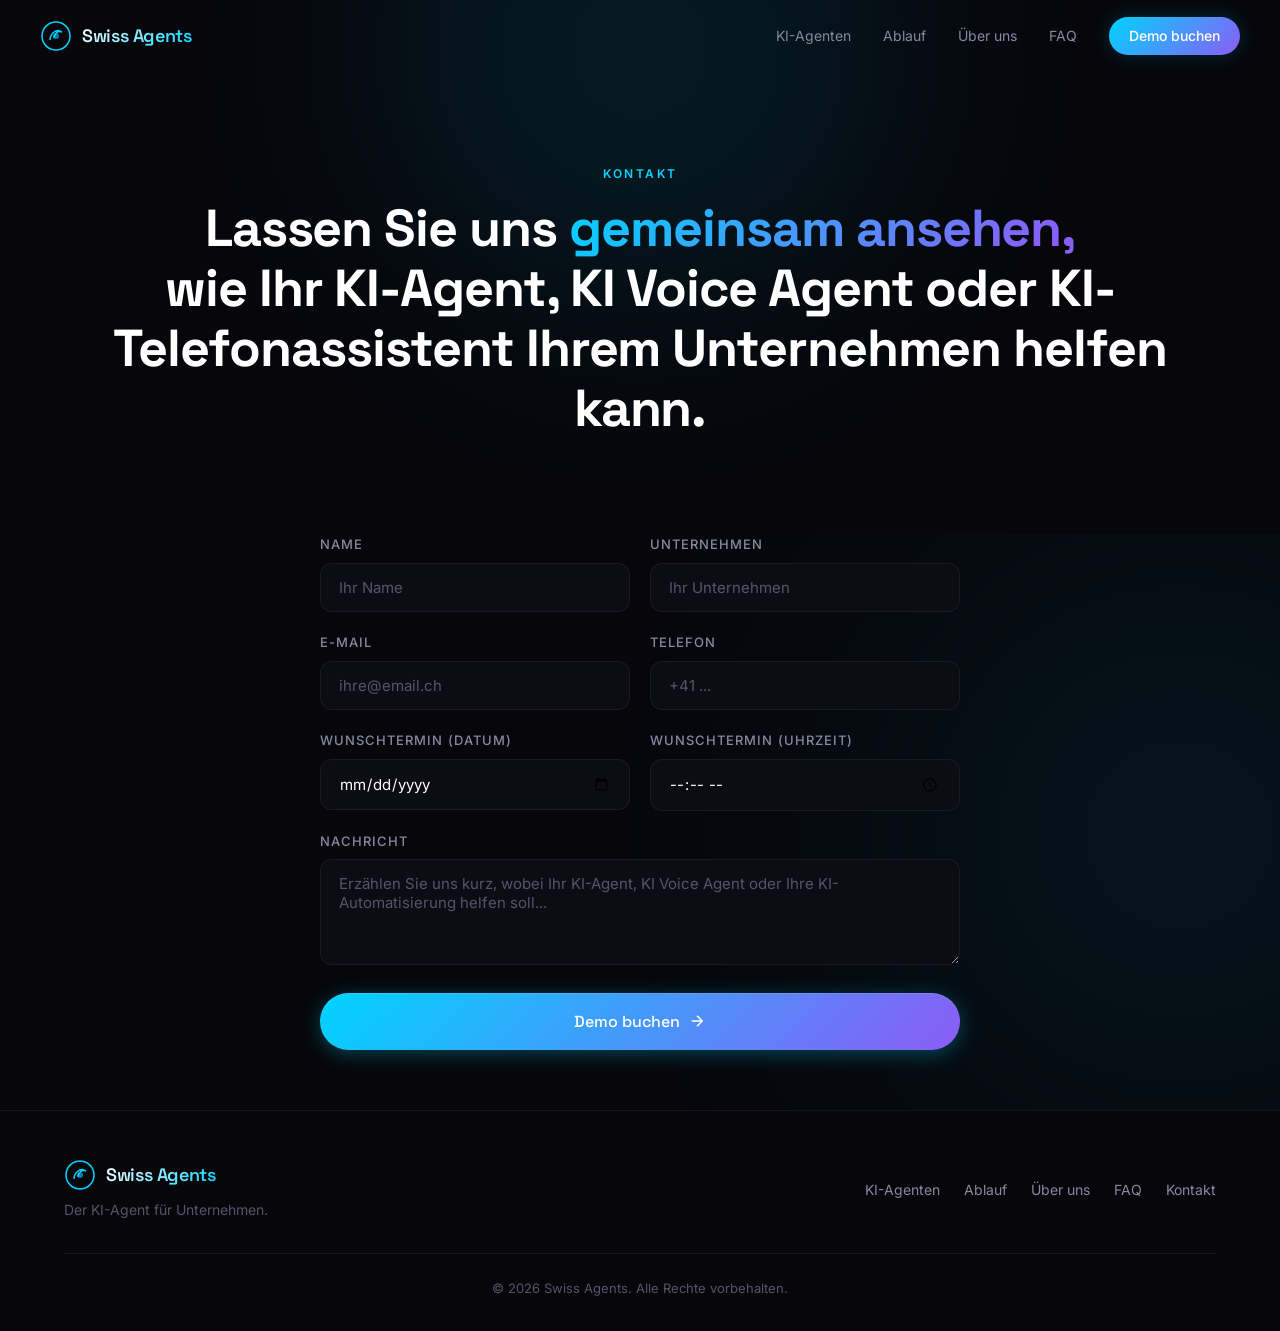
<file: kontakt.html>
<!DOCTYPE html>
<html lang="de">
<head>
    <meta charset="UTF-8">
    <meta name="viewport" content="width=device-width, initial-scale=1.0">
    <title>KI-Agent Demo buchen - KI Voice Agent Schweiz | Swiss Agents</title>
    <meta name="description" content="Buchen Sie Ihre Demo für einen KI-Agenten in der Schweiz. Wir zeigen Ihnen, wie Ihr KI Voice Agent, KI-Telefonassistent oder Ihre KI-Automatisierung konkret hilft.">
    <link rel="preconnect" href="https://fonts.googleapis.com">
    <link rel="preconnect" href="https://fonts.gstatic.com" crossorigin>
    <link href="https://fonts.googleapis.com/css2?family=Inter:wght@300;400;500;600;700;800;900&family=Space+Grotesk:wght@300;400;500;600;700&display=swap" rel="stylesheet">
    <link rel="stylesheet" href="styles.css">
</head>
<body>
    <!-- NAVIGATION -->
    <nav class="nav scrolled" id="nav">
        <div class="nav-inner">
            <a href="index.html" class="nav-logo">
                <div class="logo-icon">
                    <svg viewBox="0 0 32 32" fill="none">
                        <circle cx="16" cy="16" r="14" stroke="url(#logoGrad)" stroke-width="1.5"/>
                        <path d="M10 20 C10 14, 16 8, 22 12 C18 10, 14 14, 14 18" stroke="url(#logoGrad)" stroke-width="1.5" fill="none"/>
                        <circle cx="16" cy="16" r="3" fill="url(#logoGrad)" opacity="0.6"/>
                        <defs>
                            <linearGradient id="logoGrad" x1="0" y1="0" x2="32" y2="32">
                                <stop offset="0%" stop-color="#00d4ff"/>
                                <stop offset="100%" stop-color="#8b5cf6"/>
                            </linearGradient>
                        </defs>
                    </svg>
                </div>
                <span class="logo-text">Swiss Agents</span>
            </a>
            <div class="nav-links" id="navLinks">
                <a href="leistungen.html" class="nav-link">KI-Agenten</a>
                <a href="ablauf.html" class="nav-link">Ablauf</a>
                <a href="ueber-uns.html" class="nav-link">Über uns</a>
                <a href="faq.html" class="nav-link">FAQ</a>
                <a href="kontakt.html" class="nav-cta">Demo buchen</a>
            </div>
            <button class="nav-toggle" id="navToggle" aria-label="Menu">
                <span></span><span></span><span></span>
            </button>
        </div>
    </nav>

    <!-- PAGE HEADER -->
    <section class="page-header">
        <div class="page-header-glow"></div>
        <div class="container">
            <span class="section-label animate-on-scroll">Kontakt</span>
            <h1 class="section-title animate-on-scroll">Lassen Sie uns <span class="gradient-text">gemeinsam ansehen,</span><br>wie Ihr KI-Agent, KI Voice Agent oder KI-Telefonassistent Ihrem Unternehmen helfen kann.</h1>
        </div>
    </section>

    <!-- CONTACT FORM -->
    <section class="section" style="padding-top: 0;">
        <div class="section-glow"></div>
        <div class="container">
            <div class="contact-layout">
                <form class="contact-form animate-on-scroll" id="contactForm">
                    <div class="form-row">
                        <div class="form-group">
                            <label for="name">Name</label>
                            <input type="text" id="name" name="name" placeholder="Ihr Name" required>
                            <div class="input-glow"></div>
                        </div>
                        <div class="form-group">
                            <label for="company">Unternehmen</label>
                            <input type="text" id="company" name="company" placeholder="Ihr Unternehmen">
                            <div class="input-glow"></div>
                        </div>
                    </div>
                    <div class="form-row">
                        <div class="form-group">
                            <label for="email">E-Mail</label>
                            <input type="email" id="email" name="email" placeholder="ihre@email.ch" required>
                            <div class="input-glow"></div>
                        </div>
                        <div class="form-group">
                            <label for="phone">Telefon</label>
                            <input type="tel" id="phone" name="phone" placeholder="+41 ...">
                            <div class="input-glow"></div>
                        </div>
                    </div>
                    <div class="form-row">
                        <div class="form-group">
                            <label for="preferredDate">Wunschtermin (Datum)</label>
                            <input type="date" id="preferredDate" name="preferredDate" min="">
                            <div class="input-glow"></div>
                        </div>
                        <div class="form-group">
                            <label for="preferredTime">Wunschtermin (Uhrzeit)</label>
                            <input type="time" id="preferredTime" name="preferredTime" step="900">
                            <div class="input-glow"></div>
                        </div>
                    </div>
                    <div class="form-group">
                        <label for="message">Nachricht</label>
                        <textarea id="message" name="message" rows="4" placeholder="Erzählen Sie uns kurz, wobei Ihr KI-Agent, KI Voice Agent oder Ihre KI-Automatisierung helfen soll..."></textarea>
                        <div class="input-glow"></div>
                    </div>
                    <button type="submit" class="btn btn-primary btn-lg btn-full">
                        <span>Demo buchen</span>
                        <svg class="btn-arrow" viewBox="0 0 24 24" fill="none" stroke="currentColor" stroke-width="2"><path d="M5 12h14M12 5l7 7-7 7"/></svg>
                    </button>
                </form>
            </div>
        </div>
    </section>

    <!-- FOOTER -->
    <footer class="footer">
        <div class="container">
            <div class="footer-inner">
                <div class="footer-brand">
                    <div class="nav-logo">
                        <div class="logo-icon">
                            <svg viewBox="0 0 32 32" fill="none">
                                <circle cx="16" cy="16" r="14" stroke="url(#footerGrad)" stroke-width="1.5"/>
                                <path d="M10 20 C10 14, 16 8, 22 12 C18 10, 14 14, 14 18" stroke="url(#footerGrad)" stroke-width="1.5" fill="none"/>
                                <circle cx="16" cy="16" r="3" fill="url(#footerGrad)" opacity="0.6"/>
                                <defs>
                                    <linearGradient id="footerGrad" x1="0" y1="0" x2="32" y2="32">
                                        <stop offset="0%" stop-color="#00d4ff"/>
                                        <stop offset="100%" stop-color="#8b5cf6"/>
                                    </linearGradient>
                                </defs>
                            </svg>
                        </div>
                        <span class="logo-text">Swiss Agents</span>
                    </div>
                    <p class="footer-tagline">Der KI-Agent für Unternehmen.</p>
                </div>
                <div class="footer-links">
                    <a href="leistungen.html">KI-Agenten</a>
                    <a href="ablauf.html">Ablauf</a>
                    <a href="ueber-uns.html">Über uns</a>
                    <a href="faq.html">FAQ</a>
                    <a href="kontakt.html">Kontakt</a>
                </div>
            </div>
            <div class="footer-bottom">
                <p>&copy; 2026 Swiss Agents. Alle Rechte vorbehalten.</p>
            </div>
        </div>
    </footer>

    <!-- FLOATING CTA -->
    <div class="floating-cta" id="floatingCta">
        <a href="kontakt.html" class="floating-cta-btn">
            <span class="floating-pulse"></span>
            <span>Jetzt Demo buchen</span>
            <svg width="16" height="16" viewBox="0 0 24 24" fill="none" stroke="currentColor" stroke-width="2.5"><path d="M5 12h14M12 5l7 7-7 7"/></svg>
        </a>
    </div>

    <script src="script.js"></script>
</body>
</html>
</file>
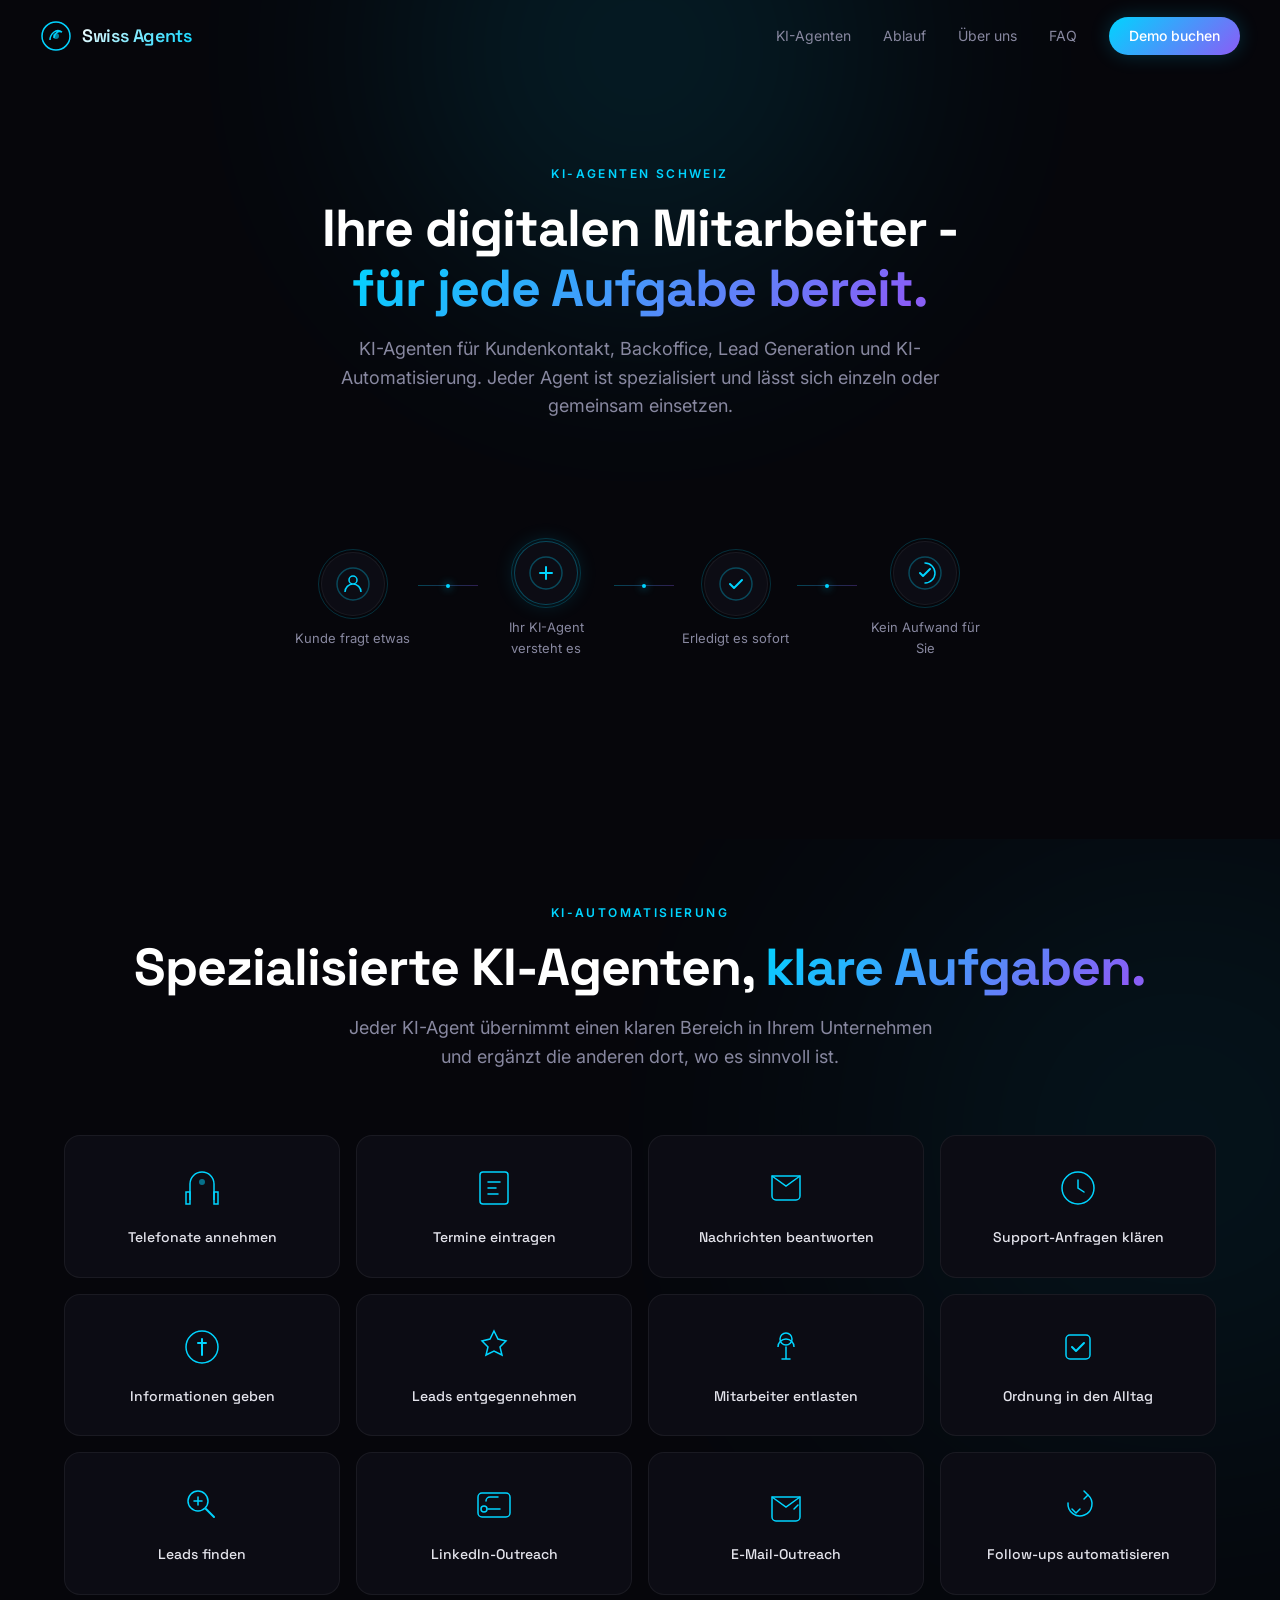
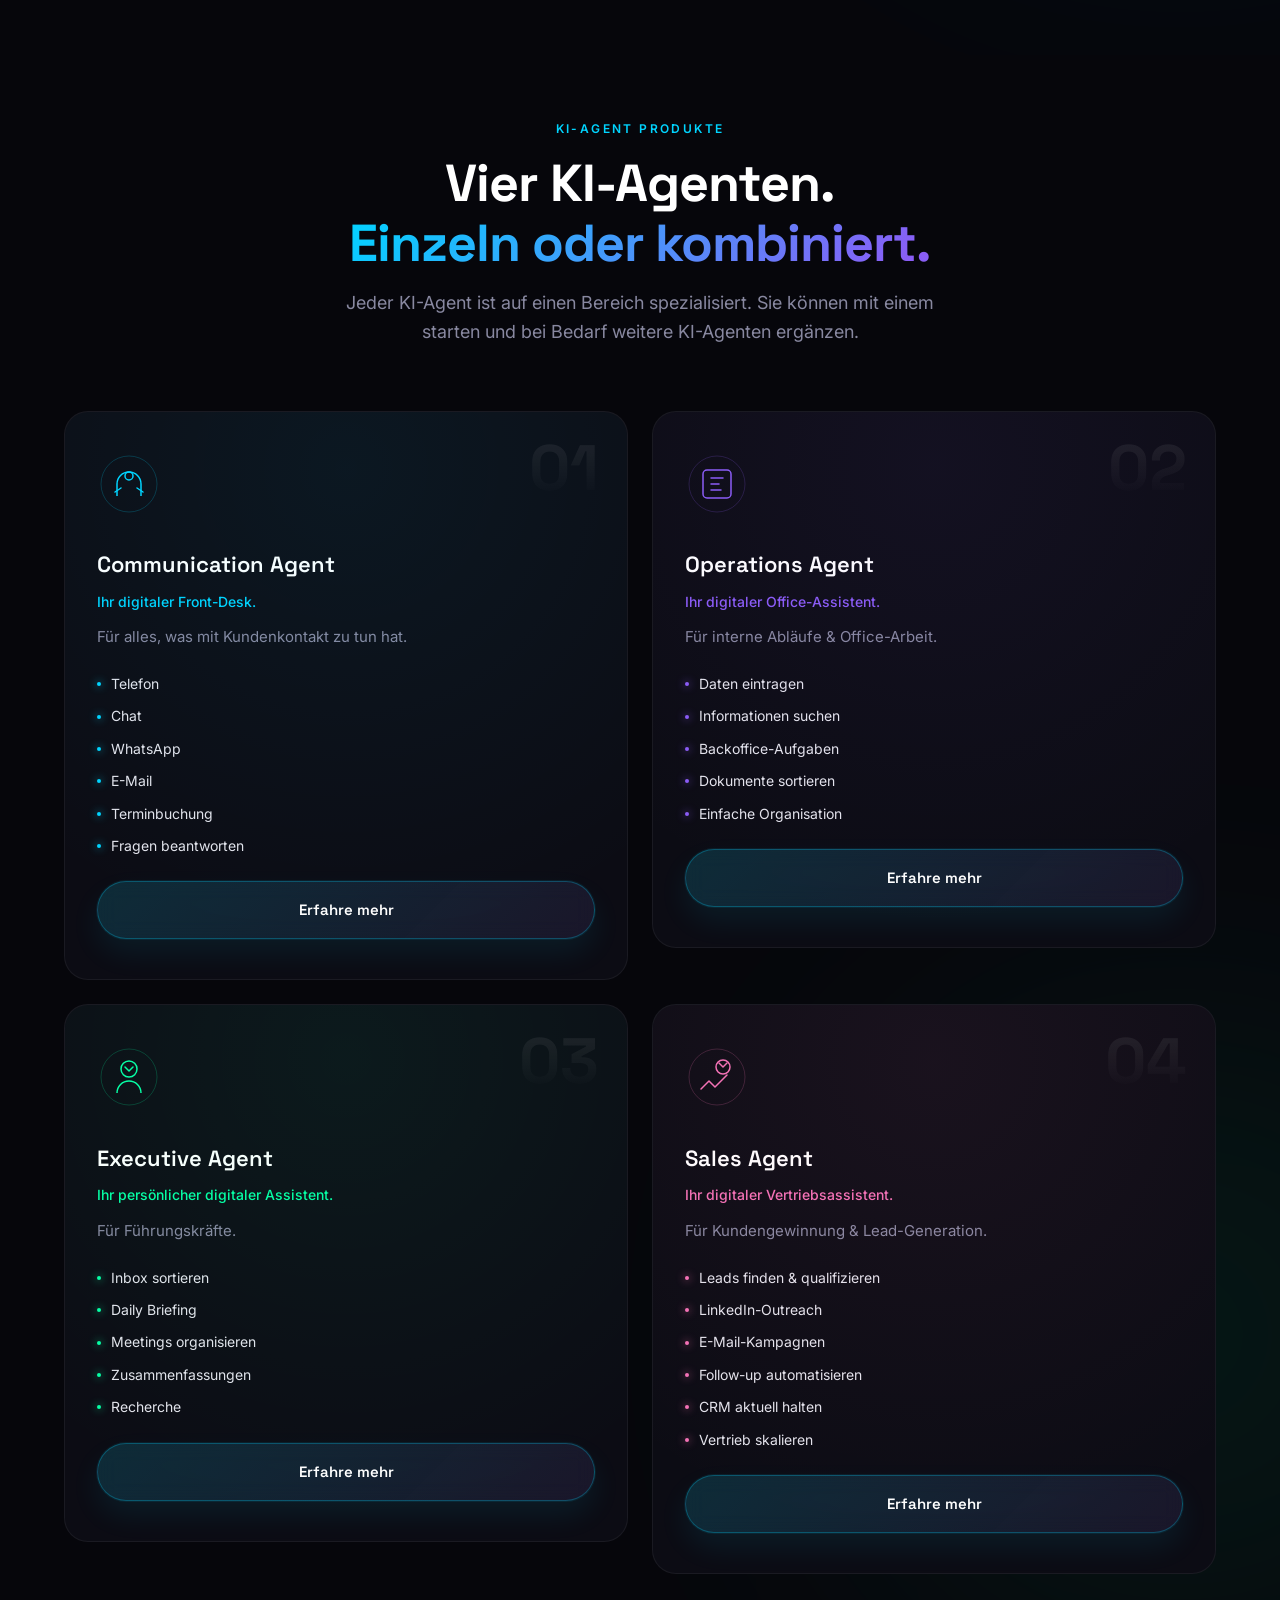
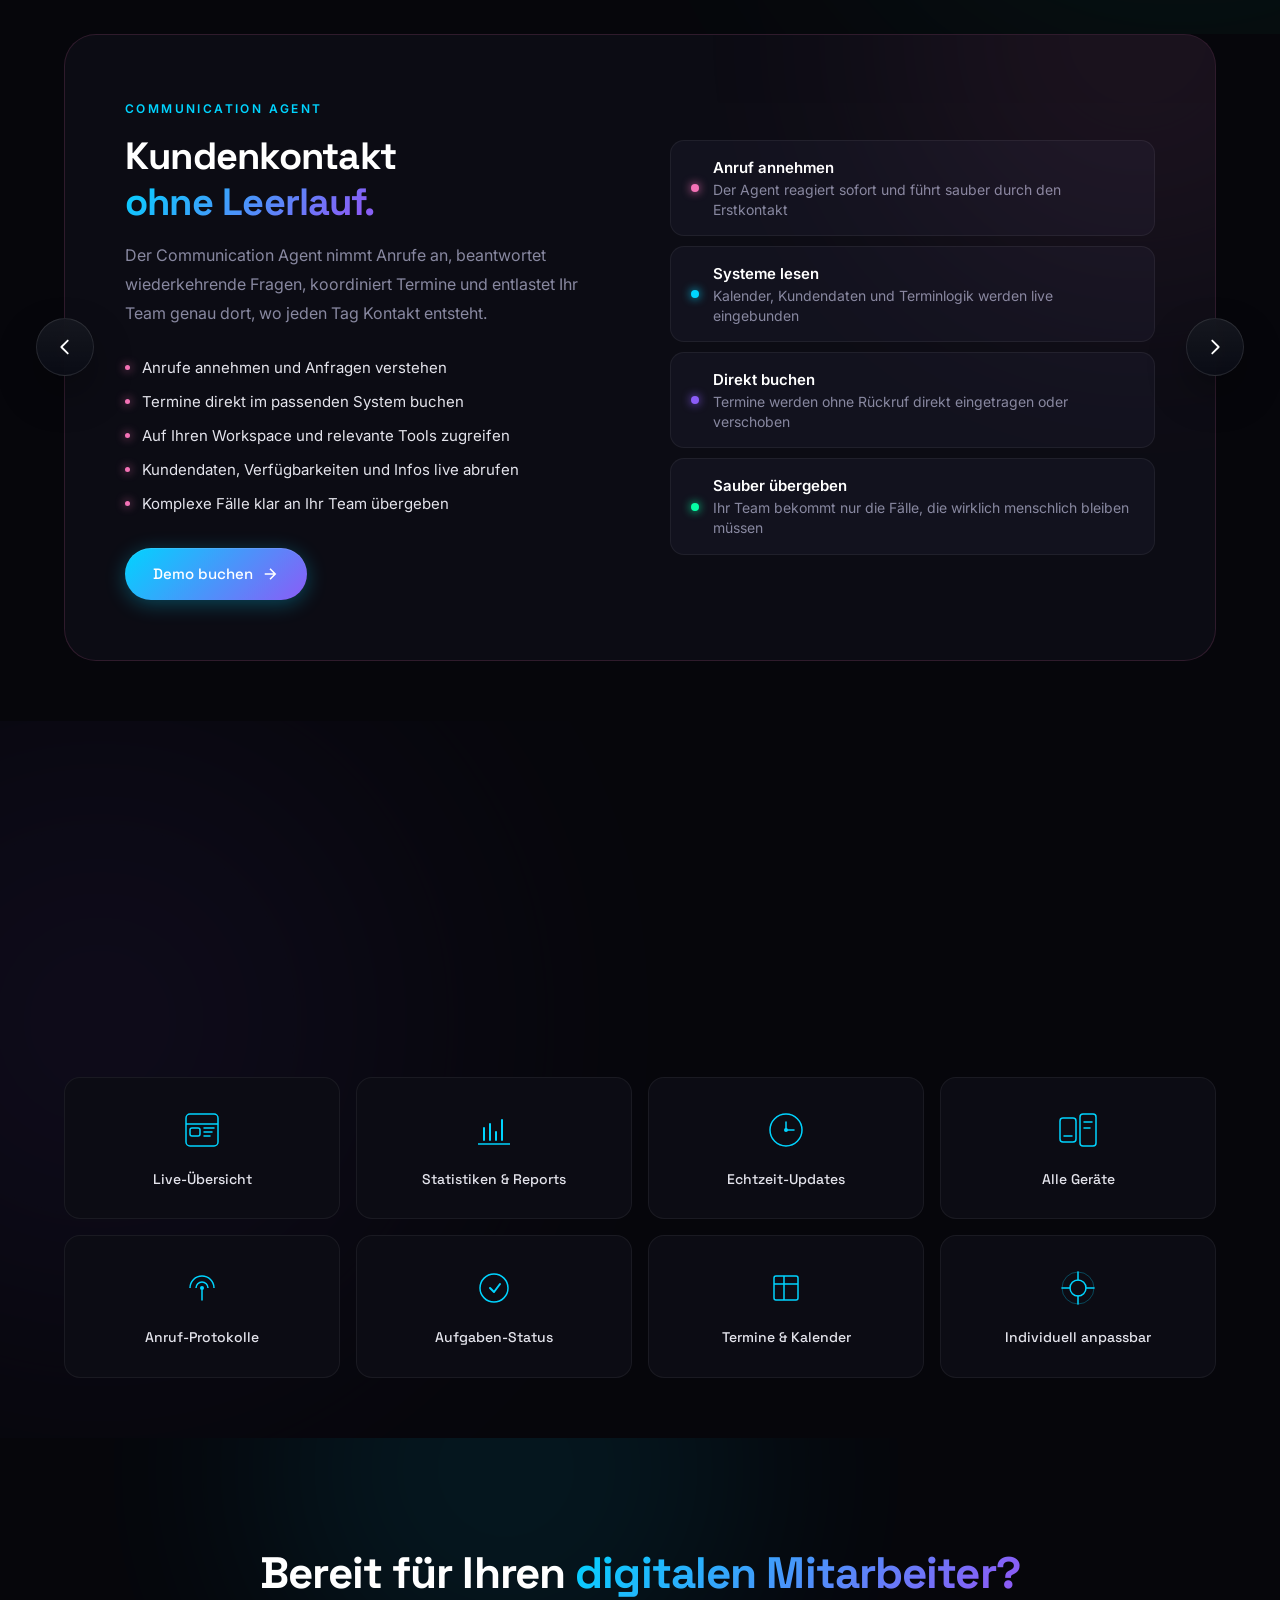
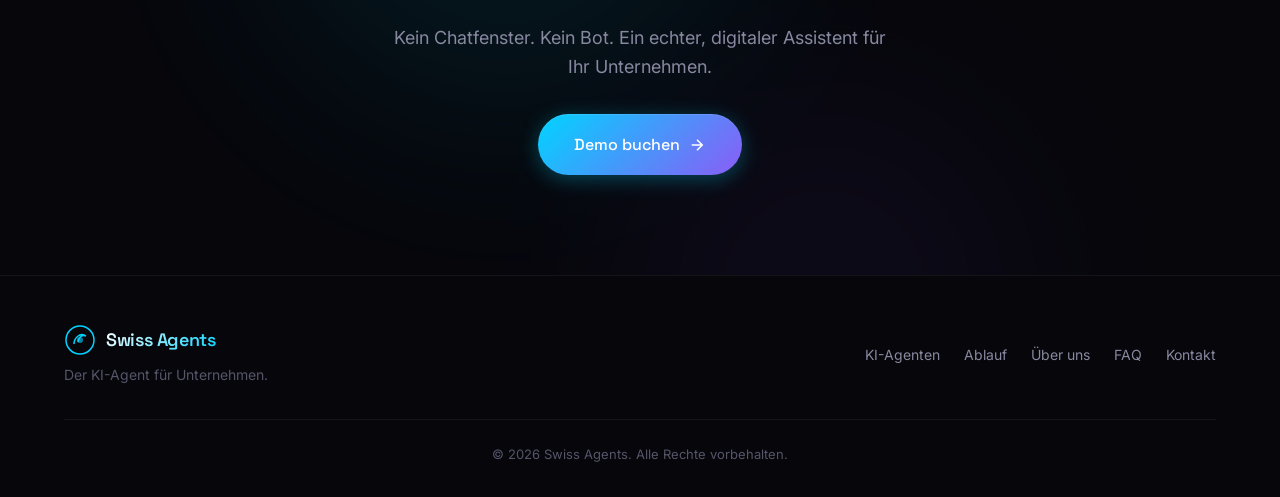
<file: leistungen.html>
<!DOCTYPE html>
<html lang="de">
<head>
    <meta charset="UTF-8">
    <meta name="viewport" content="width=device-width, initial-scale=1.0">
    <title>KI-Agenten für Unternehmen in der Schweiz | Swiss Agents</title>
    <meta name="description" content="Vier spezialisierte KI-Agenten für Unternehmen in der Schweiz: Communication, Operations, Executive und Sales Agenten für Alltag, Wachstum und Automatisierung.">
    <link rel="preconnect" href="https://fonts.googleapis.com">
    <link rel="preconnect" href="https://fonts.gstatic.com" crossorigin>
    <link href="https://fonts.googleapis.com/css2?family=Inter:wght@300;400;500;600;700;800;900&family=Space+Grotesk:wght@300;400;500;600;700&display=swap" rel="stylesheet">
    <link rel="stylesheet" href="styles.css">
</head>
<body>
    <!-- NAVIGATION -->
    <nav class="nav scrolled" id="nav">
        <div class="nav-inner">
            <a href="index.html" class="nav-logo">
                <div class="logo-icon">
                    <svg viewBox="0 0 32 32" fill="none">
                        <circle cx="16" cy="16" r="14" stroke="url(#logoGrad)" stroke-width="1.5"/>
                        <path d="M10 20 C10 14, 16 8, 22 12 C18 10, 14 14, 14 18" stroke="url(#logoGrad)" stroke-width="1.5" fill="none"/>
                        <circle cx="16" cy="16" r="3" fill="url(#logoGrad)" opacity="0.6"/>
                        <defs>
                            <linearGradient id="logoGrad" x1="0" y1="0" x2="32" y2="32">
                                <stop offset="0%" stop-color="#00d4ff"/>
                                <stop offset="100%" stop-color="#8b5cf6"/>
                            </linearGradient>
                        </defs>
                    </svg>
                </div>
                <span class="logo-text">Swiss Agents</span>
            </a>
            <div class="nav-links" id="navLinks">
                <a href="leistungen.html" class="nav-link">KI-Agenten</a>
                <a href="ablauf.html" class="nav-link">Ablauf</a>
                <a href="ueber-uns.html" class="nav-link">Über uns</a>
                <a href="faq.html" class="nav-link">FAQ</a>
                <a href="kontakt.html" class="nav-cta">Demo buchen</a>
            </div>
            <button class="nav-toggle" id="navToggle" aria-label="Menu">
                <span></span><span></span><span></span>
            </button>
        </div>
    </nav>

    <!-- PAGE HEADER -->
    <section class="page-header">
        <div class="page-header-glow"></div>
        <div class="container">
            <span class="section-label animate-on-scroll">KI-Agenten Schweiz</span>
            <h1 class="section-title animate-on-scroll">Ihre digitalen Mitarbeiter -<br><span class="gradient-text">für jede Aufgabe bereit.</span></h1>
            <p class="section-subtitle animate-on-scroll">KI-Agenten für Kundenkontakt, Backoffice, Lead Generation und KI-Automatisierung. Jeder Agent ist spezialisiert und lässt sich einzeln oder gemeinsam einsetzen.</p>
        </div>
    </section>

    <!-- WORKFLOW -->
    <section class="section" style="padding-top: 0;">
        <div class="container">
            <div class="workflow animate-on-scroll">
                <div class="workflow-step">
                    <div class="workflow-node">
                        <div class="workflow-pulse"></div>
                        <svg viewBox="0 0 40 40" fill="none"><circle cx="20" cy="20" r="16" stroke="currentColor" stroke-width="1.5" opacity="0.3"/><path d="M20 12a4 4 0 100 8 4 4 0 000-8zM12 28c0-4.4 3.6-8 8-8s8 3.6 8 8" stroke="currentColor" stroke-width="1.5"/></svg>
                    </div>
                    <span>Kunde fragt etwas</span>
                </div>
                <div class="workflow-connector">
                    <div class="workflow-connector-line"></div>
                    <div class="workflow-connector-dot"></div>
                </div>
                <div class="workflow-step">
                    <div class="workflow-node node-active">
                        <div class="workflow-pulse"></div>
                        <svg viewBox="0 0 40 40" fill="none"><circle cx="20" cy="20" r="16" stroke="currentColor" stroke-width="1.5" opacity="0.3"/><path d="M14 20h12M20 14v12" stroke="currentColor" stroke-width="2" stroke-linecap="round"/></svg>
                    </div>
                    <span>Ihr KI-Agent versteht es</span>
                </div>
                <div class="workflow-connector">
                    <div class="workflow-connector-line"></div>
                    <div class="workflow-connector-dot"></div>
                </div>
                <div class="workflow-step">
                    <div class="workflow-node">
                        <div class="workflow-pulse"></div>
                        <svg viewBox="0 0 40 40" fill="none"><circle cx="20" cy="20" r="16" stroke="currentColor" stroke-width="1.5" opacity="0.3"/><path d="M14 20l4 4 8-8" stroke="currentColor" stroke-width="2" stroke-linecap="round" stroke-linejoin="round"/></svg>
                    </div>
                    <span>Erledigt es sofort</span>
                </div>
                <div class="workflow-connector">
                    <div class="workflow-connector-line"></div>
                    <div class="workflow-connector-dot"></div>
                </div>
                <div class="workflow-step">
                    <div class="workflow-node">
                        <div class="workflow-pulse"></div>
                        <svg viewBox="0 0 40 40" fill="none"><circle cx="20" cy="20" r="16" stroke="currentColor" stroke-width="1.5" opacity="0.3"/><path d="M15 20l3 3 7-7" stroke="currentColor" stroke-width="2" stroke-linecap="round" stroke-linejoin="round"/><path d="M20 30c5.5 0 10-4.5 10-10S25.5 10 20 10" stroke="currentColor" stroke-width="1.5" stroke-linecap="round"/></svg>
                    </div>
                    <span>Kein Aufwand für Sie</span>
                </div>
            </div>
        </div>
    </section>

    <!-- CAPABILITIES -->
    <section class="section">
        <div class="section-glow"></div>
        <div class="container">
            <div class="section-header animate-on-scroll">
                <span class="section-label">KI-Automatisierung</span>
                <h2 class="section-title">Spezialisierte KI-Agenten, <span class="gradient-text">klare Aufgaben.</span></h2>
                <p class="section-subtitle">Jeder KI-Agent übernimmt einen klaren Bereich in Ihrem Unternehmen und ergänzt die anderen dort, wo es sinnvoll ist.</p>
            </div>
            <div class="capabilities-grid">
                <div class="capability-card animate-on-scroll" style="--delay: 0">
                    <div class="capability-icon">
                        <svg viewBox="0 0 48 48" fill="none"><path d="M12 36V20a12 12 0 0124 0v16" stroke="currentColor" stroke-width="1.5"/><path d="M8 28h4v12H8zM36 28h4v12h-4z" stroke="currentColor" stroke-width="1.5"/><circle cx="24" cy="18" r="3" fill="currentColor" opacity="0.5"/></svg>
                    </div>
                    <h3>Telefonate annehmen</h3>
                </div>
                <div class="capability-card animate-on-scroll" style="--delay: 1">
                    <div class="capability-icon">
                        <svg viewBox="0 0 48 48" fill="none"><rect x="10" y="8" width="28" height="32" rx="3" stroke="currentColor" stroke-width="1.5"/><path d="M18 18h12M18 24h8M18 30h10" stroke="currentColor" stroke-width="1.5" stroke-linecap="round"/></svg>
                    </div>
                    <h3>Termine eintragen</h3>
                </div>
                <div class="capability-card animate-on-scroll" style="--delay: 2">
                    <div class="capability-icon">
                        <svg viewBox="0 0 48 48" fill="none"><path d="M10 12h28v20a4 4 0 01-4 4H14a4 4 0 01-4-4V12z" stroke="currentColor" stroke-width="1.5"/><path d="M10 12l14 10 14-10" stroke="currentColor" stroke-width="1.5"/></svg>
                    </div>
                    <h3>Nachrichten beantworten</h3>
                </div>
                <div class="capability-card animate-on-scroll" style="--delay: 3">
                    <div class="capability-icon">
                        <svg viewBox="0 0 48 48" fill="none"><circle cx="24" cy="24" r="16" stroke="currentColor" stroke-width="1.5"/><path d="M24 16v8l6 4" stroke="currentColor" stroke-width="1.5" stroke-linecap="round"/></svg>
                    </div>
                    <h3>Support-Anfragen klären</h3>
                </div>
                <div class="capability-card animate-on-scroll" style="--delay: 4">
                    <div class="capability-icon">
                        <svg viewBox="0 0 48 48" fill="none"><circle cx="24" cy="24" r="16" stroke="currentColor" stroke-width="1.5"/><path d="M20 20h8M24 16v16" stroke="currentColor" stroke-width="2" stroke-linecap="round"/></svg>
                    </div>
                    <h3>Informationen geben</h3>
                </div>
                <div class="capability-card animate-on-scroll" style="--delay: 5">
                    <div class="capability-icon">
                        <svg viewBox="0 0 48 48" fill="none"><path d="M24 8l4 8 8 2-6 6 2 8-8-4-8 4 2-8-6-6 8-2z" stroke="currentColor" stroke-width="1.5"/></svg>
                    </div>
                    <h3>Leads entgegennehmen</h3>
                </div>
                <div class="capability-card animate-on-scroll" style="--delay: 6">
                    <div class="capability-icon">
                        <svg viewBox="0 0 48 48" fill="none"><path d="M16 24a8 8 0 1116 0" stroke="currentColor" stroke-width="1.5"/><path d="M20 36h8M24 24v12" stroke="currentColor" stroke-width="1.5" stroke-linecap="round"/><circle cx="24" cy="16" r="6" stroke="currentColor" stroke-width="1.5"/></svg>
                    </div>
                    <h3>Mitarbeiter entlasten</h3>
                </div>
                <div class="capability-card animate-on-scroll" style="--delay: 7">
                    <div class="capability-icon">
                        <svg viewBox="0 0 48 48" fill="none"><rect x="12" y="12" width="24" height="24" rx="4" stroke="currentColor" stroke-width="1.5"/><path d="M18 24l4 4 8-8" stroke="currentColor" stroke-width="2" stroke-linecap="round" stroke-linejoin="round"/></svg>
                    </div>
                    <h3>Ordnung in den Alltag</h3>
                </div>
                <div class="capability-card animate-on-scroll" style="--delay: 0">
                    <div class="capability-icon">
                        <svg viewBox="0 0 48 48" fill="none"><circle cx="20" cy="20" r="10" stroke="currentColor" stroke-width="1.5"/><path d="M28 28l8 8" stroke="currentColor" stroke-width="2" stroke-linecap="round"/><path d="M16 20h8M20 16v8" stroke="currentColor" stroke-width="1.5" stroke-linecap="round"/></svg>
                    </div>
                    <h3>Leads finden</h3>
                </div>
                <div class="capability-card animate-on-scroll" style="--delay: 1">
                    <div class="capability-icon">
                        <svg viewBox="0 0 48 48" fill="none"><rect x="8" y="12" width="32" height="24" rx="4" stroke="currentColor" stroke-width="1.5"/><path d="M16 20c0-2.2 1.8-4 4-4h8" stroke="currentColor" stroke-width="1.5" stroke-linecap="round"/><circle cx="14" cy="28" r="3" stroke="currentColor" stroke-width="1.5"/><path d="M18 28h12" stroke="currentColor" stroke-width="1.5" stroke-linecap="round"/></svg>
                    </div>
                    <h3>LinkedIn-Outreach</h3>
                </div>
                <div class="capability-card animate-on-scroll" style="--delay: 2">
                    <div class="capability-icon">
                        <svg viewBox="0 0 48 48" fill="none"><path d="M10 16h28v20a4 4 0 01-4 4H14a4 4 0 01-4-4V16z" stroke="currentColor" stroke-width="1.5"/><path d="M10 16l14 10 14-10" stroke="currentColor" stroke-width="1.5"/><path d="M32 28l4-4" stroke="currentColor" stroke-width="1.5" stroke-linecap="round"/></svg>
                    </div>
                    <h3>E-Mail-Outreach</h3>
                </div>
                <div class="capability-card animate-on-scroll" style="--delay: 3">
                    <div class="capability-icon">
                        <svg viewBox="0 0 48 48" fill="none"><path d="M34 14a12 12 0 11-20 8" stroke="currentColor" stroke-width="1.5" stroke-linecap="round"/><path d="M30 10l4 4-4 4" stroke="currentColor" stroke-width="1.5" stroke-linecap="round" stroke-linejoin="round"/><path d="M18 28l4 4 4-4" stroke="currentColor" stroke-width="1.5" stroke-linecap="round" stroke-linejoin="round"/></svg>
                    </div>
                    <h3>Follow-ups automatisieren</h3>
                </div>
            </div>
        </div>
    </section>

    <!-- MODULES -->
    <section class="section section-modules" id="modules">
        <div class="section-glow section-glow-teal"></div>
        <div class="container">
            <div class="section-header animate-on-scroll">
                <span class="section-label">KI-Agent Produkte</span>
                <h2 class="section-title">Vier KI-Agenten.<br><span class="gradient-text">Einzeln oder kombiniert.</span></h2>
                <p class="section-subtitle">Jeder KI-Agent ist auf einen Bereich spezialisiert. Sie können mit einem starten und bei Bedarf weitere KI-Agenten ergänzen.</p>
            </div>
            <div class="modules-grid">
                <!-- Module 1 -->
                <div class="module-card animate-on-scroll" style="--delay: 0" data-color="blue">
                    <div class="module-card-inner">
                        <div class="module-glow"></div>
                        <div class="module-number">01</div>
                        <div class="module-icon-wrap">
                            <svg class="module-icon" viewBox="0 0 64 64" fill="none">
                                <circle cx="32" cy="32" r="28" stroke="currentColor" stroke-width="1" opacity="0.2"/>
                                <path d="M20 44V32a12 12 0 0124 0v12" stroke="currentColor" stroke-width="1.5"/>
                                <circle cx="32" cy="24" r="4" stroke="currentColor" stroke-width="1.5"/>
                                <path d="M40 36l6 4M24 36l-6 4" stroke="currentColor" stroke-width="1.5" stroke-linecap="round"/>
                            </svg>
                        </div>
                        <h3 class="module-title">Communication Agent</h3>
                        <p class="module-tagline">Ihr digitaler Front-Desk.</p>
                        <p class="module-desc">Für alles, was mit Kundenkontakt zu tun hat.</p>
                        <ul class="module-features">
                            <li><span class="feature-dot"></span>Telefon</li>
                            <li><span class="feature-dot"></span>Chat</li>
                            <li><span class="feature-dot"></span>WhatsApp</li>
                            <li><span class="feature-dot"></span>E-Mail</li>
                            <li><span class="feature-dot"></span>Terminbuchung</li>
                            <li><span class="feature-dot"></span>Fragen beantworten</li>
                        </ul>
                        <a href="communication-agent-schweiz.html" class="btn btn-secondary module-more-link">
                            <span>Erfahre mehr</span>
                        </a>
                    </div>
                </div>
                <!-- Module 2 -->
                <div class="module-card animate-on-scroll" style="--delay: 1" data-color="purple">
                    <div class="module-card-inner">
                        <div class="module-glow"></div>
                        <div class="module-number">02</div>
                        <div class="module-icon-wrap">
                            <svg class="module-icon" viewBox="0 0 64 64" fill="none">
                                <circle cx="32" cy="32" r="28" stroke="currentColor" stroke-width="1" opacity="0.2"/>
                                <rect x="18" y="18" width="28" height="28" rx="4" stroke="currentColor" stroke-width="1.5"/>
                                <path d="M26 26h12M26 32h8M26 38h10" stroke="currentColor" stroke-width="1.5" stroke-linecap="round"/>
                            </svg>
                        </div>
                        <h3 class="module-title">Operations Agent</h3>
                        <p class="module-tagline">Ihr digitaler Office-Assistent.</p>
                        <p class="module-desc">Für interne Abläufe & Office-Arbeit.</p>
                        <ul class="module-features">
                            <li><span class="feature-dot"></span>Daten eintragen</li>
                            <li><span class="feature-dot"></span>Informationen suchen</li>
                            <li><span class="feature-dot"></span>Backoffice-Aufgaben</li>
                            <li><span class="feature-dot"></span>Dokumente sortieren</li>
                            <li><span class="feature-dot"></span>Einfache Organisation</li>
                        </ul>
                        <a href="operations-agent-schweiz.html" class="btn btn-secondary module-more-link">
                            <span>Erfahre mehr</span>
                        </a>
                    </div>
                </div>
                <!-- Module 3 -->
                <div class="module-card animate-on-scroll" style="--delay: 2" data-color="teal">
                    <div class="module-card-inner">
                        <div class="module-glow"></div>
                        <div class="module-number">03</div>
                        <div class="module-icon-wrap">
                            <svg class="module-icon" viewBox="0 0 64 64" fill="none">
                                <circle cx="32" cy="32" r="28" stroke="currentColor" stroke-width="1" opacity="0.2"/>
                                <circle cx="32" cy="24" r="8" stroke="currentColor" stroke-width="1.5"/>
                                <path d="M20 48c0-6.6 5.4-12 12-12s12 5.4 12 12" stroke="currentColor" stroke-width="1.5"/>
                                <path d="M28 22l4 4 4-4" stroke="currentColor" stroke-width="1.5" stroke-linecap="round" stroke-linejoin="round"/>
                            </svg>
                        </div>
                        <h3 class="module-title">Executive Agent</h3>
                        <p class="module-tagline">Ihr persönlicher digitaler Assistent.</p>
                        <p class="module-desc">Für Führungskräfte.</p>
                        <ul class="module-features">
                            <li><span class="feature-dot"></span>Inbox sortieren</li>
                            <li><span class="feature-dot"></span>Daily Briefing</li>
                            <li><span class="feature-dot"></span>Meetings organisieren</li>
                            <li><span class="feature-dot"></span>Zusammenfassungen</li>
                            <li><span class="feature-dot"></span>Recherche</li>
                        </ul>
                        <a href="executive-agent-schweiz.html" class="btn btn-secondary module-more-link">
                            <span>Erfahre mehr</span>
                        </a>
                    </div>
                </div>
                <!-- Module 4 -->
                <div class="module-card animate-on-scroll" style="--delay: 3" data-color="pink">
                    <div class="module-card-inner">
                        <div class="module-glow"></div>
                        <div class="module-number">04</div>
                        <div class="module-icon-wrap">
                            <svg class="module-icon" viewBox="0 0 64 64" fill="none">
                                <circle cx="32" cy="32" r="28" stroke="currentColor" stroke-width="1" opacity="0.2"/>
                                <circle cx="38" cy="22" r="7" stroke="currentColor" stroke-width="1.5"/>
                                <path d="M16 44l8-8 6 6 12-12" stroke="currentColor" stroke-width="1.5" stroke-linecap="round" stroke-linejoin="round"/>
                                <path d="M42 18l-4 4-4-4" stroke="currentColor" stroke-width="1.5" stroke-linecap="round" stroke-linejoin="round"/>
                            </svg>
                        </div>
                        <h3 class="module-title">Sales Agent</h3>
                        <p class="module-tagline">Ihr digitaler Vertriebsassistent.</p>
                        <p class="module-desc">Für Kundengewinnung & Lead-Generation.</p>
                        <ul class="module-features">
                            <li><span class="feature-dot"></span>Leads finden & qualifizieren</li>
                            <li><span class="feature-dot"></span>LinkedIn-Outreach</li>
                            <li><span class="feature-dot"></span>E-Mail-Kampagnen</li>
                            <li><span class="feature-dot"></span>Follow-up automatisieren</li>
                            <li><span class="feature-dot"></span>CRM aktuell halten</li>
                            <li><span class="feature-dot"></span>Vertrieb skalieren</li>
                        </ul>
                        <a href="sales-agent-schweiz.html" class="btn btn-secondary module-more-link">
                            <span>Erfahre mehr</span>
                        </a>
                    </div>
                </div>
            </div>
        </div>
    </section>

    <!-- AGENT SHOWCASE -->
    <section class="section" style="padding-top: 0;">
        <div class="container">
            <div class="agent-showcase animate-on-scroll" data-interval="7000">
                <button class="agent-showcase-arrow agent-showcase-arrow-prev" type="button" aria-label="Vorherigen KI-Agenten anzeigen">
                    <svg viewBox="0 0 24 24" fill="none" stroke="currentColor" stroke-width="2">
                        <path d="M15 5l-7 7 7 7" stroke-linecap="round" stroke-linejoin="round"/>
                    </svg>
                </button>
                <button class="agent-showcase-arrow agent-showcase-arrow-next" type="button" aria-label="Nächsten KI-Agenten anzeigen">
                    <svg viewBox="0 0 24 24" fill="none" stroke="currentColor" stroke-width="2">
                        <path d="M9 5l7 7-7 7" stroke-linecap="round" stroke-linejoin="round"/>
                    </svg>
                </button>
                <div class="agent-showcase-stage">
                    <article class="agent-showcase-slide is-active" id="agent-showcase-communication">
                        <div class="lead-gen-banner">
                            <div class="lead-gen-content">
                                <span class="section-label">Communication Agent</span>
                                <h2>Kundenkontakt<br><span class="gradient-text">ohne Leerlauf.</span></h2>
                                <p>Der Communication Agent nimmt Anrufe an, beantwortet wiederkehrende Fragen, koordiniert Termine und entlastet Ihr Team genau dort, wo jeden Tag Kontakt entsteht.</p>
                                <ul class="lead-gen-features">
                                    <li>Anrufe annehmen und Anfragen verstehen</li>
                                    <li>Termine direkt im passenden System buchen</li>
                                    <li>Auf Ihren Workspace und relevante Tools zugreifen</li>
                                    <li>Kundendaten, Verfügbarkeiten und Infos live abrufen</li>
                                    <li>Komplexe Fälle klar an Ihr Team übergeben</li>
                                </ul>
                                <a href="communication-agent-schweiz.html" class="btn btn-primary">
                                    <span>Demo buchen</span>
                                    <svg class="btn-arrow" viewBox="0 0 24 24" fill="none" stroke="currentColor" stroke-width="2"><path d="M5 12h14M12 5l7 7-7 7"/></svg>
                                </a>
                            </div>
                            <div class="lead-gen-visual">
                                <div class="lead-flow-item">
                                    <div class="lead-flow-dot lead-flow-dot-pink"></div>
                                    <div class="lead-flow-text">
                                        <strong>Anruf annehmen</strong>
                                        Der Agent reagiert sofort und führt sauber durch den Erstkontakt
                                    </div>
                                </div>
                                <div class="lead-flow-item">
                                    <div class="lead-flow-dot lead-flow-dot-blue"></div>
                                    <div class="lead-flow-text">
                                        <strong>Systeme lesen</strong>
                                        Kalender, Kundendaten und Terminlogik werden live eingebunden
                                    </div>
                                </div>
                                <div class="lead-flow-item">
                                    <div class="lead-flow-dot lead-flow-dot-purple"></div>
                                    <div class="lead-flow-text">
                                        <strong>Direkt buchen</strong>
                                        Termine werden ohne Rückruf direkt eingetragen oder verschoben
                                    </div>
                                </div>
                                <div class="lead-flow-item">
                                    <div class="lead-flow-dot lead-flow-dot-teal"></div>
                                    <div class="lead-flow-text">
                                        <strong>Sauber übergeben</strong>
                                        Ihr Team bekommt nur die Fälle, die wirklich menschlich bleiben müssen
                                    </div>
                                </div>
                            </div>
                        </div>
                    </article>

                    <article class="agent-showcase-slide" id="agent-showcase-operations">
                        <div class="lead-gen-banner">
                            <div class="lead-gen-content">
                                <span class="section-label">Operations Agent</span>
                                <h2>Interne Arbeit<br><span class="gradient-text">läuft weiter.</span></h2>
                                <p>Der Operations Agent arbeitet wie ein interner KI-Agent in Ihrem Setup: Er liest, prüft, sortiert, pflegt Daten und übernimmt genau die stille Arbeit, die intern Zeit frisst.</p>
                                <ul class="lead-gen-features">
                                    <li>Bewerbungen vorprüfen und vorsortieren</li>
                                    <li>Dokumente lesen, strukturieren und zusammenfassen</li>
                                    <li>E-Mails, To-dos und Follow-ups im Blick halten</li>
                                    <li>CRM, Listen und Stammdaten sauber pflegen</li>
                                    <li>Informationen direkt aus Ihren Systemen abrufen</li>
                                </ul>
                                <a href="operations-agent-schweiz.html" class="btn btn-primary">
                                    <span>Demo buchen</span>
                                    <svg class="btn-arrow" viewBox="0 0 24 24" fill="none" stroke="currentColor" stroke-width="2"><path d="M5 12h14M12 5l7 7-7 7"/></svg>
                                </a>
                            </div>
                            <div class="lead-gen-visual">
                                <div class="lead-flow-item">
                                    <div class="lead-flow-dot lead-flow-dot-pink"></div>
                                    <div class="lead-flow-text">
                                        <strong>Inputs lesen</strong>
                                        Bewerbungen, Dateien, Mails und Listen werden sofort verarbeitet
                                    </div>
                                </div>
                                <div class="lead-flow-item">
                                    <div class="lead-flow-dot lead-flow-dot-blue"></div>
                                    <div class="lead-flow-text">
                                        <strong>Prüfen & ordnen</strong>
                                        Inhalte werden bewertet, sortiert, markiert und strukturiert
                                    </div>
                                </div>
                                <div class="lead-flow-item">
                                    <div class="lead-flow-dot lead-flow-dot-purple"></div>
                                    <div class="lead-flow-text">
                                        <strong>Daten pflegen</strong>
                                        CRM, Preislisten, Checklisten und Stammdaten bleiben konsistent
                                    </div>
                                </div>
                                <div class="lead-flow-item">
                                    <div class="lead-flow-dot lead-flow-dot-teal"></div>
                                    <div class="lead-flow-text">
                                        <strong>Ergebnisse liefern</strong>
                                        Ihr Team bekommt klare Vorarbeit statt manuellem Nachfassen
                                    </div>
                                </div>
                            </div>
                        </div>
                    </article>

                    <article class="agent-showcase-slide" id="agent-showcase-executive">
                        <div class="lead-gen-banner">
                            <div class="lead-gen-content">
                                <span class="section-label">Executive Agent</span>
                                <h2>Ihr Assistenz-Call<br><span class="gradient-text">mit Zugriff.</span></h2>
                                <p>Der Executive Agent ist Ihr direkter KI-Ansprechpartner für Alltag und Entscheidungen: per Anruf erreichbar, mit Zugriff auf Ihren Kalender, laufende Themen und die Tools, die Sie freigeben.</p>
                                <ul class="lead-gen-features">
                                    <li>Per Call fragen, was heute ansteht</li>
                                    <li>Kalender, laufende Themen und Prioritäten abrufen</li>
                                    <li>Meetings vorbereiten, planen und verschieben</li>
                                    <li>Angebote nach Ansage vorbereiten oder erstellen</li>
                                    <li>Aufgaben direkt anstossen statt nur erinnern</li>
                                </ul>
                                <a href="executive-agent-schweiz.html" class="btn btn-primary">
                                    <span>Demo buchen</span>
                                    <svg class="btn-arrow" viewBox="0 0 24 24" fill="none" stroke="currentColor" stroke-width="2"><path d="M5 12h14M12 5l7 7-7 7"/></svg>
                                </a>
                            </div>
                            <div class="lead-gen-visual">
                                <div class="lead-flow-item">
                                    <div class="lead-flow-dot lead-flow-dot-pink"></div>
                                    <div class="lead-flow-text">
                                        <strong>Anrufen & fragen</strong>
                                        Sie sprechen direkt mit dem Agenten wie mit einer Assistenz
                                    </div>
                                </div>
                                <div class="lead-flow-item">
                                    <div class="lead-flow-dot lead-flow-dot-blue"></div>
                                    <div class="lead-flow-text">
                                        <strong>Kontext laden</strong>
                                        Kalender, Aufgaben und freigegebene Systeme werden live abgefragt
                                    </div>
                                </div>
                                <div class="lead-flow-item">
                                    <div class="lead-flow-dot lead-flow-dot-purple"></div>
                                    <div class="lead-flow-text">
                                        <strong>Direkt organisieren</strong>
                                        Termine koordiniert der Agent selbst und verschiebt sie bei Bedarf
                                    </div>
                                </div>
                                <div class="lead-flow-item">
                                    <div class="lead-flow-dot lead-flow-dot-teal"></div>
                                    <div class="lead-flow-text">
                                        <strong>Arbeit anstossen</strong>
                                        Auch Angebote oder nächste Schritte können direkt vorbereitet werden
                                    </div>
                                </div>
                            </div>
                        </div>
                    </article>

                    <article class="agent-showcase-slide" id="agent-showcase-sales">
                        <div class="lead-gen-banner">
                            <div class="lead-gen-content">
                                <span class="section-label">Sales Agent</span>
                                <h2>Lead Generation<br><span class="gradient-text">auf Autopilot.</span></h2>
                                <p>Der Sales Agent findet passende Kontakte, schreibt personalisierte LinkedIn-Nachrichten und E-Mails, hält Follow-ups am Laufen und übergibt nur qualifizierte Leads an Ihr Team.</p>
                                <ul class="lead-gen-features">
                                    <li>Zielgruppe definieren und passende Kontakte finden</li>
                                    <li>Cold Outreach mit personalisierten Nachrichten</li>
                                    <li>LinkedIn und E-Mail auf den Kontakt abstimmen</li>
                                    <li>Follow-ups nach Plan automatisch senden</li>
                                    <li>Nur echte Interessenten an Ihr Team übergeben</li>
                                </ul>
                                <a href="sales-agent-schweiz.html" class="btn btn-primary">
                                    <span>Demo buchen</span>
                                    <svg class="btn-arrow" viewBox="0 0 24 24" fill="none" stroke="currentColor" stroke-width="2"><path d="M5 12h14M12 5l7 7-7 7"/></svg>
                                </a>
                            </div>
                            <div class="lead-gen-visual">
                                <div class="lead-flow-item">
                                    <div class="lead-flow-dot lead-flow-dot-pink"></div>
                                    <div class="lead-flow-text">
                                        <strong>Leads finden</strong>
                                        Der Agent sucht passende Kontakte in Ihrer Zielgruppe
                                    </div>
                                </div>
                                <div class="lead-flow-item">
                                    <div class="lead-flow-dot lead-flow-dot-blue"></div>
                                    <div class="lead-flow-text">
                                        <strong>Erstkontakt senden</strong>
                                        LinkedIn- und E-Mail-Outreach wird pro Kontakt angepasst
                                    </div>
                                </div>
                                <div class="lead-flow-item">
                                    <div class="lead-flow-dot lead-flow-dot-purple"></div>
                                    <div class="lead-flow-text">
                                        <strong>Follow-up automatisch</strong>
                                        Nachfassen läuft planbar weiter, ohne dass Ihr Team dran denken muss
                                    </div>
                                </div>
                                <div class="lead-flow-item">
                                    <div class="lead-flow-dot lead-flow-dot-teal"></div>
                                    <div class="lead-flow-text">
                                        <strong>Qualifiziert übergeben</strong>
                                        Vertrieb bekommt nur die Leads, die wirklich relevant sind
                                    </div>
                                </div>
                            </div>
                        </div>
                    </article>
                </div>

            </div>
        </div>
    </section>

    <!-- CUSTOM DASHBOARD -->
    <section class="section" id="dashboard">
        <div class="section-glow section-glow-purple"></div>
        <div class="container">
            <div class="section-header animate-on-scroll">
                <span class="section-label">Ihr Dashboard</span>
                <h2 class="section-title">Alles im Blick - mit einem<br><span class="gradient-text">Dashboard pro Agent.</span></h2>
                <p class="section-subtitle">Jeder Agent kommt mit einem eigenen, massgeschneiderten Dashboard. Übersichtlich, in Echtzeit und von überall erreichbar.</p>
            </div>
            <div class="capabilities-grid">
                <div class="capability-card animate-on-scroll" style="--delay: 0">
                    <div class="capability-icon">
                        <svg viewBox="0 0 48 48" fill="none"><rect x="8" y="8" width="32" height="32" rx="4" stroke="currentColor" stroke-width="1.5"/><path d="M8 18h32" stroke="currentColor" stroke-width="1.5"/><rect x="12" y="22" width="10" height="8" rx="2" stroke="currentColor" stroke-width="1.5"/><path d="M26 22h10M26 26h8M26 30h6" stroke="currentColor" stroke-width="1.5" stroke-linecap="round"/></svg>
                    </div>
                    <h3>Live-Übersicht</h3>
                </div>
                <div class="capability-card animate-on-scroll" style="--delay: 1">
                    <div class="capability-icon">
                        <svg viewBox="0 0 48 48" fill="none"><path d="M14 34V22M20 34V18M26 34V26M32 34V14" stroke="currentColor" stroke-width="2" stroke-linecap="round"/><path d="M8 38h32" stroke="currentColor" stroke-width="1.5"/></svg>
                    </div>
                    <h3>Statistiken & Reports</h3>
                </div>
                <div class="capability-card animate-on-scroll" style="--delay: 2">
                    <div class="capability-icon">
                        <svg viewBox="0 0 48 48" fill="none"><circle cx="24" cy="24" r="16" stroke="currentColor" stroke-width="1.5"/><path d="M24 16v8h8" stroke="currentColor" stroke-width="1.5" stroke-linecap="round" stroke-linejoin="round"/><circle cx="24" cy="24" r="2" fill="currentColor"/></svg>
                    </div>
                    <h3>Echtzeit-Updates</h3>
                </div>
                <div class="capability-card animate-on-scroll" style="--delay: 3">
                    <div class="capability-icon">
                        <svg viewBox="0 0 48 48" fill="none"><rect x="6" y="12" width="16" height="24" rx="3" stroke="currentColor" stroke-width="1.5"/><rect x="26" y="8" width="16" height="32" rx="3" stroke="currentColor" stroke-width="1.5"/><path d="M10 30h8M30 16h8M30 22h6" stroke="currentColor" stroke-width="1.5" stroke-linecap="round"/></svg>
                    </div>
                    <h3>Alle Geräte</h3>
                </div>
                <div class="capability-card animate-on-scroll" style="--delay: 4">
                    <div class="capability-icon">
                        <svg viewBox="0 0 48 48" fill="none"><path d="M12 24c0-6.6 5.4-12 12-12s12 5.4 12 12" stroke="currentColor" stroke-width="1.5"/><path d="M18 24c0-3.3 2.7-6 6-6s6 2.7 6 6" stroke="currentColor" stroke-width="1.5"/><circle cx="24" cy="24" r="2" fill="currentColor"/><path d="M24 26v10" stroke="currentColor" stroke-width="1.5" stroke-linecap="round"/></svg>
                    </div>
                    <h3>Anruf-Protokolle</h3>
                </div>
                <div class="capability-card animate-on-scroll" style="--delay: 5">
                    <div class="capability-icon">
                        <svg viewBox="0 0 48 48" fill="none"><rect x="10" y="10" width="28" height="28" rx="14" stroke="currentColor" stroke-width="1.5"/><path d="M20 24l4 4 6-8" stroke="currentColor" stroke-width="2" stroke-linecap="round" stroke-linejoin="round"/></svg>
                    </div>
                    <h3>Aufgaben-Status</h3>
                </div>
                <div class="capability-card animate-on-scroll" style="--delay: 6">
                    <div class="capability-icon">
                        <svg viewBox="0 0 48 48" fill="none"><path d="M14 12h20a2 2 0 012 2v20a2 2 0 01-2 2H14a2 2 0 01-2-2V14a2 2 0 012-2z" stroke="currentColor" stroke-width="1.5"/><path d="M12 20h24M22 12v24" stroke="currentColor" stroke-width="1.5"/></svg>
                    </div>
                    <h3>Termine & Kalender</h3>
                </div>
                <div class="capability-card animate-on-scroll" style="--delay: 7">
                    <div class="capability-icon">
                        <svg viewBox="0 0 48 48" fill="none"><path d="M24 8v8M24 32v8M8 24h8M32 24h8" stroke="currentColor" stroke-width="1.5" stroke-linecap="round"/><circle cx="24" cy="24" r="8" stroke="currentColor" stroke-width="1.5"/><circle cx="24" cy="24" r="16" stroke="currentColor" stroke-width="1" opacity="0.3"/></svg>
                    </div>
                    <h3>Individuell anpassbar</h3>
                </div>
            </div>
        </div>
    </section>

    <!-- CTA BANNER -->
    <section class="section section-cta-banner">
        <div class="cta-banner-bg">
            <div class="cta-glow cta-glow-1"></div>
            <div class="cta-glow cta-glow-2"></div>
        </div>
        <div class="container">
            <div class="cta-banner-content animate-on-scroll">
                <h2>Bereit für Ihren <span class="gradient-text">digitalen Mitarbeiter?</span></h2>
                <p>Kein Chatfenster. Kein Bot. Ein echter, digitaler Assistent für Ihr Unternehmen.</p>
                <a href="kontakt.html" class="btn btn-primary btn-lg">
                    <span>Demo buchen</span>
                    <svg class="btn-arrow" viewBox="0 0 24 24" fill="none" stroke="currentColor" stroke-width="2"><path d="M5 12h14M12 5l7 7-7 7"/></svg>
                </a>
            </div>
        </div>
    </section>

    <!-- FOOTER -->
    <footer class="footer">
        <div class="container">
            <div class="footer-inner">
                <div class="footer-brand">
                    <div class="nav-logo">
                        <div class="logo-icon">
                            <svg viewBox="0 0 32 32" fill="none">
                                <circle cx="16" cy="16" r="14" stroke="url(#footerGrad)" stroke-width="1.5"/>
                                <path d="M10 20 C10 14, 16 8, 22 12 C18 10, 14 14, 14 18" stroke="url(#footerGrad)" stroke-width="1.5" fill="none"/>
                                <circle cx="16" cy="16" r="3" fill="url(#footerGrad)" opacity="0.6"/>
                                <defs>
                                    <linearGradient id="footerGrad" x1="0" y1="0" x2="32" y2="32">
                                        <stop offset="0%" stop-color="#00d4ff"/>
                                        <stop offset="100%" stop-color="#8b5cf6"/>
                                    </linearGradient>
                                </defs>
                            </svg>
                        </div>
                        <span class="logo-text">Swiss Agents</span>
                    </div>
                    <p class="footer-tagline">Der KI-Agent für Unternehmen.</p>
                </div>
                <div class="footer-links">
                    <a href="leistungen.html">KI-Agenten</a>
                    <a href="ablauf.html">Ablauf</a>
                    <a href="ueber-uns.html">Über uns</a>
                    <a href="faq.html">FAQ</a>
                    <a href="kontakt.html">Kontakt</a>
                </div>
            </div>
            <div class="footer-bottom">
                <p>&copy; 2026 Swiss Agents. Alle Rechte vorbehalten.</p>
            </div>
        </div>
    </footer>

    <!-- FLOATING CTA -->
    <div class="floating-cta" id="floatingCta">
        <a href="kontakt.html" class="floating-cta-btn">
            <span class="floating-pulse"></span>
            <span>Jetzt Demo buchen</span>
            <svg width="16" height="16" viewBox="0 0 24 24" fill="none" stroke="currentColor" stroke-width="2.5"><path d="M5 12h14M12 5l7 7-7 7"/></svg>
        </a>
    </div>

    <script src="script.js"></script>
</body>
</html>
</file>
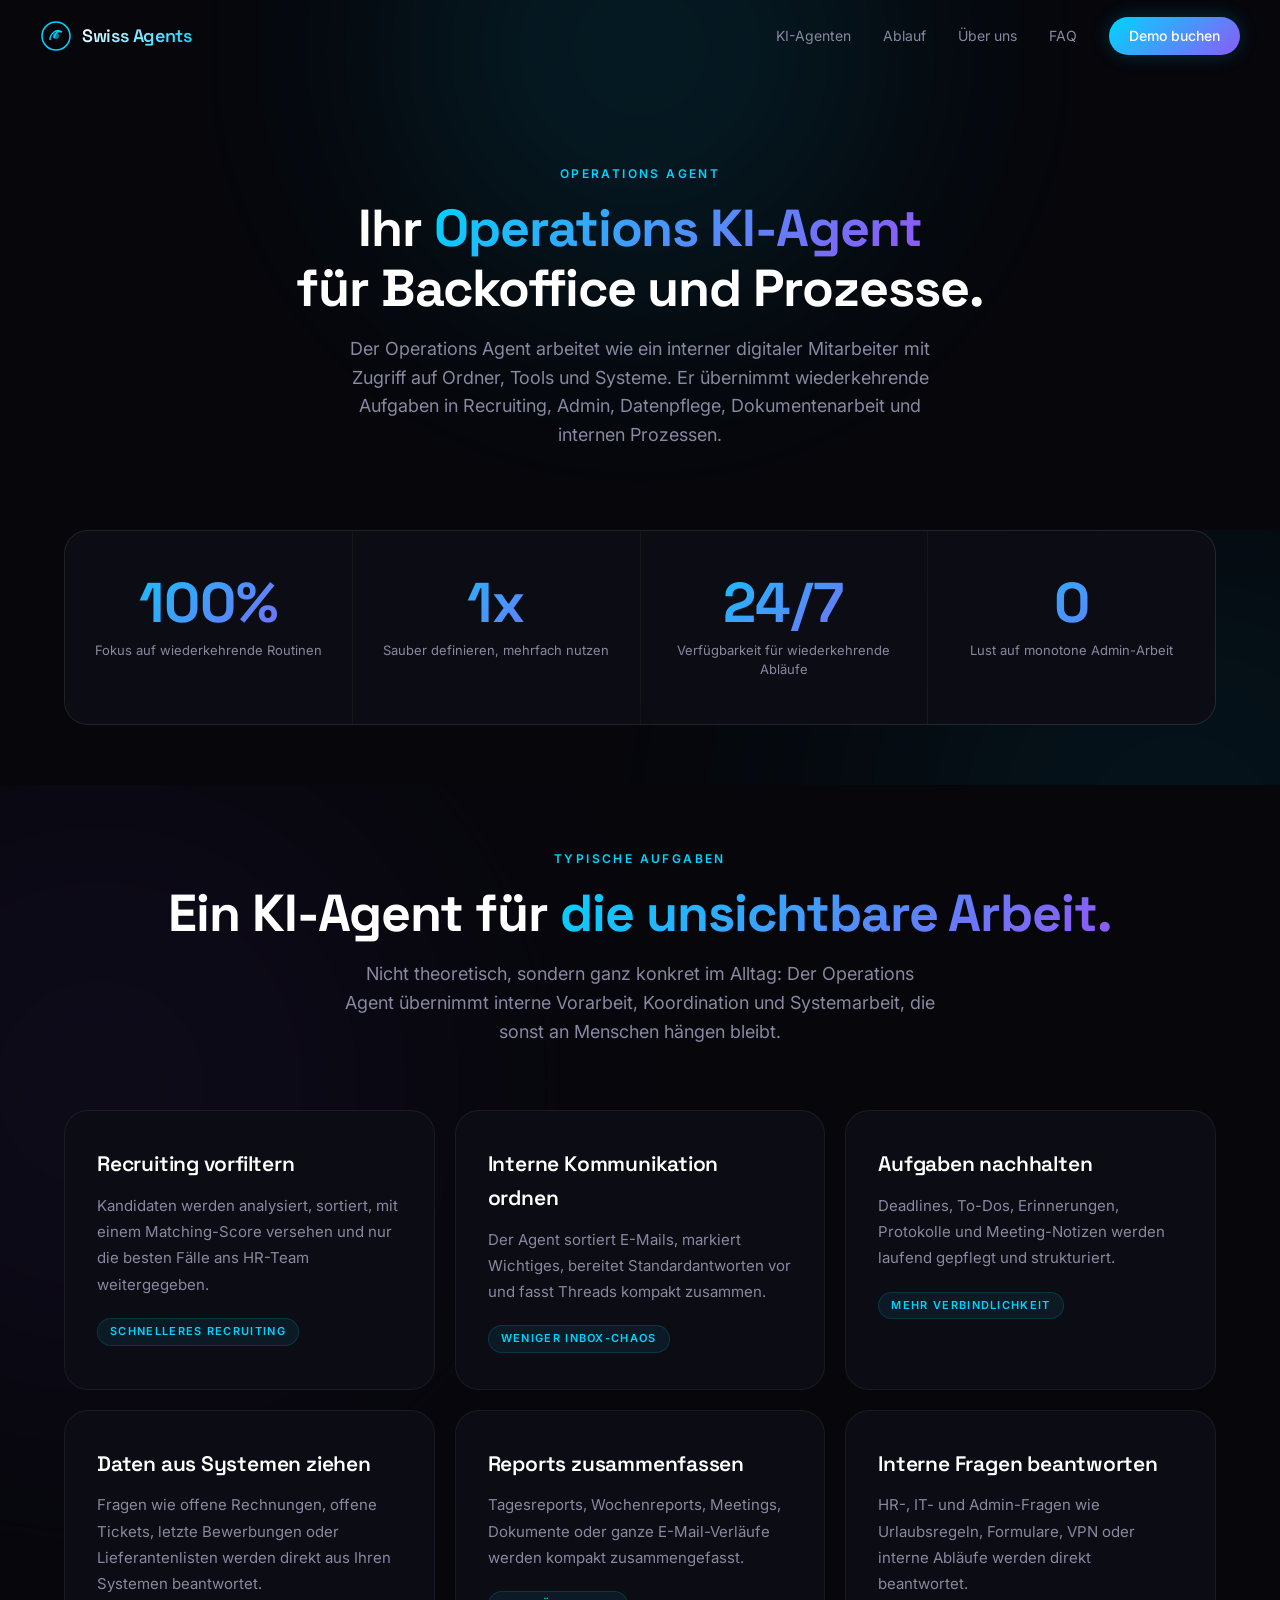
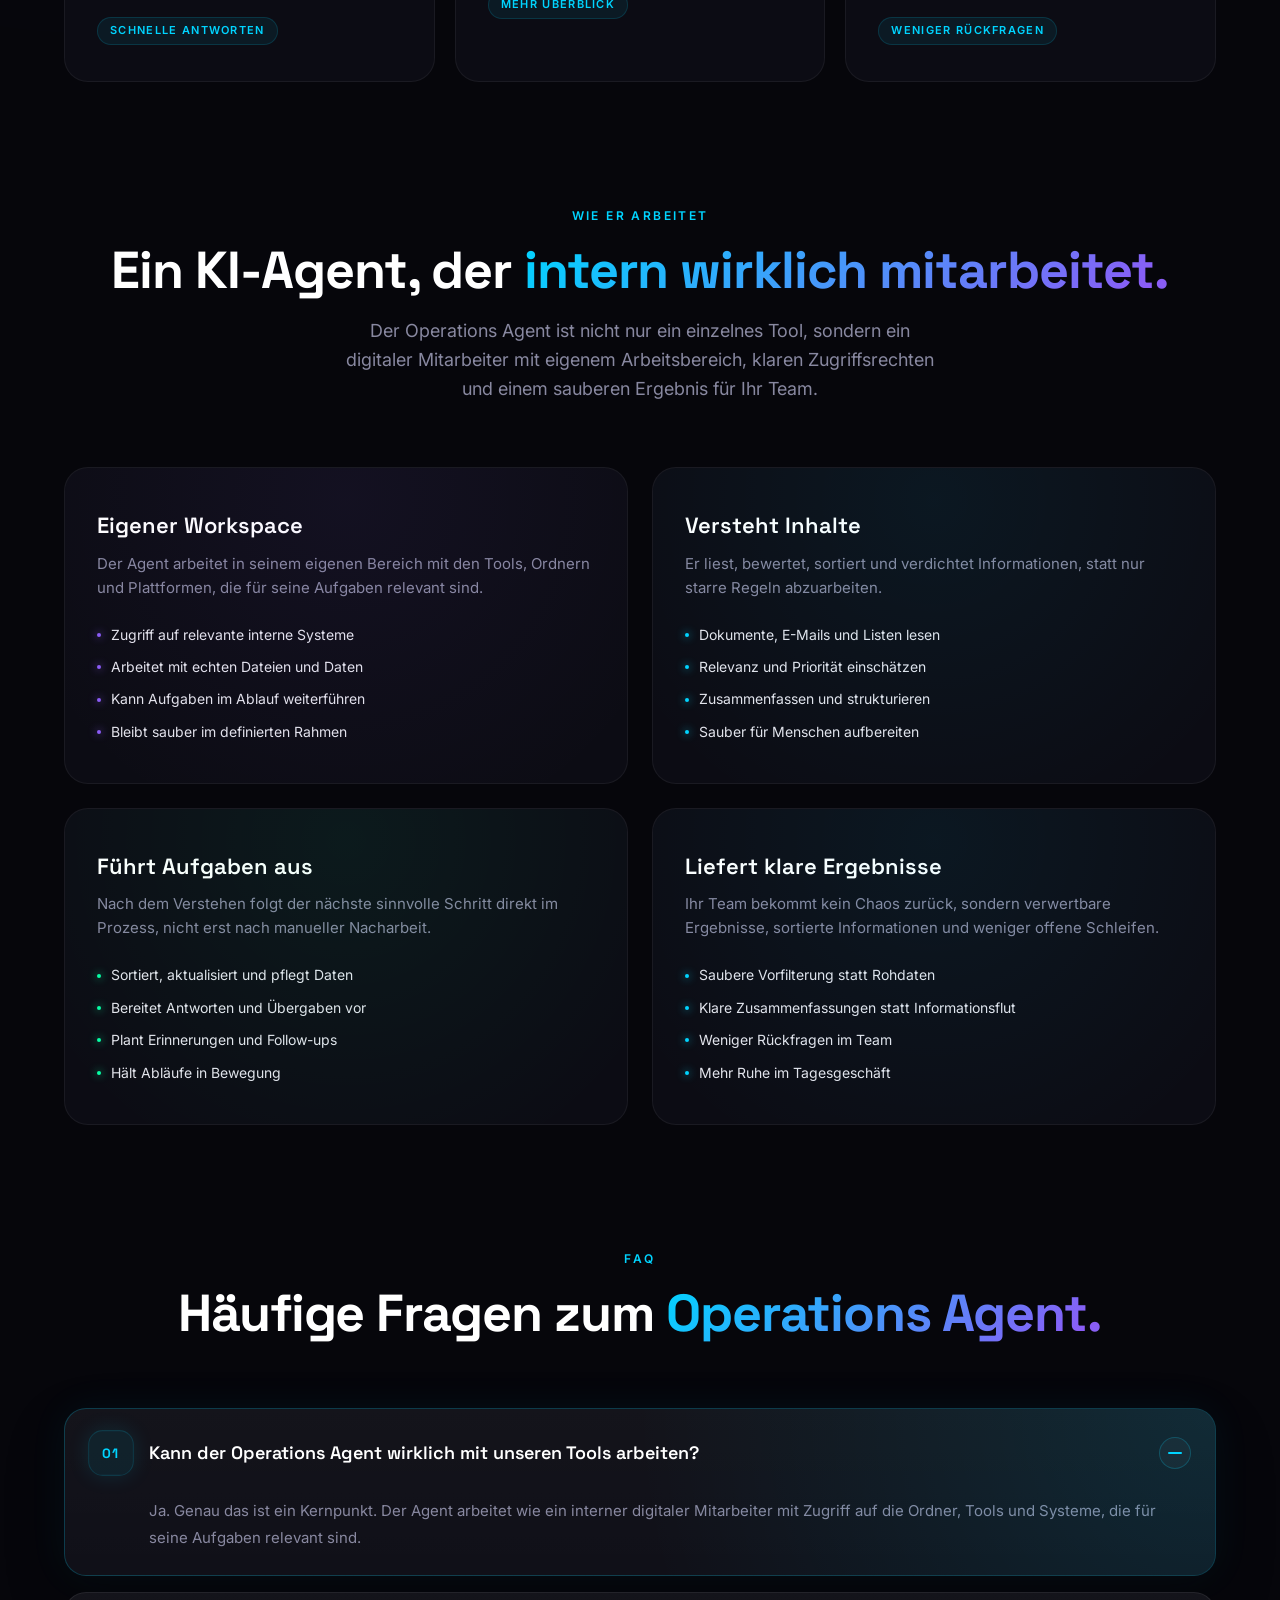
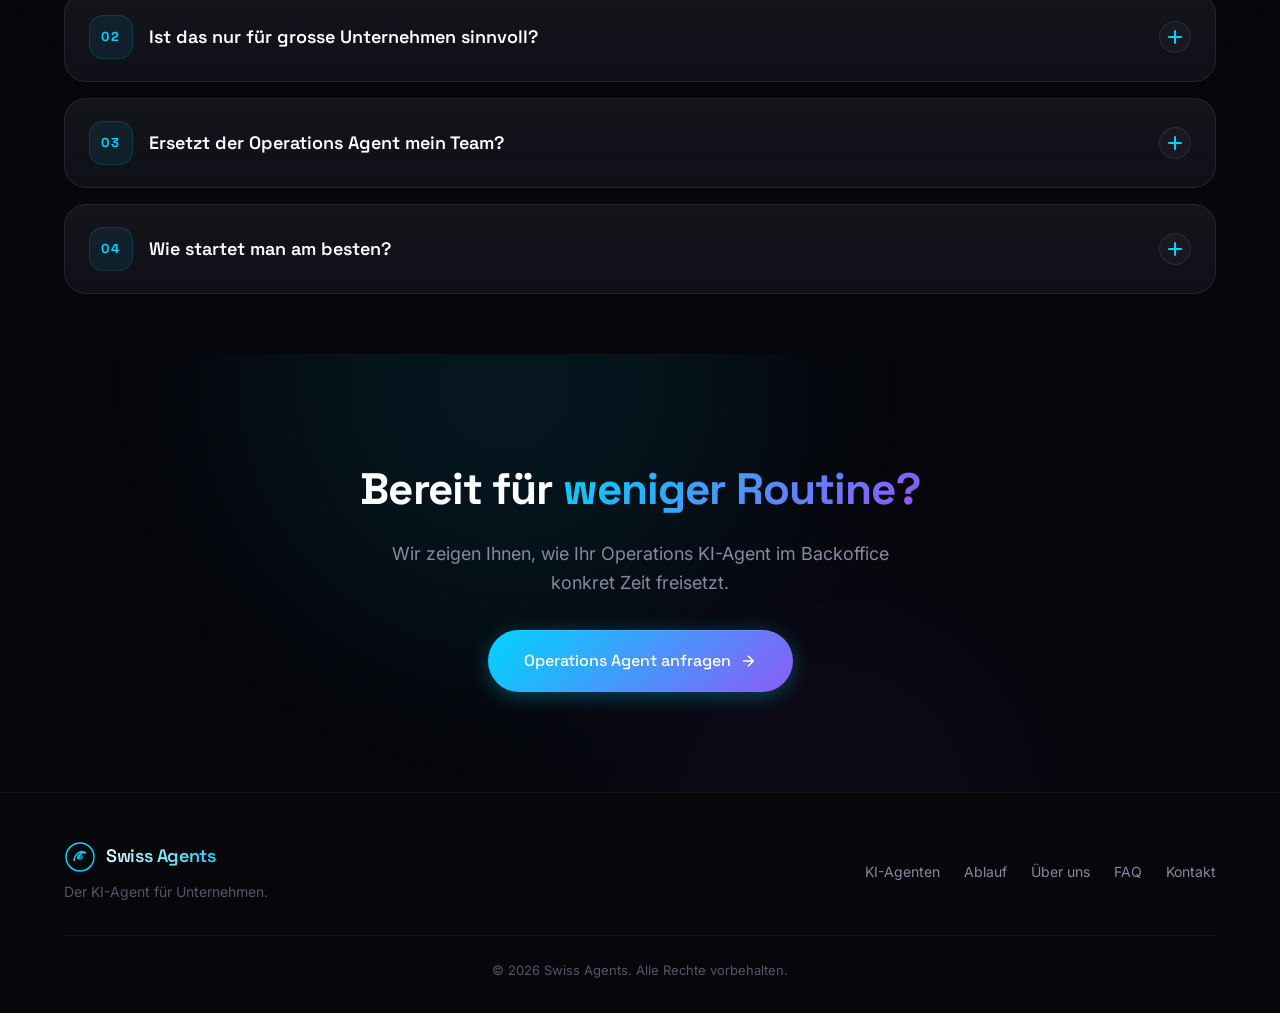
<file: operations-agent-schweiz.html>
<!DOCTYPE html>
<html lang="de">
<head>
    <meta charset="UTF-8">
    <meta name="viewport" content="width=device-width, initial-scale=1.0">
    <title>Operations KI-Agent für Backoffice in der Schweiz | Swiss Agents</title>
    <meta name="description" content="Der Operations Agent von Swiss Agents ist ein KI-Agent für Backoffice, Datenpflege und wiederkehrende Prozesse in Schweizer Unternehmen.">
    <link rel="preconnect" href="https://fonts.googleapis.com">
    <link rel="preconnect" href="https://fonts.gstatic.com" crossorigin>
    <link href="https://fonts.googleapis.com/css2?family=Inter:wght@300;400;500;600;700;800;900&family=Space+Grotesk:wght@300;400;500;600;700&display=swap" rel="stylesheet">
    <link rel="stylesheet" href="styles.css">
</head>
<body>
    <nav class="nav scrolled" id="nav">
        <div class="nav-inner">
            <a href="index.html" class="nav-logo">
                <div class="logo-icon">
                    <svg viewBox="0 0 32 32" fill="none">
                        <circle cx="16" cy="16" r="14" stroke="url(#logoGrad)" stroke-width="1.5"/>
                        <path d="M10 20 C10 14, 16 8, 22 12 C18 10, 14 14, 14 18" stroke="url(#logoGrad)" stroke-width="1.5" fill="none"/>
                        <circle cx="16" cy="16" r="3" fill="url(#logoGrad)" opacity="0.6"/>
                        <defs>
                            <linearGradient id="logoGrad" x1="0" y1="0" x2="32" y2="32">
                                <stop offset="0%" stop-color="#00d4ff"/>
                                <stop offset="100%" stop-color="#8b5cf6"/>
                            </linearGradient>
                        </defs>
                    </svg>
                </div>
                <span class="logo-text">Swiss Agents</span>
            </a>
            <div class="nav-links" id="navLinks">
                <a href="leistungen.html" class="nav-link">KI-Agenten</a>
                <a href="ablauf.html" class="nav-link">Ablauf</a>
                <a href="ueber-uns.html" class="nav-link">Über uns</a>
                <a href="faq.html" class="nav-link">FAQ</a>
                <a href="kontakt.html" class="nav-cta">Demo buchen</a>
            </div>
            <button class="nav-toggle" id="navToggle" aria-label="Menu">
                <span></span><span></span><span></span>
            </button>
        </div>
    </nav>

    <section class="page-header">
        <div class="page-header-glow"></div>
        <div class="container">
            <span class="section-label animate-on-scroll">Operations Agent</span>
            <h1 class="section-title animate-on-scroll">Ihr <span class="gradient-text">Operations KI-Agent</span><br>für Backoffice und Prozesse.</h1>
            <p class="section-subtitle animate-on-scroll">Der Operations Agent arbeitet wie ein interner digitaler Mitarbeiter mit Zugriff auf Ordner, Tools und Systeme. Er übernimmt wiederkehrende Aufgaben in Recruiting, Admin, Datenpflege, Dokumentenarbeit und internen Prozessen.</p>
        </div>
    </section>

    <section class="section" style="padding-top: 0;">
        <div class="section-glow"></div>
        <div class="container">
            <div class="stats-grid animate-on-scroll">
                <div class="stat-item">
                    <div class="stat-value">100%</div>
                    <div class="stat-label">Fokus auf wiederkehrende Routinen</div>
                </div>
                <div class="stat-item">
                    <div class="stat-value">1x</div>
                    <div class="stat-label">Sauber definieren, mehrfach nutzen</div>
                </div>
                <div class="stat-item">
                    <div class="stat-value">24/7</div>
                    <div class="stat-label">Verfügbarkeit für wiederkehrende Abläufe</div>
                </div>
                <div class="stat-item">
                    <div class="stat-value">0</div>
                    <div class="stat-label">Lust auf monotone Admin-Arbeit</div>
                </div>
            </div>
        </div>
    </section>

    <section class="section">
        <div class="section-glow section-glow-purple"></div>
        <div class="container">
            <div class="section-header animate-on-scroll">
                <span class="section-label">Typische Aufgaben</span>
                <h2 class="section-title">Ein KI-Agent für <span class="gradient-text">die unsichtbare Arbeit.</span></h2>
                <p class="section-subtitle">Nicht theoretisch, sondern ganz konkret im Alltag: Der Operations Agent übernimmt interne Vorarbeit, Koordination und Systemarbeit, die sonst an Menschen hängen bleibt.</p>
            </div>
            <div class="use-cases-grid">
                <div class="use-case-card animate-on-scroll" style="--delay: 0">
                    <h3>Recruiting vorfiltern</h3>
                    <p>Kandidaten werden analysiert, sortiert, mit einem Matching-Score versehen und nur die besten Fälle ans HR-Team weitergegeben.</p>
                    <span class="use-case-tag">Schnelleres Recruiting</span>
                </div>
                <div class="use-case-card animate-on-scroll" style="--delay: 1">
                    <h3>Interne Kommunikation ordnen</h3>
                    <p>Der Agent sortiert E-Mails, markiert Wichtiges, bereitet Standardantworten vor und fasst Threads kompakt zusammen.</p>
                    <span class="use-case-tag">Weniger Inbox-Chaos</span>
                </div>
                <div class="use-case-card animate-on-scroll" style="--delay: 2">
                    <h3>Aufgaben nachhalten</h3>
                    <p>Deadlines, To-Dos, Erinnerungen, Protokolle und Meeting-Notizen werden laufend gepflegt und strukturiert.</p>
                    <span class="use-case-tag">Mehr Verbindlichkeit</span>
                </div>
                <div class="use-case-card animate-on-scroll" style="--delay: 3">
                    <h3>Daten aus Systemen ziehen</h3>
                    <p>Fragen wie offene Rechnungen, offene Tickets, letzte Bewerbungen oder Lieferantenlisten werden direkt aus Ihren Systemen beantwortet.</p>
                    <span class="use-case-tag">Schnelle Antworten</span>
                </div>
                <div class="use-case-card animate-on-scroll" style="--delay: 4">
                    <h3>Reports zusammenfassen</h3>
                    <p>Tagesreports, Wochenreports, Meetings, Dokumente oder ganze E-Mail-Verläufe werden kompakt zusammengefasst.</p>
                    <span class="use-case-tag">Mehr Überblick</span>
                </div>
                <div class="use-case-card animate-on-scroll" style="--delay: 5">
                    <h3>Interne Fragen beantworten</h3>
                    <p>HR-, IT- und Admin-Fragen wie Urlaubsregeln, Formulare, VPN oder interne Abläufe werden direkt beantwortet.</p>
                    <span class="use-case-tag">Weniger Rückfragen</span>
                </div>
            </div>
        </div>
    </section>

    <section class="section">
        <div class="container">
            <div class="section-header animate-on-scroll">
                <span class="section-label">Wie er arbeitet</span>
                <h2 class="section-title">Ein KI-Agent, der <span class="gradient-text">intern wirklich mitarbeitet.</span></h2>
                <p class="section-subtitle">Der Operations Agent ist nicht nur ein einzelnes Tool, sondern ein digitaler Mitarbeiter mit eigenem Arbeitsbereich, klaren Zugriffsrechten und einem sauberen Ergebnis für Ihr Team.</p>
            </div>
            <div class="modules-grid">
                <div class="module-card animate-on-scroll" style="--delay: 0" data-color="purple">
                    <div class="module-card-inner">
                        <div class="module-glow"></div>
                        <h3 class="module-title">Eigener Workspace</h3>
                        <p class="module-desc">Der Agent arbeitet in seinem eigenen Bereich mit den Tools, Ordnern und Plattformen, die für seine Aufgaben relevant sind.</p>
                        <ul class="module-features">
                            <li><span class="feature-dot"></span>Zugriff auf relevante interne Systeme</li>
                            <li><span class="feature-dot"></span>Arbeitet mit echten Dateien und Daten</li>
                            <li><span class="feature-dot"></span>Kann Aufgaben im Ablauf weiterführen</li>
                            <li><span class="feature-dot"></span>Bleibt sauber im definierten Rahmen</li>
                        </ul>
                    </div>
                </div>
                <div class="module-card animate-on-scroll" style="--delay: 1" data-color="blue">
                    <div class="module-card-inner">
                        <div class="module-glow"></div>
                        <h3 class="module-title">Versteht Inhalte</h3>
                        <p class="module-desc">Er liest, bewertet, sortiert und verdichtet Informationen, statt nur starre Regeln abzuarbeiten.</p>
                        <ul class="module-features">
                            <li><span class="feature-dot"></span>Dokumente, E-Mails und Listen lesen</li>
                            <li><span class="feature-dot"></span>Relevanz und Priorität einschätzen</li>
                            <li><span class="feature-dot"></span>Zusammenfassen und strukturieren</li>
                            <li><span class="feature-dot"></span>Sauber für Menschen aufbereiten</li>
                        </ul>
                    </div>
                </div>
                <div class="module-card animate-on-scroll" style="--delay: 2" data-color="teal">
                    <div class="module-card-inner">
                        <div class="module-glow"></div>
                        <h3 class="module-title">Führt Aufgaben aus</h3>
                        <p class="module-desc">Nach dem Verstehen folgt der nächste sinnvolle Schritt direkt im Prozess, nicht erst nach manueller Nacharbeit.</p>
                        <ul class="module-features">
                            <li><span class="feature-dot"></span>Sortiert, aktualisiert und pflegt Daten</li>
                            <li><span class="feature-dot"></span>Bereitet Antworten und Übergaben vor</li>
                            <li><span class="feature-dot"></span>Plant Erinnerungen und Follow-ups</li>
                            <li><span class="feature-dot"></span>Hält Abläufe in Bewegung</li>
                        </ul>
                    </div>
                </div>
                <div class="module-card animate-on-scroll" style="--delay: 3" data-color="blue">
                    <div class="module-card-inner">
                        <div class="module-glow"></div>
                        <h3 class="module-title">Liefert klare Ergebnisse</h3>
                        <p class="module-desc">Ihr Team bekommt kein Chaos zurück, sondern verwertbare Ergebnisse, sortierte Informationen und weniger offene Schleifen.</p>
                        <ul class="module-features">
                            <li><span class="feature-dot"></span>Saubere Vorfilterung statt Rohdaten</li>
                            <li><span class="feature-dot"></span>Klare Zusammenfassungen statt Informationsflut</li>
                            <li><span class="feature-dot"></span>Weniger Rückfragen im Team</li>
                            <li><span class="feature-dot"></span>Mehr Ruhe im Tagesgeschäft</li>
                        </ul>
                    </div>
                </div>
            </div>
        </div>
    </section>

    <section class="section">
        <div class="container">
            <div class="section-header animate-on-scroll">
                <span class="section-label">FAQ</span>
                <h2 class="section-title">Häufige Fragen zum <span class="gradient-text">Operations Agent.</span></h2>
            </div>
            <div class="faq-list">
                <div class="faq-item animate-on-scroll active" style="--delay: 0">
                    <button class="faq-question" aria-expanded="true">
                        <span class="faq-question-meta">01</span>
                        <span class="faq-question-text">Kann der Operations Agent wirklich mit unseren Tools arbeiten?</span>
                        <div class="faq-toggle"><span></span><span></span></div>
                    </button>
                    <div class="faq-answer">
                        <p>Ja. Genau das ist ein Kernpunkt. Der Agent arbeitet wie ein interner digitaler Mitarbeiter mit Zugriff auf die Ordner, Tools und Systeme, die für seine Aufgaben relevant sind.</p>
                    </div>
                </div>
                <div class="faq-item animate-on-scroll" style="--delay: 1">
                    <button class="faq-question" aria-expanded="false">
                        <span class="faq-question-meta">02</span>
                        <span class="faq-question-text">Ist das nur für grosse Unternehmen sinnvoll?</span>
                        <div class="faq-toggle"><span></span><span></span></div>
                    </button>
                    <div class="faq-answer">
                        <p>Nein. Gerade kleinere und mittlere Teams profitieren stark, weil repetitive Arbeit dort besonders stark auf einzelne Personen drückt.</p>
                    </div>
                </div>
                <div class="faq-item animate-on-scroll" style="--delay: 2">
                    <button class="faq-question" aria-expanded="false">
                        <span class="faq-question-meta">03</span>
                        <span class="faq-question-text">Ersetzt der Operations Agent mein Team?</span>
                        <div class="faq-toggle"><span></span><span></span></div>
                    </button>
                    <div class="faq-answer">
                        <p>Nein. Er nimmt monotone und standardisierbare Aufgaben ab, damit Ihr Team mehr Kapazität für wichtige Arbeit hat.</p>
                    </div>
                </div>
                <div class="faq-item animate-on-scroll" style="--delay: 3">
                    <button class="faq-question" aria-expanded="false">
                        <span class="faq-question-meta">04</span>
                        <span class="faq-question-text">Wie startet man am besten?</span>
                        <div class="faq-toggle"><span></span><span></span></div>
                    </button>
                    <div class="faq-answer">
                        <p>Am besten mit einem klar umrissenen Prozess, der heute oft wiederholt wird und Ihrem Team wenig Freude, aber viel Zeit kostet.</p>
                    </div>
                </div>
            </div>
        </div>
    </section>

    <section class="section section-cta-banner">
        <div class="cta-banner-bg">
            <div class="cta-glow cta-glow-1"></div>
            <div class="cta-glow cta-glow-2"></div>
        </div>
        <div class="container">
            <div class="cta-banner-content animate-on-scroll">
                <h2>Bereit für <span class="gradient-text">weniger Routine?</span></h2>
                <p>Wir zeigen Ihnen, wie Ihr Operations KI-Agent im Backoffice konkret Zeit freisetzt.</p>
                <a href="kontakt.html" class="btn btn-primary btn-lg">
                    <span>Operations Agent anfragen</span>
                    <svg class="btn-arrow" viewBox="0 0 24 24" fill="none" stroke="currentColor" stroke-width="2"><path d="M5 12h14M12 5l7 7-7 7"/></svg>
                </a>
            </div>
        </div>
    </section>

    <footer class="footer">
        <div class="container">
            <div class="footer-inner">
                <div class="footer-brand">
                    <div class="nav-logo">
                        <div class="logo-icon">
                            <svg viewBox="0 0 32 32" fill="none">
                                <circle cx="16" cy="16" r="14" stroke="url(#footerGrad)" stroke-width="1.5"/>
                                <path d="M10 20 C10 14, 16 8, 22 12 C18 10, 14 14, 14 18" stroke="url(#footerGrad)" stroke-width="1.5" fill="none"/>
                                <circle cx="16" cy="16" r="3" fill="url(#footerGrad)" opacity="0.6"/>
                                <defs>
                                    <linearGradient id="footerGrad" x1="0" y1="0" x2="32" y2="32">
                                        <stop offset="0%" stop-color="#00d4ff"/>
                                        <stop offset="100%" stop-color="#8b5cf6"/>
                                    </linearGradient>
                                </defs>
                            </svg>
                        </div>
                        <span class="logo-text">Swiss Agents</span>
                    </div>
                    <p class="footer-tagline">Der KI-Agent für Unternehmen.</p>
                </div>
                <div class="footer-links">
                    <a href="leistungen.html">KI-Agenten</a>
                    <a href="ablauf.html">Ablauf</a>
                    <a href="ueber-uns.html">Über uns</a>
                    <a href="faq.html">FAQ</a>
                    <a href="kontakt.html">Kontakt</a>
                </div>
            </div>
            <div class="footer-bottom">
                <p>&copy; 2026 Swiss Agents. Alle Rechte vorbehalten.</p>
            </div>
        </div>
    </footer>

    <script src="script.js"></script>
</body>
</html>
</file>
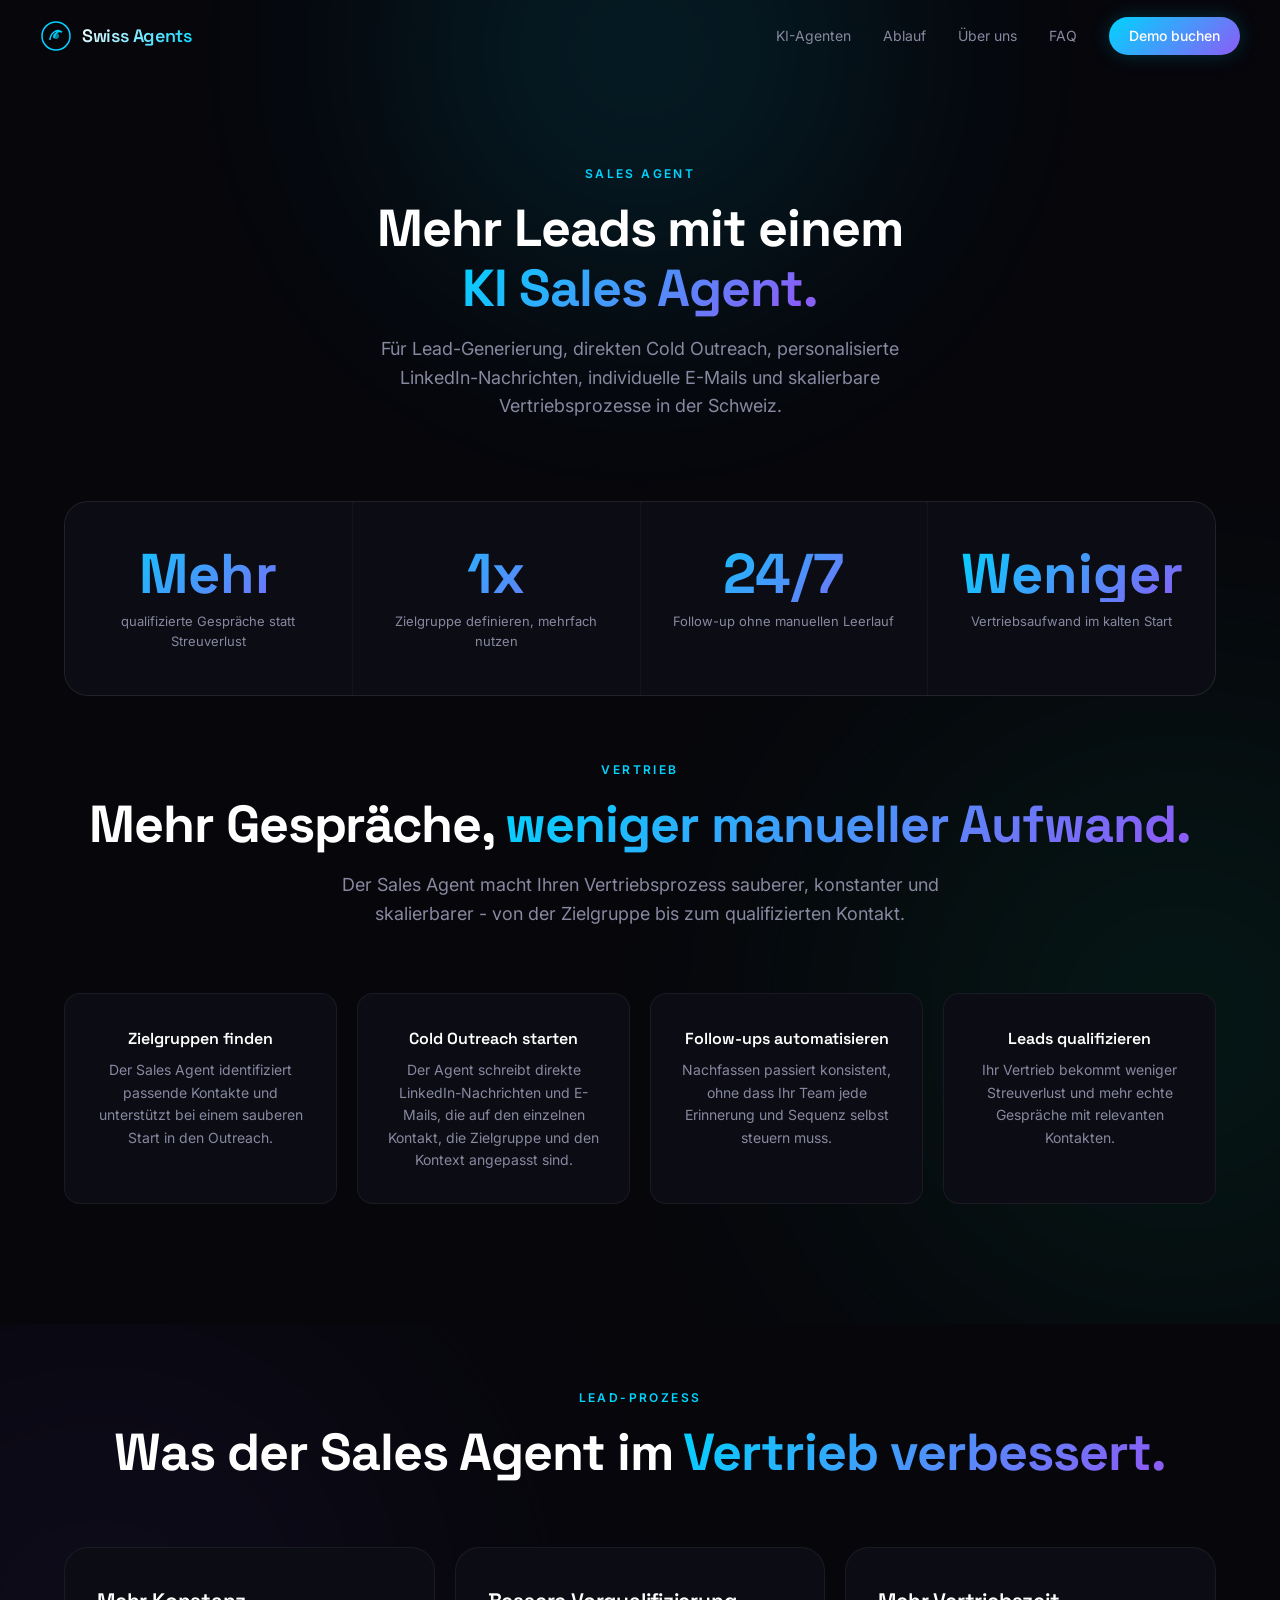
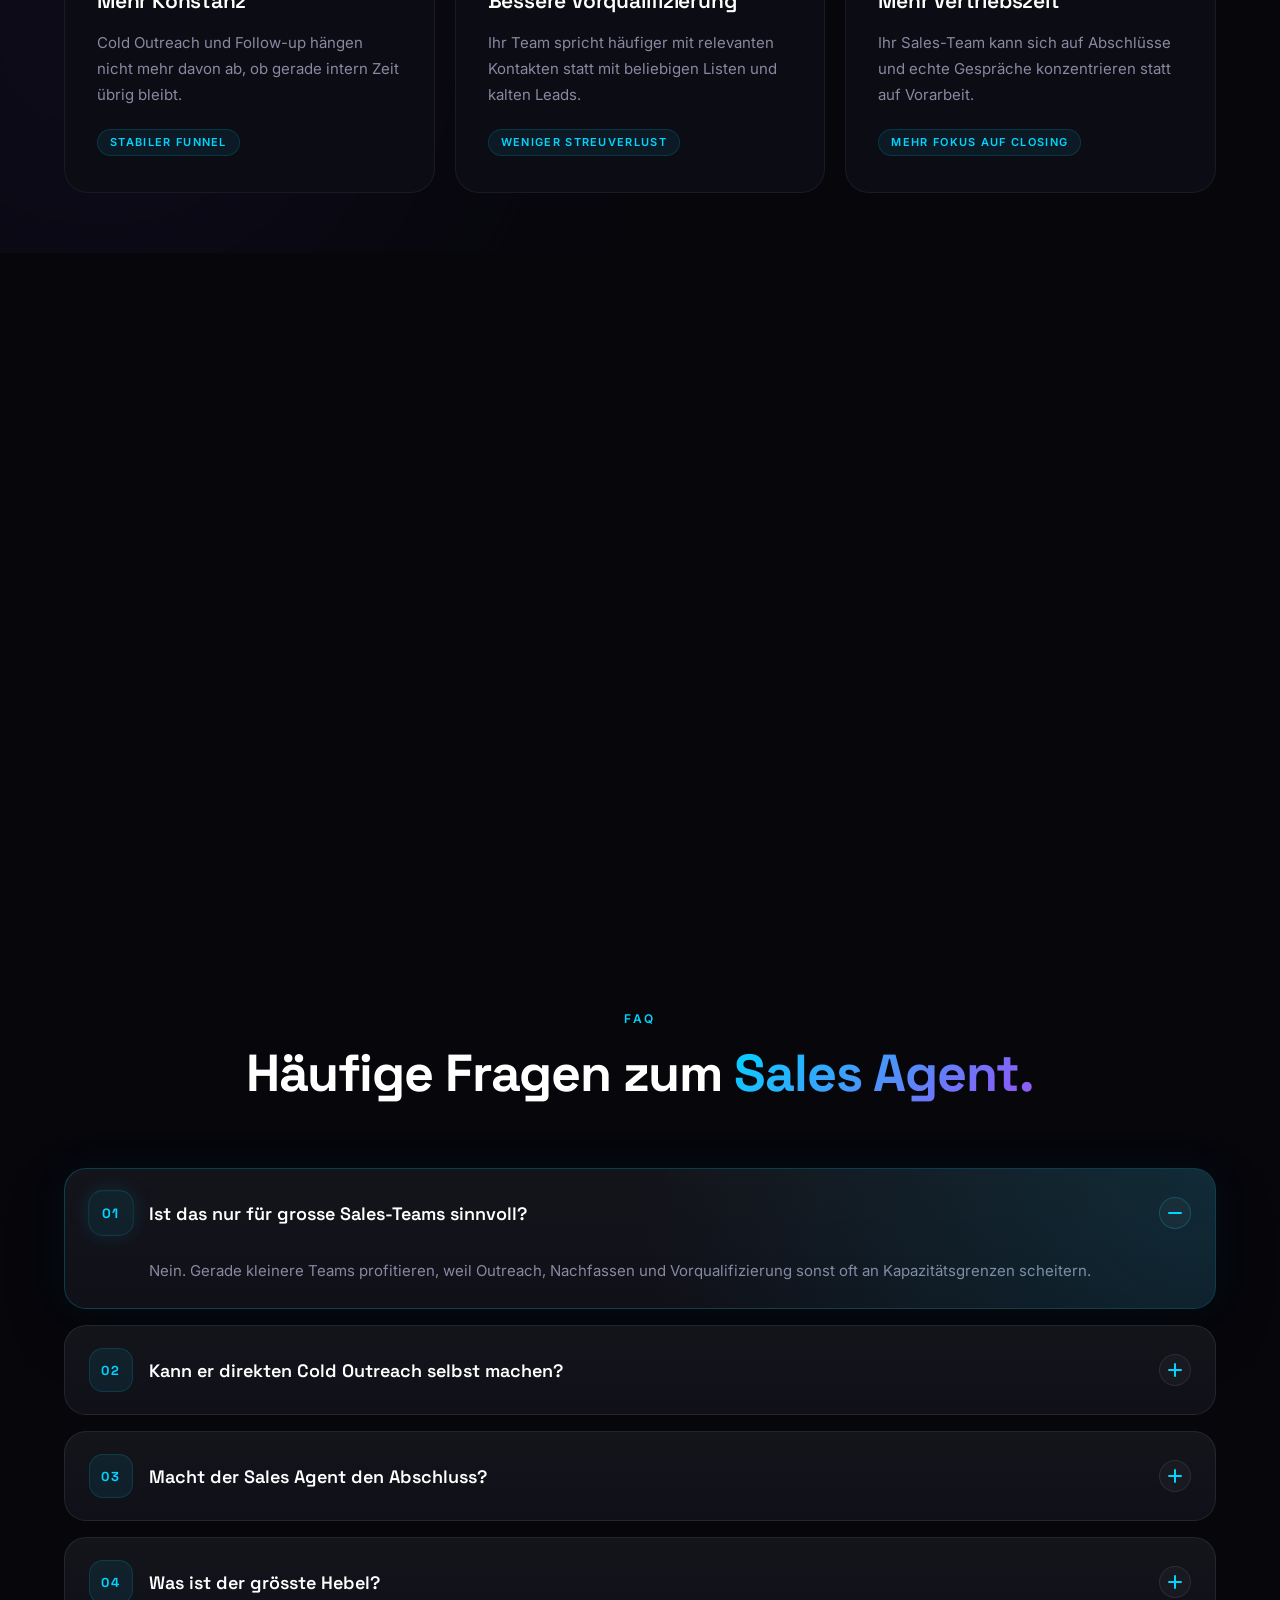
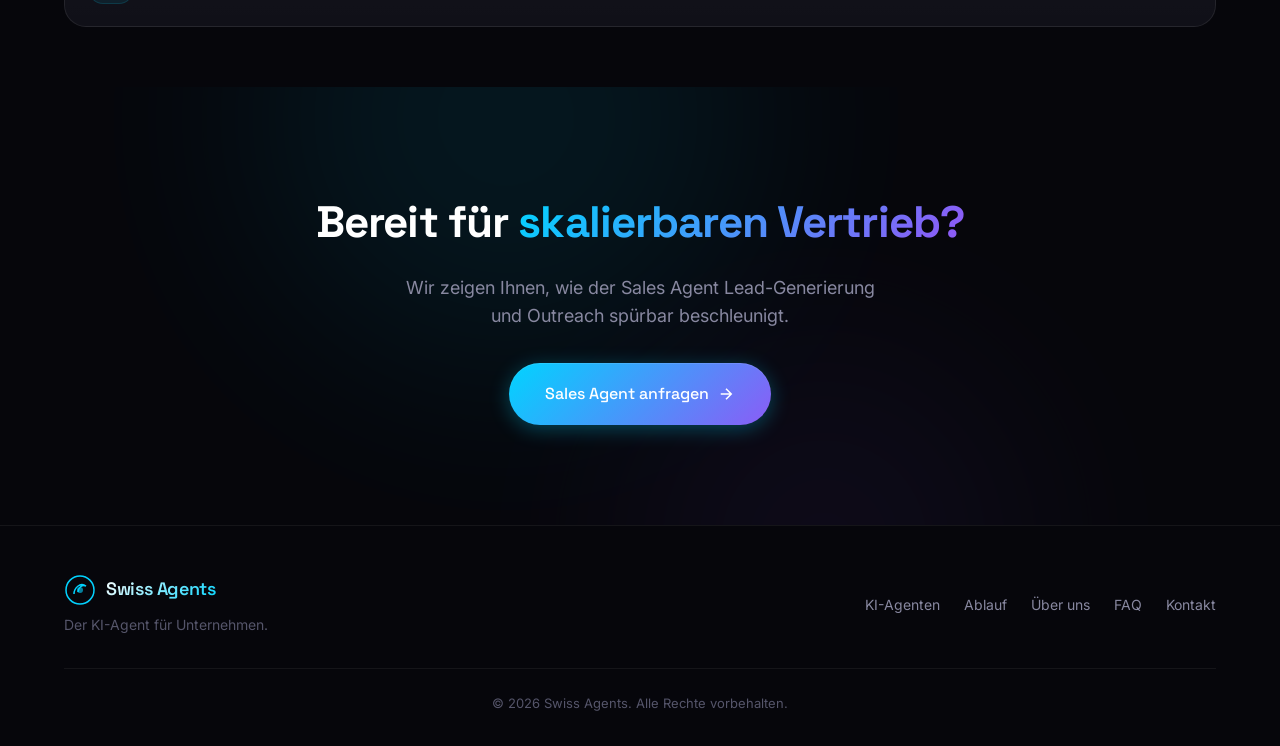
<file: sales-agent-schweiz.html>
<!DOCTYPE html>
<html lang="de">
<head>
    <meta charset="UTF-8">
    <meta name="viewport" content="width=device-width, initial-scale=1.0">
    <title>Sales Agent für Lead-Generierung Schweiz | Swiss Agents</title>
    <meta name="description" content="Der Sales Agent von Swiss Agents unterstützt Ihre Lead-Generierung in der Schweiz mit Outreach, Follow-ups, Qualifizierung und skalierbaren Vertriebsprozessen.">
    <link rel="preconnect" href="https://fonts.googleapis.com">
    <link rel="preconnect" href="https://fonts.gstatic.com" crossorigin>
    <link href="https://fonts.googleapis.com/css2?family=Inter:wght@300;400;500;600;700;800;900&family=Space+Grotesk:wght@300;400;500;600;700&display=swap" rel="stylesheet">
    <link rel="stylesheet" href="styles.css">
</head>
<body>
    <nav class="nav scrolled" id="nav">
        <div class="nav-inner">
            <a href="index.html" class="nav-logo">
                <div class="logo-icon">
                    <svg viewBox="0 0 32 32" fill="none">
                        <circle cx="16" cy="16" r="14" stroke="url(#logoGrad)" stroke-width="1.5"/>
                        <path d="M10 20 C10 14, 16 8, 22 12 C18 10, 14 14, 14 18" stroke="url(#logoGrad)" stroke-width="1.5" fill="none"/>
                        <circle cx="16" cy="16" r="3" fill="url(#logoGrad)" opacity="0.6"/>
                        <defs>
                            <linearGradient id="logoGrad" x1="0" y1="0" x2="32" y2="32">
                                <stop offset="0%" stop-color="#00d4ff"/>
                                <stop offset="100%" stop-color="#8b5cf6"/>
                            </linearGradient>
                        </defs>
                    </svg>
                </div>
                <span class="logo-text">Swiss Agents</span>
            </a>
            <div class="nav-links" id="navLinks">
                <a href="leistungen.html" class="nav-link">KI-Agenten</a>
                <a href="ablauf.html" class="nav-link">Ablauf</a>
                <a href="ueber-uns.html" class="nav-link">Über uns</a>
                <a href="faq.html" class="nav-link">FAQ</a>
                <a href="kontakt.html" class="nav-cta">Demo buchen</a>
            </div>
            <button class="nav-toggle" id="navToggle" aria-label="Menu">
                <span></span><span></span><span></span>
            </button>
        </div>
    </nav>

    <section class="page-header">
        <div class="page-header-glow"></div>
        <div class="container">
            <span class="section-label animate-on-scroll">Sales Agent</span>
            <h1 class="section-title animate-on-scroll">Mehr Leads mit einem<br><span class="gradient-text">KI Sales Agent.</span></h1>
            <p class="section-subtitle animate-on-scroll">Für Lead-Generierung, direkten Cold Outreach, personalisierte LinkedIn-Nachrichten, individuelle E-Mails und skalierbare Vertriebsprozesse in der Schweiz.</p>
        </div>
    </section>

    <section class="section" style="padding-top: 0;">
        <div class="section-glow section-glow-teal"></div>
        <div class="container">
            <div class="stats-grid animate-on-scroll" style="margin-bottom: 60px;">
                <div class="stat-item">
                    <div class="stat-value">Mehr</div>
                    <div class="stat-label">qualifizierte Gespräche statt Streuverlust</div>
                </div>
                <div class="stat-item">
                    <div class="stat-value">1x</div>
                    <div class="stat-label">Zielgruppe definieren, mehrfach nutzen</div>
                </div>
                <div class="stat-item">
                    <div class="stat-value">24/7</div>
                    <div class="stat-label">Follow-up ohne manuellen Leerlauf</div>
                </div>
                <div class="stat-item">
                    <div class="stat-value">Weniger</div>
                    <div class="stat-label">Vertriebsaufwand im kalten Start</div>
                </div>
            </div>
            <div class="section-header animate-on-scroll">
                <span class="section-label">Vertrieb</span>
                <h2 class="section-title">Mehr Gespräche, <span class="gradient-text">weniger manueller Aufwand.</span></h2>
                <p class="section-subtitle">Der Sales Agent macht Ihren Vertriebsprozess sauberer, konstanter und skalierbarer - von der Zielgruppe bis zum qualifizierten Kontakt.</p>
            </div>
            <div class="problem-grid">
                <div class="problem-card animate-on-scroll" style="--delay: 0">
                    <h3>Zielgruppen finden</h3>
                    <p>Der Sales Agent identifiziert passende Kontakte und unterstützt bei einem sauberen Start in den Outreach.</p>
                </div>
                <div class="problem-card animate-on-scroll" style="--delay: 1">
                    <h3>Cold Outreach starten</h3>
                    <p>Der Agent schreibt direkte LinkedIn-Nachrichten und E-Mails, die auf den einzelnen Kontakt, die Zielgruppe und den Kontext angepasst sind.</p>
                </div>
                <div class="problem-card animate-on-scroll" style="--delay: 2">
                    <h3>Follow-ups automatisieren</h3>
                    <p>Nachfassen passiert konsistent, ohne dass Ihr Team jede Erinnerung und Sequenz selbst steuern muss.</p>
                </div>
                <div class="problem-card animate-on-scroll" style="--delay: 3">
                    <h3>Leads qualifizieren</h3>
                    <p>Ihr Vertrieb bekommt weniger Streuverlust und mehr echte Gespräche mit relevanten Kontakten.</p>
                </div>
            </div>
        </div>
    </section>

    <section class="section">
        <div class="section-glow section-glow-purple"></div>
        <div class="container">
            <div class="section-header animate-on-scroll">
                <span class="section-label">Lead-Prozess</span>
                <h2 class="section-title">Was der Sales Agent im <span class="gradient-text">Vertrieb verbessert.</span></h2>
            </div>
            <div class="use-cases-grid">
                <div class="use-case-card animate-on-scroll" style="--delay: 0">
                    <h3>Mehr Konstanz</h3>
                    <p>Cold Outreach und Follow-up hängen nicht mehr davon ab, ob gerade intern Zeit übrig bleibt.</p>
                    <span class="use-case-tag">Stabiler Funnel</span>
                </div>
                <div class="use-case-card animate-on-scroll" style="--delay: 1">
                    <h3>Bessere Vorqualifizierung</h3>
                    <p>Ihr Team spricht häufiger mit relevanten Kontakten statt mit beliebigen Listen und kalten Leads.</p>
                    <span class="use-case-tag">Weniger Streuverlust</span>
                </div>
                <div class="use-case-card animate-on-scroll" style="--delay: 2">
                    <h3>Mehr Vertriebszeit</h3>
                    <p>Ihr Sales-Team kann sich auf Abschlüsse und echte Gespräche konzentrieren statt auf Vorarbeit.</p>
                    <span class="use-case-tag">Mehr Fokus auf Closing</span>
                </div>
            </div>
        </div>
    </section>

    <section class="section">
        <div class="container">
            <div class="section-header animate-on-scroll">
                <span class="section-label">Im Detail</span>
                <h2 class="section-title">Wie der Sales Agent <span class="gradient-text">Lead-Generierung entlastet.</span></h2>
            </div>
            <div class="modules-grid">
                <div class="module-card animate-on-scroll" style="--delay: 0" data-color="pink">
                    <div class="module-card-inner">
                        <div class="module-glow"></div>
                        <h3 class="module-title">Cold Outreach, der passt</h3>
                        <p class="module-desc">Nicht generisch, sondern auf Kontakt, Branche und Situation zugeschnitten.</p>
                        <ul class="module-features">
                            <li><span class="feature-dot"></span>Zielgruppen klar definieren</li>
                            <li><span class="feature-dot"></span>Personalisierte LinkedIn-Nachrichten schreiben</li>
                            <li><span class="feature-dot"></span>Individuelle E-Mails pro Kontakt erstellen</li>
                            <li><span class="feature-dot"></span>Nachfasslogik konsistent halten</li>
                            <li><span class="feature-dot"></span>Relevante Kontakte vorqualifizieren</li>
                        </ul>
                    </div>
                </div>
                <div class="module-card animate-on-scroll" style="--delay: 1" data-color="blue">
                    <div class="module-card-inner">
                        <div class="module-glow"></div>
                        <h3 class="module-title">Für Ihr Sales-Team</h3>
                        <p class="module-desc">Weniger Admin, mehr echte Gespräche und klarere Übergaben im Vertriebsprozess.</p>
                        <ul class="module-features">
                            <li><span class="feature-dot"></span>Mehr Zeit für Closing</li>
                            <li><span class="feature-dot"></span>Weniger manuelle Listenarbeit</li>
                            <li><span class="feature-dot"></span>Saubere Übergabe interessierter Leads</li>
                            <li><span class="feature-dot"></span>Mehr Transparenz im Prozess</li>
                        </ul>
                    </div>
                </div>
            </div>
        </div>
    </section>

    <section class="section">
        <div class="container">
            <div class="section-header animate-on-scroll">
                <span class="section-label">FAQ</span>
                <h2 class="section-title">Häufige Fragen zum <span class="gradient-text">Sales Agent.</span></h2>
            </div>
            <div class="faq-list">
                <div class="faq-item animate-on-scroll active" style="--delay: 0">
                    <button class="faq-question" aria-expanded="true">
                        <span class="faq-question-meta">01</span>
                        <span class="faq-question-text">Ist das nur für grosse Sales-Teams sinnvoll?</span>
                        <div class="faq-toggle"><span></span><span></span></div>
                    </button>
                    <div class="faq-answer">
                        <p>Nein. Gerade kleinere Teams profitieren, weil Outreach, Nachfassen und Vorqualifizierung sonst oft an Kapazitätsgrenzen scheitern.</p>
                    </div>
                </div>
                <div class="faq-item animate-on-scroll" style="--delay: 1">
                    <button class="faq-question" aria-expanded="false">
                        <span class="faq-question-meta">02</span>
                        <span class="faq-question-text">Kann er direkten Cold Outreach selbst machen?</span>
                        <div class="faq-toggle"><span></span><span></span></div>
                    </button>
                    <div class="faq-answer">
                        <p>Ja. Der Sales Agent kann direkten Cold Outreach über LinkedIn und E-Mail starten und die Nachrichten auf den einzelnen Kontakt anpassen.</p>
                    </div>
                </div>
                <div class="faq-item animate-on-scroll" style="--delay: 2">
                    <button class="faq-question" aria-expanded="false">
                        <span class="faq-question-meta">03</span>
                        <span class="faq-question-text">Macht der Sales Agent den Abschluss?</span>
                        <div class="faq-toggle"><span></span><span></span></div>
                    </button>
                    <div class="faq-answer">
                        <p>Der Fokus liegt auf Vorarbeit, Konstanz und Qualifizierung. Ihr Team kann sich dadurch stärker auf Gespräche und Abschlüsse konzentrieren.</p>
                    </div>
                </div>
                <div class="faq-item animate-on-scroll" style="--delay: 3">
                    <button class="faq-question" aria-expanded="false">
                        <span class="faq-question-meta">04</span>
                        <span class="faq-question-text">Was ist der grösste Hebel?</span>
                        <div class="faq-toggle"><span></span><span></span></div>
                    </button>
                    <div class="faq-answer">
                        <p>Die Kombination aus sauberer Zielgruppenarbeit, personalisiertem Outreach, konstantem Follow-up und weniger manuellem Aufwand im Team.</p>
                    </div>
                </div>
            </div>
        </div>
    </section>

    <section class="section section-cta-banner">
        <div class="cta-banner-bg">
            <div class="cta-glow cta-glow-1"></div>
            <div class="cta-glow cta-glow-2"></div>
        </div>
        <div class="container">
            <div class="cta-banner-content animate-on-scroll">
                <h2>Bereit für <span class="gradient-text">skalierbaren Vertrieb?</span></h2>
                <p>Wir zeigen Ihnen, wie der Sales Agent Lead-Generierung und Outreach spürbar beschleunigt.</p>
                <a href="kontakt.html" class="btn btn-primary btn-lg">
                    <span>Sales Agent anfragen</span>
                    <svg class="btn-arrow" viewBox="0 0 24 24" fill="none" stroke="currentColor" stroke-width="2"><path d="M5 12h14M12 5l7 7-7 7"/></svg>
                </a>
            </div>
        </div>
    </section>

    <footer class="footer">
        <div class="container">
            <div class="footer-inner">
                <div class="footer-brand">
                    <div class="nav-logo">
                        <div class="logo-icon">
                            <svg viewBox="0 0 32 32" fill="none">
                                <circle cx="16" cy="16" r="14" stroke="url(#footerGrad)" stroke-width="1.5"/>
                                <path d="M10 20 C10 14, 16 8, 22 12 C18 10, 14 14, 14 18" stroke="url(#footerGrad)" stroke-width="1.5" fill="none"/>
                                <circle cx="16" cy="16" r="3" fill="url(#footerGrad)" opacity="0.6"/>
                                <defs>
                                    <linearGradient id="footerGrad" x1="0" y1="0" x2="32" y2="32">
                                        <stop offset="0%" stop-color="#00d4ff"/>
                                        <stop offset="100%" stop-color="#8b5cf6"/>
                                    </linearGradient>
                                </defs>
                            </svg>
                        </div>
                        <span class="logo-text">Swiss Agents</span>
                    </div>
                    <p class="footer-tagline">Der KI-Agent für Unternehmen.</p>
                </div>
                <div class="footer-links">
                    <a href="leistungen.html">KI-Agenten</a>
                    <a href="ablauf.html">Ablauf</a>
                    <a href="ueber-uns.html">Über uns</a>
                    <a href="faq.html">FAQ</a>
                    <a href="kontakt.html">Kontakt</a>
                </div>
            </div>
            <div class="footer-bottom">
                <p>&copy; 2026 Swiss Agents. Alle Rechte vorbehalten.</p>
            </div>
        </div>
    </footer>

    <script src="script.js"></script>
</body>
</html>
</file>
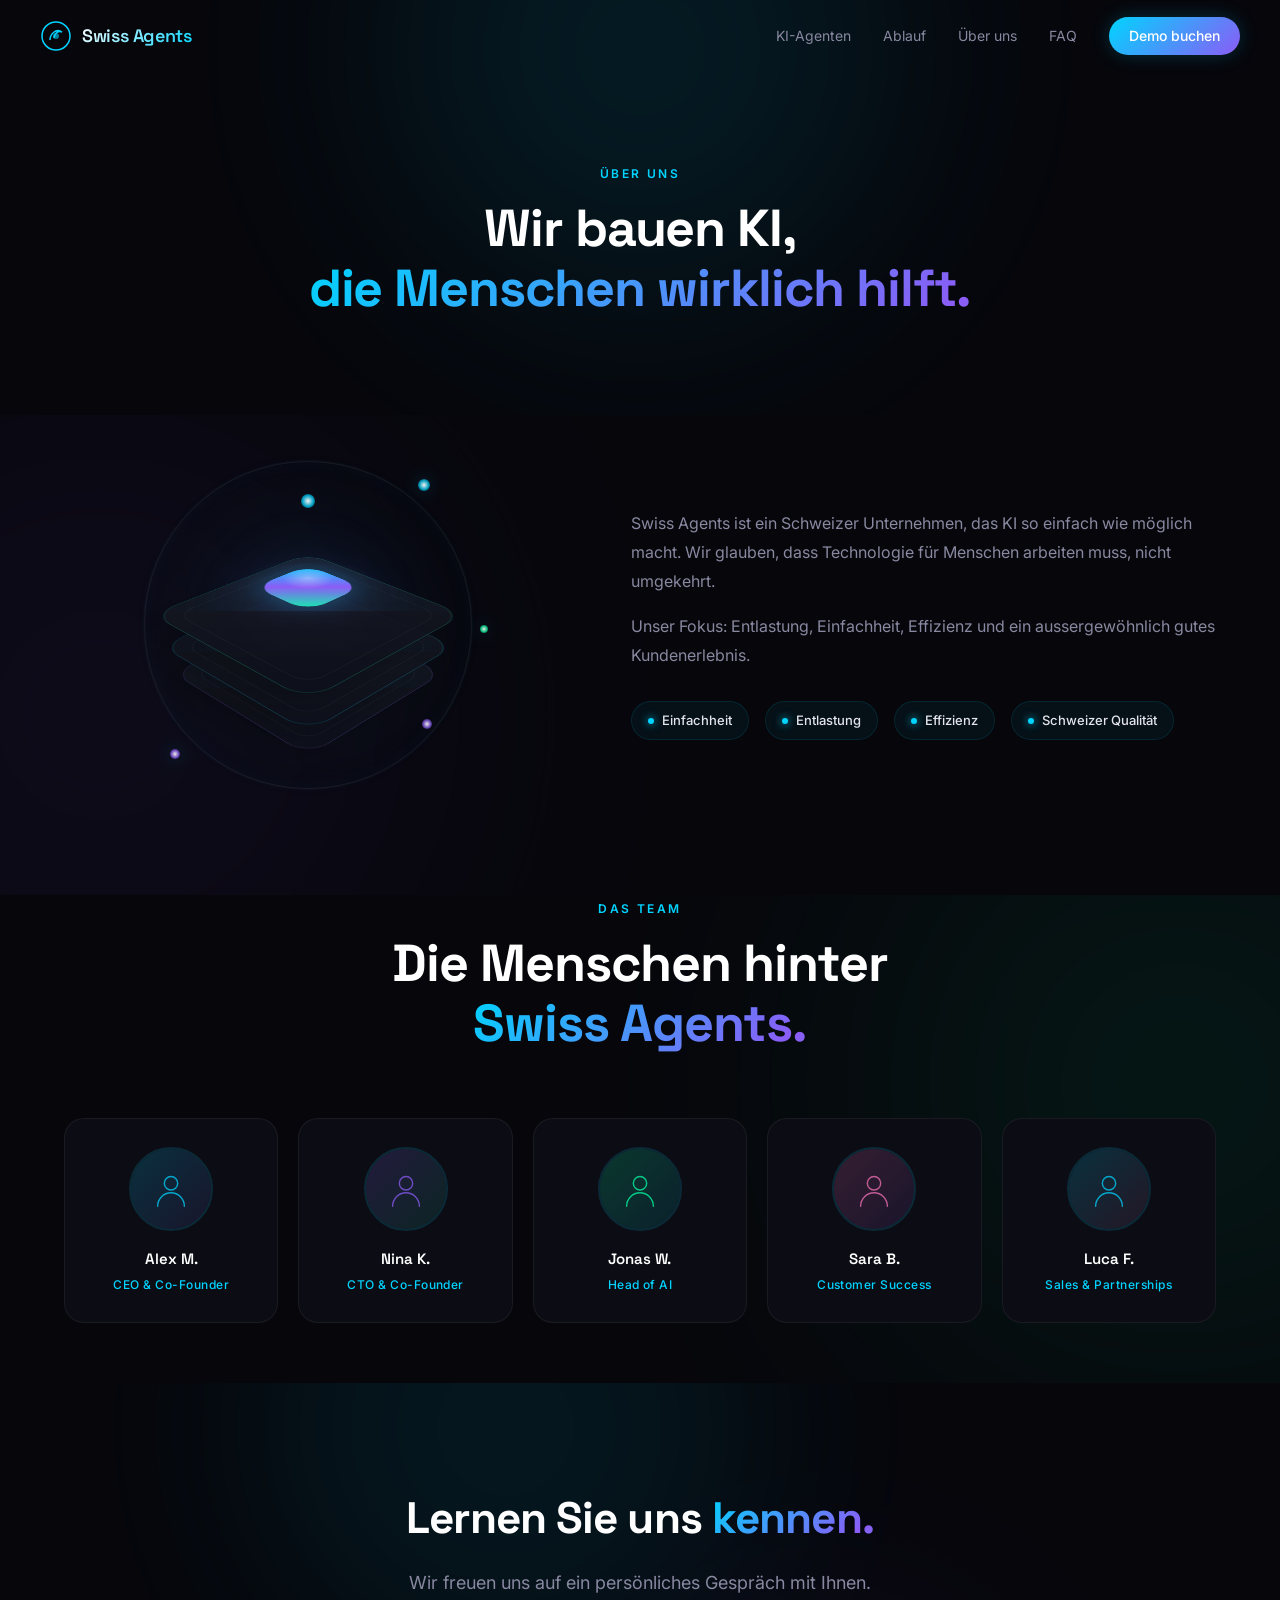
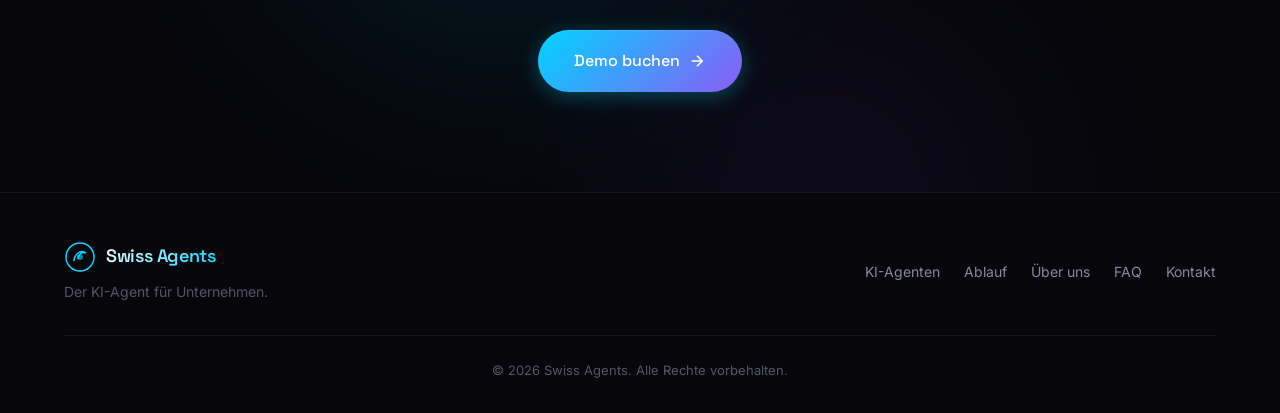
<file: ueber-uns.html>
<!DOCTYPE html>
<html lang="de">
<head>
    <meta charset="UTF-8">
    <meta name="viewport" content="width=device-width, initial-scale=1.0">
    <title>Über uns - Swiss Agents</title>
    <meta name="description" content="Swiss Agents ist ein Schweizer Unternehmen, das KI so einfach wie möglich macht. Entlastung, Einfachheit, Effizienz.">
    <link rel="preconnect" href="https://fonts.googleapis.com">
    <link rel="preconnect" href="https://fonts.gstatic.com" crossorigin>
    <link href="https://fonts.googleapis.com/css2?family=Inter:wght@300;400;500;600;700;800;900&family=Space+Grotesk:wght@300;400;500;600;700&display=swap" rel="stylesheet">
    <link rel="stylesheet" href="styles.css">
</head>
<body>
    <!-- NAVIGATION -->
    <nav class="nav scrolled" id="nav">
        <div class="nav-inner">
            <a href="index.html" class="nav-logo">
                <div class="logo-icon">
                    <svg viewBox="0 0 32 32" fill="none">
                        <circle cx="16" cy="16" r="14" stroke="url(#logoGrad)" stroke-width="1.5"/>
                        <path d="M10 20 C10 14, 16 8, 22 12 C18 10, 14 14, 14 18" stroke="url(#logoGrad)" stroke-width="1.5" fill="none"/>
                        <circle cx="16" cy="16" r="3" fill="url(#logoGrad)" opacity="0.6"/>
                        <defs>
                            <linearGradient id="logoGrad" x1="0" y1="0" x2="32" y2="32">
                                <stop offset="0%" stop-color="#00d4ff"/>
                                <stop offset="100%" stop-color="#8b5cf6"/>
                            </linearGradient>
                        </defs>
                    </svg>
                </div>
                <span class="logo-text">Swiss Agents</span>
            </a>
            <div class="nav-links" id="navLinks">
                <a href="leistungen.html" class="nav-link">KI-Agenten</a>
                <a href="ablauf.html" class="nav-link">Ablauf</a>
                <a href="ueber-uns.html" class="nav-link">Über uns</a>
                <a href="faq.html" class="nav-link">FAQ</a>
                <a href="kontakt.html" class="nav-cta">Demo buchen</a>
            </div>
            <button class="nav-toggle" id="navToggle" aria-label="Menu">
                <span></span><span></span><span></span>
            </button>
        </div>
    </nav>

    <!-- PAGE HEADER -->
    <section class="page-header">
        <div class="page-header-glow"></div>
        <div class="container">
            <span class="section-label animate-on-scroll">Über uns</span>
            <h1 class="section-title animate-on-scroll">Wir bauen KI,<br><span class="gradient-text">die Menschen wirklich hilft.</span></h1>
        </div>
    </section>

    <!-- ABOUT CONTENT -->
    <section class="section" style="padding-top: 0;">
        <div class="section-glow section-glow-purple"></div>
        <div class="container">
            <div class="about-layout animate-on-scroll">
                <div class="about-visual">
                    <div class="about-symbol" aria-hidden="true">
                        <div class="about-symbol-halo about-symbol-halo-outer"></div>
                        <div class="about-symbol-halo about-symbol-halo-inner"></div>
                        <div class="about-symbol-orbit"></div>
                        <div class="about-symbol-core">
                            <span class="about-symbol-layer about-symbol-layer-back"></span>
                            <span class="about-symbol-layer about-symbol-layer-mid"></span>
                            <span class="about-symbol-layer about-symbol-layer-front"></span>
                            <span class="about-symbol-center"></span>
                        </div>
                        <span class="about-symbol-dot about-symbol-dot-1"></span>
                        <span class="about-symbol-dot about-symbol-dot-2"></span>
                        <span class="about-symbol-dot about-symbol-dot-3"></span>
                    </div>
                </div>
                <div class="about-content">
                    <p class="about-text">Swiss Agents ist ein Schweizer Unternehmen, das KI so einfach wie möglich macht. Wir glauben, dass Technologie für Menschen arbeiten muss, nicht umgekehrt.</p>
                    <p class="about-text">Unser Fokus: Entlastung, Einfachheit, Effizienz und ein aussergewöhnlich gutes Kundenerlebnis.</p>
                    <div class="about-values">
                        <div class="value-item">
                            <div class="value-dot"></div>
                            <span>Einfachheit</span>
                        </div>
                        <div class="value-item">
                            <div class="value-dot"></div>
                            <span>Entlastung</span>
                        </div>
                        <div class="value-item">
                            <div class="value-dot"></div>
                            <span>Effizienz</span>
                        </div>
                        <div class="value-item">
                            <div class="value-dot"></div>
                            <span>Schweizer Qualität</span>
                        </div>
                    </div>
                </div>
            </div>
        </div>
    </section>

    <!-- TEAM SECTION -->
    <section class="section" style="padding-top: 0;">
        <div class="section-glow section-glow-teal"></div>
        <div class="container">
            <div class="section-header animate-on-scroll">
                <span class="section-label">Das Team</span>
                <h2 class="section-title">Die Menschen hinter<br><span class="gradient-text">Swiss Agents.</span></h2>
            </div>
            <div class="team-grid">
                <div class="team-card animate-on-scroll" style="--delay: 0">
                    <div class="team-avatar">
                        <div class="team-avatar-bg"></div>
                        <svg viewBox="0 0 44 44" fill="none"><circle cx="22" cy="16" r="7" stroke="currentColor" stroke-width="1.5"/><path d="M8 40c0-7.7 6.3-14 14-14s14 6.3 14 14" stroke="currentColor" stroke-width="1.5" stroke-linecap="round"/></svg>
                    </div>
                    <div class="team-name">Alex M.</div>
                    <div class="team-role">CEO & Co-Founder</div>
                </div>
                <div class="team-card animate-on-scroll" style="--delay: 1">
                    <div class="team-avatar">
                        <div class="team-avatar-bg"></div>
                        <svg viewBox="0 0 44 44" fill="none"><circle cx="22" cy="16" r="7" stroke="currentColor" stroke-width="1.5"/><path d="M8 40c0-7.7 6.3-14 14-14s14 6.3 14 14" stroke="currentColor" stroke-width="1.5" stroke-linecap="round"/></svg>
                    </div>
                    <div class="team-name">Nina K.</div>
                    <div class="team-role">CTO & Co-Founder</div>
                </div>
                <div class="team-card animate-on-scroll" style="--delay: 2">
                    <div class="team-avatar">
                        <div class="team-avatar-bg"></div>
                        <svg viewBox="0 0 44 44" fill="none"><circle cx="22" cy="16" r="7" stroke="currentColor" stroke-width="1.5"/><path d="M8 40c0-7.7 6.3-14 14-14s14 6.3 14 14" stroke="currentColor" stroke-width="1.5" stroke-linecap="round"/></svg>
                    </div>
                    <div class="team-name">Jonas W.</div>
                    <div class="team-role">Head of AI</div>
                </div>
                <div class="team-card animate-on-scroll" style="--delay: 3">
                    <div class="team-avatar">
                        <div class="team-avatar-bg"></div>
                        <svg viewBox="0 0 44 44" fill="none"><circle cx="22" cy="16" r="7" stroke="currentColor" stroke-width="1.5"/><path d="M8 40c0-7.7 6.3-14 14-14s14 6.3 14 14" stroke="currentColor" stroke-width="1.5" stroke-linecap="round"/></svg>
                    </div>
                    <div class="team-name">Sara B.</div>
                    <div class="team-role">Customer Success</div>
                </div>
                <div class="team-card animate-on-scroll" style="--delay: 4">
                    <div class="team-avatar">
                        <div class="team-avatar-bg"></div>
                        <svg viewBox="0 0 44 44" fill="none"><circle cx="22" cy="16" r="7" stroke="currentColor" stroke-width="1.5"/><path d="M8 40c0-7.7 6.3-14 14-14s14 6.3 14 14" stroke="currentColor" stroke-width="1.5" stroke-linecap="round"/></svg>
                    </div>
                    <div class="team-name">Luca F.</div>
                    <div class="team-role">Sales & Partnerships</div>
                </div>
            </div>
        </div>
    </section>

    <!-- CTA BANNER -->
    <section class="section section-cta-banner">
        <div class="cta-banner-bg">
            <div class="cta-glow cta-glow-1"></div>
            <div class="cta-glow cta-glow-2"></div>
        </div>
        <div class="container">
            <div class="cta-banner-content animate-on-scroll">
                <h2>Lernen Sie uns <span class="gradient-text">kennen.</span></h2>
                <p>Wir freuen uns auf ein persönliches Gespräch mit Ihnen.</p>
                <a href="kontakt.html" class="btn btn-primary btn-lg">
                    <span>Demo buchen</span>
                    <svg class="btn-arrow" viewBox="0 0 24 24" fill="none" stroke="currentColor" stroke-width="2"><path d="M5 12h14M12 5l7 7-7 7"/></svg>
                </a>
            </div>
        </div>
    </section>

    <!-- FOOTER -->
    <footer class="footer">
        <div class="container">
            <div class="footer-inner">
                <div class="footer-brand">
                    <div class="nav-logo">
                        <div class="logo-icon">
                            <svg viewBox="0 0 32 32" fill="none">
                                <circle cx="16" cy="16" r="14" stroke="url(#footerGrad)" stroke-width="1.5"/>
                                <path d="M10 20 C10 14, 16 8, 22 12 C18 10, 14 14, 14 18" stroke="url(#footerGrad)" stroke-width="1.5" fill="none"/>
                                <circle cx="16" cy="16" r="3" fill="url(#footerGrad)" opacity="0.6"/>
                                <defs>
                                    <linearGradient id="footerGrad" x1="0" y1="0" x2="32" y2="32">
                                        <stop offset="0%" stop-color="#00d4ff"/>
                                        <stop offset="100%" stop-color="#8b5cf6"/>
                                    </linearGradient>
                                </defs>
                            </svg>
                        </div>
                        <span class="logo-text">Swiss Agents</span>
                    </div>
                    <p class="footer-tagline">Der KI-Agent für Unternehmen.</p>
                </div>
                <div class="footer-links">
                    <a href="leistungen.html">KI-Agenten</a>
                    <a href="ablauf.html">Ablauf</a>
                    <a href="ueber-uns.html">Über uns</a>
                    <a href="faq.html">FAQ</a>
                    <a href="kontakt.html">Kontakt</a>
                </div>
            </div>
            <div class="footer-bottom">
                <p>&copy; 2026 Swiss Agents. Alle Rechte vorbehalten.</p>
            </div>
        </div>
    </footer>

    <!-- FLOATING CTA -->
    <div class="floating-cta" id="floatingCta">
        <a href="kontakt.html" class="floating-cta-btn">
            <span class="floating-pulse"></span>
            <span>Jetzt Demo buchen</span>
            <svg width="16" height="16" viewBox="0 0 24 24" fill="none" stroke="currentColor" stroke-width="2.5"><path d="M5 12h14M12 5l7 7-7 7"/></svg>
        </a>
    </div>

    <script src="script.js"></script>
</body>
</html>
</file>
<file: styles.css>
/* ============================================================
   SWISS AGENTS - Ultra-Modern Dark Futuristic Website
   ============================================================ */

/* --- RESET & BASE --- */
*, *::before, *::after {
    margin: 0;
    padding: 0;
    box-sizing: border-box;
}

:root {
    --bg: #06060b;
    --bg-card: #0c0c14;
    --bg-card-hover: #10101c;
    --surface: #12121e;
    --border: rgba(255, 255, 255, 0.06);
    --border-glow: rgba(0, 212, 255, 0.15);

    --text: #e4e4ec;
    --text-dim: #8888a0;
    --text-muted: #55556a;

    --neon-blue: #00d4ff;
    --neon-purple: #8b5cf6;
    --neon-teal: #06ffa5;
    --neon-pink: #f472b6;

    --glow-blue: 0 0 30px rgba(0, 212, 255, 0.3);
    --glow-purple: 0 0 30px rgba(139, 92, 246, 0.3);
    --glow-teal: 0 0 30px rgba(6, 255, 165, 0.3);

    --font-primary: 'Space Grotesk', 'Inter', -apple-system, BlinkMacSystemFont, sans-serif;
    --font-body: 'Inter', -apple-system, BlinkMacSystemFont, sans-serif;

    --ease-out: cubic-bezier(0.16, 1, 0.3, 1);
    --ease-spring: cubic-bezier(0.34, 1.56, 0.64, 1);
}

html {
    scroll-behavior: smooth;
    -webkit-font-smoothing: antialiased;
    -moz-osx-font-smoothing: grayscale;
}

body {
    font-family: var(--font-body);
    background: var(--bg);
    color: var(--text);
    line-height: 1.6;
    overflow-x: hidden;
}

::selection {
    background: rgba(0, 212, 255, 0.25);
    color: #fff;
}

a {
    color: inherit;
    text-decoration: none;
}

img {
    max-width: 100%;
    display: block;
}

.container {
    max-width: 1200px;
    margin: 0 auto;
    padding: 0 24px;
}

/* --- NAVIGATION --- */
.nav {
    position: fixed;
    top: 0;
    left: 0;
    right: 0;
    z-index: 1000;
    padding: 0 24px;
    transition: all 0.4s var(--ease-out);
}

.nav.scrolled {
    background: rgba(6, 6, 11, 0.85);
    backdrop-filter: blur(20px) saturate(180%);
    -webkit-backdrop-filter: blur(20px) saturate(180%);
    border-bottom: 1px solid var(--border);
}

.nav-inner {
    max-width: 1200px;
    margin: 0 auto;
    display: flex;
    align-items: center;
    justify-content: space-between;
    height: 72px;
}

.nav-logo {
    display: flex;
    align-items: center;
    gap: 10px;
}

.logo-icon {
    width: 32px;
    height: 32px;
}

.logo-icon svg {
    width: 100%;
    height: 100%;
}

.logo-text {
    font-family: var(--font-primary);
    font-size: 18px;
    font-weight: 600;
    letter-spacing: -0.02em;
    background: linear-gradient(135deg, #fff, var(--neon-blue));
    -webkit-background-clip: text;
    -webkit-text-fill-color: transparent;
    background-clip: text;
}

.nav-links {
    display: flex;
    align-items: center;
    gap: 32px;
}

.nav-dropdown {
    position: relative;
    display: flex;
    align-items: center;
}

.nav-link {
    font-size: 14px;
    font-weight: 400;
    color: var(--text-dim);
    transition: color 0.3s;
    position: relative;
}

.nav-link::after {
    content: '';
    position: absolute;
    bottom: -4px;
    left: 0;
    width: 0;
    height: 1px;
    background: var(--neon-blue);
    transition: width 0.3s var(--ease-out);
}

.nav-link:hover {
    color: #fff;
}

.nav-link:hover::after {
    width: 100%;
}

.nav-dropdown-menu {
    position: absolute;
    top: calc(100% + 14px);
    left: -12px;
    min-width: 250px;
    padding: 12px;
    border-radius: 18px;
    background:
        linear-gradient(180deg, rgba(255, 255, 255, 0.04), rgba(255, 255, 255, 0.015)),
        rgba(8, 10, 20, 0.96);
    border: 1px solid rgba(255, 255, 255, 0.08);
    box-shadow: 0 24px 60px rgba(0, 0, 0, 0.34);
    opacity: 0;
    visibility: hidden;
    transform: translateY(8px);
    transition:
        opacity 0.25s var(--ease-out),
        transform 0.25s var(--ease-out),
        visibility 0.25s;
    z-index: 20;
}

.nav-dropdown:hover .nav-dropdown-menu,
.nav-dropdown:focus-within .nav-dropdown-menu {
    opacity: 1;
    visibility: visible;
    transform: translateY(0);
}

.nav-dropdown-link {
    display: block;
    padding: 10px 12px;
    border-radius: 12px;
    font-size: 13px;
    font-weight: 500;
    color: var(--text-dim);
    transition: all 0.25s var(--ease-out);
}

.nav-dropdown-link:hover {
    color: #fff;
    background: rgba(0, 212, 255, 0.08);
}

.nav-cta {
    font-size: 14px;
    font-weight: 500;
    padding: 8px 20px;
    border-radius: 100px;
    background: linear-gradient(135deg, var(--neon-blue), var(--neon-purple));
    color: #fff;
    transition: all 0.3s var(--ease-out);
    box-shadow: 0 0 20px rgba(0, 212, 255, 0.2);
}

.nav-cta:hover {
    transform: translateY(-1px);
    box-shadow: 0 0 30px rgba(0, 212, 255, 0.4);
}

.nav-toggle {
    display: none;
    flex-direction: column;
    gap: 5px;
    background: none;
    border: none;
    cursor: pointer;
    padding: 4px;
}

.nav-toggle span {
    width: 24px;
    height: 2px;
    background: var(--text-dim);
    border-radius: 2px;
    transition: all 0.3s;
}

/* --- HERO SECTION --- */
.hero {
    position: relative;
    min-height: 100vh;
    display: flex;
    align-items: center;
    justify-content: center;
    overflow: hidden;
    padding: 120px 24px 80px;
}

.hero-particles {
    position: absolute;
    inset: 0;
    z-index: 0;
}

.hero-glow {
    position: absolute;
    border-radius: 50%;
    filter: blur(120px);
    opacity: 0.4;
    pointer-events: none;
}

.hero-glow-1 {
    width: 600px;
    height: 600px;
    background: var(--neon-blue);
    top: -200px;
    right: -100px;
    opacity: 0.12;
    animation: glowFloat 8s ease-in-out infinite;
}

.hero-glow-2 {
    width: 500px;
    height: 500px;
    background: var(--neon-purple);
    bottom: -150px;
    left: -100px;
    opacity: 0.1;
    animation: glowFloat 10s ease-in-out infinite reverse;
}

.hero-glow-3 {
    width: 300px;
    height: 300px;
    background: var(--neon-teal);
    top: 50%;
    left: 50%;
    transform: translate(-50%, -50%);
    opacity: 0.06;
    animation: glowPulse 4s ease-in-out infinite;
}

@keyframes glowFloat {
    0%, 100% { transform: translate(0, 0); }
    50% { transform: translate(30px, -20px); }
}

@keyframes glowPulse {
    0%, 100% { opacity: 0.06; transform: translate(-50%, -50%) scale(1); }
    50% { opacity: 0.1; transform: translate(-50%, -50%) scale(1.2); }
}

/* Hero Circuits */
.hero-circuits {
    position: absolute;
    inset: 0;
    width: 100%;
    height: 100%;
    z-index: 0;
    opacity: 0.15;
}

.circuit-line {
    fill: none;
    stroke: var(--neon-blue);
    stroke-width: 1;
    stroke-dasharray: 8 12;
    animation: circuitFlow 20s linear infinite;
}

.cl-2 {
    stroke: var(--neon-purple);
    animation-duration: 25s;
    animation-direction: reverse;
}

.cl-3 {
    stroke: var(--neon-teal);
    animation-duration: 30s;
    opacity: 0.5;
}

@keyframes circuitFlow {
    to { stroke-dashoffset: -200; }
}

/* Hero Agent Avatar */
.hero-agent {
    position: absolute;
    right: 10%;
    top: 50%;
    transform: translateY(-50%);
    z-index: 1;
    width: 320px;
    height: 320px;
    display: flex;
    align-items: center;
    justify-content: center;
}

.agent-ring {
    position: absolute;
    border-radius: 50%;
    border: 1px solid;
    animation: ringRotate linear infinite;
}

.agent-ring-1 {
    width: 280px;
    height: 280px;
    border-color: rgba(0, 212, 255, 0.15);
    animation-duration: 20s;
}

.agent-ring-2 {
    width: 220px;
    height: 220px;
    border-color: rgba(139, 92, 246, 0.15);
    animation-duration: 15s;
    animation-direction: reverse;
}

.agent-ring-3 {
    width: 160px;
    height: 160px;
    border-color: rgba(6, 255, 165, 0.1);
    animation-duration: 10s;
}

@keyframes ringRotate {
    to { transform: rotate(360deg); }
}

.agent-core {
    position: relative;
    width: 100px;
    height: 100px;
    display: flex;
    align-items: center;
    justify-content: center;
}

.agent-icon {
    width: 80px;
    height: 80px;
    color: var(--neon-blue);
    filter: drop-shadow(0 0 20px rgba(0, 212, 255, 0.4));
}

.agent-pulse {
    position: absolute;
    inset: -20px;
    border-radius: 50%;
    background: radial-gradient(circle, rgba(0, 212, 255, 0.15) 0%, transparent 70%);
    animation: agentPulse 3s ease-in-out infinite;
}

@keyframes agentPulse {
    0%, 100% { transform: scale(0.9); opacity: 0.5; }
    50% { transform: scale(1.2); opacity: 1; }
}

/* Hero Content */
.hero-content {
    position: relative;
    z-index: 2;
    max-width: 760px;
    margin-right: auto;
    padding-left: max(24px, calc((100vw - 1200px) / 2));
}

.hero-badge {
    display: inline-flex;
    align-items: center;
    gap: 8px;
    padding: 6px 16px;
    border-radius: 100px;
    background: rgba(0, 212, 255, 0.08);
    border: 1px solid rgba(0, 212, 255, 0.2);
    font-size: 13px;
    font-weight: 500;
    color: var(--neon-blue);
    margin-bottom: 24px;
}

.badge-dot {
    width: 6px;
    height: 6px;
    background: var(--neon-teal);
    border-radius: 50%;
    animation: dotPulse 2s ease-in-out infinite;
}

@keyframes dotPulse {
    0%, 100% { opacity: 1; }
    50% { opacity: 0.3; }
}

.hero-title {
    font-family: var(--font-primary);
    font-size: clamp(40px, 6vw, 72px);
    font-weight: 700;
    line-height: 1.05;
    letter-spacing: -0.03em;
    color: #fff;
    margin-bottom: 20px;
    max-width: 780px;
    text-wrap: balance;
}

.gradient-text {
    background: linear-gradient(135deg, var(--neon-blue), var(--neon-purple), var(--neon-teal));
    -webkit-background-clip: text;
    -webkit-text-fill-color: transparent;
    background-clip: text;
    background-size: 200% auto;
    animation: gradientShift 6s linear infinite;
}

@keyframes gradientShift {
    0% { background-position: 0% center; }
    100% { background-position: 200% center; }
}

.hero-subtitle {
    font-size: clamp(16px, 2vw, 20px);
    line-height: 1.7;
    color: var(--text-dim);
    max-width: 540px;
    margin-bottom: 36px;
}

.hero-microcopy {
    margin-top: 18px;
    max-width: 520px;
    font-size: 14px;
    line-height: 1.7;
    color: var(--text-dim);
}

.hero-media {
    position: absolute;
    top: 42%;
    right: max(24px, calc((100vw - 1200px) / 2));
    transform: translateY(-50%);
    width: min(44vw, 560px);
    z-index: 2;
}

.hero-media-card {
    position: relative;
    padding: 16px;
    border-radius: 28px;
    border: 1px solid rgba(255, 255, 255, 0.08);
    background:
        linear-gradient(180deg, rgba(255, 255, 255, 0.08), rgba(255, 255, 255, 0.02)),
        rgba(10, 12, 22, 0.8);
    backdrop-filter: blur(18px);
    -webkit-backdrop-filter: blur(18px);
    box-shadow:
        0 35px 80px rgba(0, 0, 0, 0.45),
        0 0 80px rgba(0, 212, 255, 0.08);
    overflow: hidden;
}

.hero-media-card::before {
    content: '';
    position: absolute;
    inset: -1px;
    border-radius: inherit;
    padding: 1px;
    background: linear-gradient(135deg, rgba(0, 212, 255, 0.4), rgba(139, 92, 246, 0.25), rgba(6, 255, 165, 0.35));
    -webkit-mask:
        linear-gradient(#fff 0 0) content-box,
        linear-gradient(#fff 0 0);
    -webkit-mask-composite: xor;
    mask-composite: exclude;
    pointer-events: none;
}

.hero-media-status {
    position: absolute;
    top: 26px;
    left: 28px;
    right: 28px;
    z-index: 3;
    display: flex;
    align-items: center;
    justify-content: space-between;
    gap: 12px;
}

.status-live,
.status-pill {
    display: inline-flex;
    align-items: center;
    gap: 8px;
    padding: 9px 12px;
    border-radius: 999px;
    font-size: 12px;
    font-weight: 600;
    letter-spacing: 0.02em;
    color: #fff;
    background: rgba(6, 6, 11, 0.55);
    border: 1px solid rgba(255, 255, 255, 0.08);
    backdrop-filter: blur(10px);
}

.status-pill {
    color: var(--neon-blue);
}

.status-dot {
    width: 8px;
    height: 8px;
    border-radius: 50%;
    background: var(--neon-teal);
    box-shadow: 0 0 18px rgba(6, 255, 165, 0.9);
    animation: dotPulse 2s ease-in-out infinite;
}

.hero-video {
    display: block;
    width: 100%;
    aspect-ratio: 16 / 10;
    object-fit: cover;
    border-radius: 20px;
    background: #040406;
}

.hero-media-overlay {
    position: absolute;
    left: 28px;
    right: 28px;
    bottom: 28px;
    z-index: 3;
    padding: 18px 20px;
    border-radius: 22px;
    background: linear-gradient(180deg, rgba(6, 6, 11, 0.18), rgba(6, 6, 11, 0.82));
    border: 1px solid rgba(255, 255, 255, 0.06);
}

.hero-highlight {
    font-family: var(--font-primary);
    font-size: clamp(22px, 2.2vw, 28px);
    font-weight: 700;
    line-height: 1.1;
    letter-spacing: -0.02em;
    color: #fff;
}

.hero-caption {
    margin-top: 10px;
    font-size: 14px;
    line-height: 1.6;
    color: rgba(228, 228, 236, 0.8);
}

.hero-media-orbit {
    position: absolute;
    border-radius: 50%;
    border: 1px solid rgba(0, 212, 255, 0.12);
    pointer-events: none;
}

.hero-media-orbit-1 {
    inset: -18px;
    animation: ringRotate 24s linear infinite;
}

.hero-media-orbit-2 {
    inset: 22px;
    border-color: rgba(139, 92, 246, 0.12);
    animation: ringRotate 18s linear infinite reverse;
}

.hero-floating-card {
    position: absolute;
    z-index: 3;
    max-width: 240px;
    padding: 14px 16px;
    border-radius: 18px;
    background: rgba(10, 12, 22, 0.75);
    border: 1px solid rgba(255, 255, 255, 0.08);
    box-shadow: 0 20px 40px rgba(0, 0, 0, 0.25);
    backdrop-filter: blur(14px);
}

.hero-floating-card strong {
    display: block;
    font-size: 14px;
    font-weight: 600;
    line-height: 1.5;
    color: #fff;
}

.floating-card-label {
    display: block;
    margin-bottom: 6px;
    font-size: 11px;
    font-weight: 700;
    letter-spacing: 0.12em;
    text-transform: uppercase;
    color: var(--neon-blue);
}

.hero-floating-card-top {
    top: 52px;
    left: -58px;
}

.hero-floating-card-bottom {
    right: -48px;
    bottom: 54px;
}

.hero-ctas {
    display: flex;
    align-items: center;
    gap: 16px;
    flex-wrap: wrap;
}

/* Buttons */
.btn {
    display: inline-flex;
    align-items: center;
    gap: 8px;
    padding: 14px 28px;
    border-radius: 100px;
    font-family: var(--font-primary);
    font-size: 15px;
    font-weight: 500;
    cursor: pointer;
    transition: all 0.4s var(--ease-out);
    border: none;
    position: relative;
    overflow: hidden;
}

.btn-primary {
    background: linear-gradient(135deg, var(--neon-blue), var(--neon-purple));
    color: #fff;
    box-shadow: 0 4px 20px rgba(0, 212, 255, 0.3), inset 0 1px 0 rgba(255,255,255,0.1);
}

.btn-primary::before {
    content: '';
    position: absolute;
    inset: 0;
    background: linear-gradient(135deg, var(--neon-purple), var(--neon-teal));
    opacity: 0;
    transition: opacity 0.4s;
    border-radius: inherit;
}

.btn-primary:hover::before {
    opacity: 1;
}

.btn-primary:hover {
    transform: translateY(-2px);
    box-shadow: 0 8px 40px rgba(0, 212, 255, 0.4), inset 0 1px 0 rgba(255,255,255,0.15);
}

.btn-primary span,
.btn-primary svg {
    position: relative;
    z-index: 1;
}

.btn-arrow {
    width: 18px;
    height: 18px;
    transition: transform 0.3s var(--ease-out);
}

.btn:hover .btn-arrow {
    transform: translateX(3px);
}

.btn-secondary {
    background: rgba(255, 255, 255, 0.04);
    border: 1px solid rgba(255, 255, 255, 0.1);
    color: var(--text);
    backdrop-filter: blur(10px);
}

.btn-secondary:hover {
    background: rgba(255, 255, 255, 0.08);
    border-color: rgba(255, 255, 255, 0.2);
    transform: translateY(-2px);
}

.module-more-link {
    width: 100%;
    margin-top: 24px;
    justify-content: center;
    padding: 16px 22px;
    border-color: rgba(0, 212, 255, 0.28);
    background:
        linear-gradient(135deg, rgba(0, 212, 255, 0.14), rgba(139, 92, 246, 0.08)),
        rgba(255, 255, 255, 0.02);
    color: #fff;
    font-weight: 600;
    box-shadow:
        0 0 0 1px rgba(0, 212, 255, 0.08),
        0 14px 30px rgba(0, 212, 255, 0.08);
}

.module-more-link:hover {
    background:
        linear-gradient(135deg, rgba(0, 212, 255, 0.2), rgba(139, 92, 246, 0.12)),
        rgba(255, 255, 255, 0.03);
    border-color: rgba(0, 212, 255, 0.5);
    box-shadow:
        0 0 0 1px rgba(0, 212, 255, 0.12),
        0 18px 36px rgba(0, 212, 255, 0.12);
}

.btn-play-icon {
    font-size: 10px;
    opacity: 0.7;
}

.btn-lg {
    padding: 18px 36px;
    font-size: 16px;
}

.btn-full {
    width: 100%;
    justify-content: center;
}

/* Scroll Indicator */
.hero-scroll-indicator {
    position: absolute;
    bottom: 30px;
    left: 50%;
    transform: translateX(-50%);
    display: flex;
    flex-direction: column;
    align-items: center;
    gap: 8px;
    z-index: 2;
}

.scroll-line {
    width: 1px;
    height: 40px;
    background: linear-gradient(to bottom, var(--neon-blue), transparent);
    animation: scrollPulse 2s ease-in-out infinite;
}

@keyframes scrollPulse {
    0%, 100% { opacity: 1; transform: scaleY(1); }
    50% { opacity: 0.3; transform: scaleY(0.6); }
}

.hero-scroll-indicator span {
    font-size: 11px;
    color: var(--text-muted);
    text-transform: uppercase;
    letter-spacing: 0.15em;
}

/* --- SECTIONS COMMON --- */
.section {
    position: relative;
    padding: 60px 0;
    overflow: hidden;
}

.section-glow {
    position: absolute;
    width: 600px;
    height: 600px;
    border-radius: 50%;
    filter: blur(150px);
    opacity: 0.08;
    pointer-events: none;
    background: var(--neon-blue);
    top: 0;
    right: -200px;
}

.section-glow-purple {
    background: var(--neon-purple);
    left: -200px;
    right: auto;
}

.section-glow-teal {
    background: var(--neon-teal);
    top: auto;
    bottom: 0;
}

.section-header {
    text-align: center;
    margin-bottom: 64px;
}

.section-label {
    display: inline-block;
    font-size: 12px;
    font-weight: 600;
    text-transform: uppercase;
    letter-spacing: 0.2em;
    color: var(--neon-blue);
    margin-bottom: 16px;
}

.section-title {
    font-family: var(--font-primary);
    font-size: clamp(32px, 4.5vw, 52px);
    font-weight: 700;
    line-height: 1.15;
    letter-spacing: -0.02em;
    color: #fff;
}

.section-subtitle {
    font-size: 18px;
    color: var(--text-dim);
    margin-top: 16px;
    max-width: 600px;
    margin-left: auto;
    margin-right: auto;
}

/* --- PROBLEM SECTION --- */
.problem-grid {
    display: grid;
    grid-template-columns: repeat(auto-fit, minmax(200px, 1fr));
    gap: 20px;
    margin-bottom: 60px;
}

.problem-card {
    background: var(--bg-card);
    border: 1px solid var(--border);
    border-radius: 16px;
    padding: 32px 24px;
    text-align: center;
    transition: all 0.4s var(--ease-out);
    position: relative;
    overflow: hidden;
}

.problem-card::before {
    content: '';
    position: absolute;
    inset: 0;
    background: radial-gradient(circle at 50% 0%, rgba(0, 212, 255, 0.06), transparent 70%);
    opacity: 0;
    transition: opacity 0.4s;
}

.problem-card:hover::before {
    opacity: 1;
}

.problem-card:hover {
    border-color: var(--border-glow);
    transform: translateY(-4px);
    box-shadow: 0 20px 60px rgba(0, 0, 0, 0.3);
}

.problem-icon {
    width: 48px;
    height: 48px;
    margin: 0 auto 16px;
    color: var(--neon-blue);
}

.problem-icon svg {
    width: 100%;
    height: 100%;
}

.problem-card h3 {
    font-family: var(--font-primary);
    font-size: 16px;
    font-weight: 600;
    margin-bottom: 8px;
    color: #fff;
}

.problem-card p {
    font-size: 14px;
    color: var(--text-dim);
    line-height: 1.6;
}

.problem-solution-line {
    text-align: center;
}

.solution-arrow {
    width: 24px;
    margin: 0 auto 20px;
    animation: arrowBounce 2s ease-in-out infinite;
}

.solution-arrow svg {
    width: 100%;
    height: auto;
}

@keyframes arrowBounce {
    0%, 100% { transform: translateY(0); }
    50% { transform: translateY(8px); }
}

.solution-teaser {
    font-family: var(--font-primary);
    font-size: clamp(20px, 3vw, 28px);
    font-weight: 600;
    color: #fff;
}

/* --- SOLUTION / CAPABILITIES --- */
.workflow {
    display: flex;
    align-items: center;
    justify-content: center;
    gap: 0;
    margin-bottom: 80px;
    flex-wrap: wrap;
    padding: 40px 0;
}

.workflow-step {
    display: flex;
    flex-direction: column;
    align-items: center;
    gap: 12px;
    text-align: center;
}

.workflow-step span {
    font-size: 13px;
    color: var(--text-dim);
    max-width: 120px;
}

.workflow-node {
    width: 64px;
    height: 64px;
    border-radius: 50%;
    background: var(--bg-card);
    border: 1px solid var(--border);
    display: flex;
    align-items: center;
    justify-content: center;
    position: relative;
    color: var(--neon-blue);
    transition: all 0.4s var(--ease-out);
}

.workflow-node svg {
    width: 40px;
    height: 40px;
}

.workflow-node:hover {
    border-color: var(--neon-blue);
    box-shadow: var(--glow-blue);
}

.node-active {
    border-color: rgba(0, 212, 255, 0.3);
    box-shadow: 0 0 20px rgba(0, 212, 255, 0.15);
}

.workflow-pulse {
    position: absolute;
    inset: -4px;
    border-radius: 50%;
    border: 1px solid rgba(0, 212, 255, 0.2);
    animation: workflowPulse 3s ease-in-out infinite;
}

@keyframes workflowPulse {
    0%, 100% { transform: scale(1); opacity: 1; }
    50% { transform: scale(1.3); opacity: 0; }
}

.workflow-connector {
    width: 60px;
    height: 2px;
    display: flex;
    align-items: center;
    justify-content: center;
    position: relative;
    margin: 0 8px;
    margin-bottom: 28px;
}

.workflow-connector-line {
    width: 100%;
    height: 1px;
    background: linear-gradient(90deg, var(--neon-blue), var(--neon-purple));
    opacity: 0.3;
}

.workflow-connector-dot {
    position: absolute;
    width: 4px;
    height: 4px;
    background: var(--neon-blue);
    border-radius: 50%;
    animation: connectorDot 2s ease-in-out infinite;
    box-shadow: 0 0 8px var(--neon-blue);
}

@keyframes connectorDot {
    0% { left: 0; }
    100% { left: calc(100% - 4px); }
}

.capabilities-grid {
    display: grid;
    grid-template-columns: repeat(4, 1fr);
    gap: 16px;
}

.capability-card {
    background: var(--bg-card);
    border: 1px solid var(--border);
    border-radius: 16px;
    padding: 28px 20px;
    text-align: center;
    transition: all 0.4s var(--ease-out);
    cursor: default;
    position: relative;
    overflow: hidden;
}

.capability-card::before {
    content: '';
    position: absolute;
    top: 0;
    left: 50%;
    transform: translateX(-50%);
    width: 60%;
    height: 1px;
    background: linear-gradient(90deg, transparent, var(--neon-blue), transparent);
    opacity: 0;
    transition: opacity 0.4s;
}

.capability-card:hover::before {
    opacity: 1;
}

.capability-card:hover {
    border-color: var(--border-glow);
    transform: translateY(-4px) scale(1.02);
    box-shadow: 0 20px 60px rgba(0, 0, 0, 0.3);
}

.capability-icon {
    width: 48px;
    height: 48px;
    margin: 0 auto 14px;
    color: var(--neon-blue);
    transition: all 0.4s var(--ease-out);
}

.capability-card:hover .capability-icon {
    color: var(--neon-teal);
    filter: drop-shadow(0 0 10px rgba(6, 255, 165, 0.3));
}

.capability-icon svg {
    width: 100%;
    height: 100%;
}

.capability-card h3 {
    font-family: var(--font-primary);
    font-size: 14px;
    font-weight: 500;
    color: var(--text);
}

/* --- MODULES SECTION --- */
.modules-grid {
    display: grid;
    grid-template-columns: repeat(2, 1fr);
    gap: 24px;
}

.module-card {
    perspective: 1000px;
}

.module-card-inner {
    background: var(--bg-card);
    border: 1px solid var(--border);
    border-radius: 24px;
    padding: 40px 32px;
    position: relative;
    overflow: hidden;
    transition: all 0.5s var(--ease-out);
    transform-style: preserve-3d;
}

.module-card:hover .module-card-inner {
    border-color: var(--border-glow);
    transform: translateY(-8px);
    box-shadow: 0 30px 80px rgba(0, 0, 0, 0.4);
}

.module-glow {
    position: absolute;
    top: -50%;
    left: -50%;
    width: 200%;
    height: 200%;
    background: radial-gradient(circle at 50% 30%, rgba(0, 212, 255, 0.06), transparent 50%);
    pointer-events: none;
    transition: all 0.5s;
}

[data-color="purple"] .module-glow {
    background: radial-gradient(circle at 50% 30%, rgba(139, 92, 246, 0.06), transparent 50%);
}

[data-color="teal"] .module-glow {
    background: radial-gradient(circle at 50% 30%, rgba(6, 255, 165, 0.06), transparent 50%);
}

.module-card:hover .module-glow {
    opacity: 1.5;
}

.module-number {
    font-family: var(--font-primary);
    font-size: 64px;
    font-weight: 800;
    line-height: 1;
    background: linear-gradient(180deg, rgba(255,255,255,0.08), transparent);
    -webkit-background-clip: text;
    -webkit-text-fill-color: transparent;
    background-clip: text;
    position: absolute;
    top: 24px;
    right: 28px;
}

.module-icon-wrap {
    margin-bottom: 24px;
}

.module-icon {
    width: 64px;
    height: 64px;
    color: var(--neon-blue);
}

[data-color="purple"] .module-icon {
    color: var(--neon-purple);
}

[data-color="teal"] .module-icon {
    color: var(--neon-teal);
}

.module-title {
    font-family: var(--font-primary);
    font-size: 22px;
    font-weight: 600;
    color: #fff;
    margin-bottom: 8px;
}

.module-tagline {
    font-size: 14px;
    color: var(--neon-blue);
    font-weight: 500;
    margin-bottom: 12px;
}

[data-color="purple"] .module-tagline {
    color: var(--neon-purple);
}

[data-color="teal"] .module-tagline {
    color: var(--neon-teal);
}

.module-desc {
    font-size: 15px;
    color: var(--text-dim);
    margin-bottom: 24px;
}

.module-features {
    list-style: none;
    display: flex;
    flex-direction: column;
    gap: 10px;
}

.module-features li {
    display: flex;
    align-items: center;
    gap: 10px;
    font-size: 14px;
    color: var(--text);
}

.feature-dot {
    width: 4px;
    height: 4px;
    border-radius: 50%;
    background: var(--neon-blue);
    box-shadow: 0 0 8px var(--neon-blue);
    flex-shrink: 0;
}

[data-color="purple"] .feature-dot {
    background: var(--neon-purple);
    box-shadow: 0 0 8px var(--neon-purple);
}

[data-color="teal"] .feature-dot {
    background: var(--neon-teal);
    box-shadow: 0 0 8px var(--neon-teal);
}

/* --- PROCESS SECTION --- */
.process-timeline {
    position: relative;
    max-width: 600px;
    margin: 0 auto 40px;
}

.timeline-line {
    position: absolute;
    left: 24px;
    top: 0;
    bottom: 0;
    width: 2px;
    background: var(--border);
}

.timeline-line-fill {
    position: absolute;
    top: 0;
    left: 0;
    width: 100%;
    height: 0;
    background: linear-gradient(180deg, var(--neon-blue), var(--neon-purple), var(--neon-teal));
    transition: height 0.1s;
    border-radius: 2px;
    box-shadow: 0 0 10px rgba(0, 212, 255, 0.3);
}

.process-step {
    display: flex;
    gap: 24px;
    padding: 20px 0;
    position: relative;
}

.step-node {
    width: 48px;
    height: 48px;
    border-radius: 50%;
    background: var(--bg-card);
    border: 2px solid var(--border);
    display: flex;
    align-items: center;
    justify-content: center;
    flex-shrink: 0;
    position: relative;
    z-index: 1;
    transition: all 0.4s var(--ease-out);
}

.step-node span {
    font-family: var(--font-primary);
    font-size: 16px;
    font-weight: 600;
    color: var(--text-dim);
    transition: all 0.4s;
}

.process-step.is-active .step-node {
    border-color: var(--neon-blue);
    box-shadow: var(--glow-blue);
}

.process-step.is-active .step-node span {
    color: var(--neon-blue);
}

.step-content h3 {
    font-family: var(--font-primary);
    font-size: 18px;
    font-weight: 600;
    color: #fff;
    margin-bottom: 4px;
    margin-top: 4px;
}

.step-content p {
    font-size: 14px;
    color: var(--text-dim);
    line-height: 1.6;
}

.process-footnote {
    text-align: center;
    font-family: var(--font-primary);
    font-size: 20px;
    font-weight: 500;
    color: var(--text);
}

/* --- ABOUT SECTION --- */
.about-layout {
    display: grid;
    grid-template-columns: 1fr 1.2fr;
    gap: 80px;
    align-items: center;
}

.about-visual {
    display: flex;
    align-items: center;
    justify-content: center;
    perspective: 1600px;
}

.about-symbol {
    position: relative;
    width: 420px;
    height: 420px;
    max-width: 100%;
    display: flex;
    align-items: center;
    justify-content: center;
    transform-style: preserve-3d;
    perspective: 1600px;
}

.about-symbol-halo,
.about-symbol-orbit {
    position: absolute;
    inset: 0;
    border-radius: 50%;
    pointer-events: none;
}

.about-symbol-halo-outer {
    inset: 18px;
    background: radial-gradient(circle, rgba(0, 212, 255, 0.08), rgba(0, 212, 255, 0.02) 42%, transparent 64%);
    filter: blur(10px);
    animation: symbolBreathe 6s ease-in-out infinite;
}

.about-symbol-halo-inner {
    inset: 74px;
    background: radial-gradient(circle, rgba(139, 92, 246, 0.09), rgba(139, 92, 246, 0.02) 36%, transparent 62%);
    filter: blur(8px);
    animation: symbolBreathe 4.8s ease-in-out infinite reverse;
}

.about-symbol-orbit {
    inset: 46px;
    border: 1px solid rgba(255, 255, 255, 0.07);
    box-shadow:
        0 0 0 1px rgba(0, 212, 255, 0.04),
        inset 0 0 24px rgba(0, 212, 255, 0.04);
    animation: symbolSpin 18s linear infinite;
}

.about-symbol-orbit::before,
.about-symbol-orbit::after {
    content: '';
    position: absolute;
    border-radius: 50%;
    background: radial-gradient(circle, rgba(255, 255, 255, 0.95), rgba(0, 212, 255, 0.75) 55%, rgba(0, 212, 255, 0));
}

.about-symbol-orbit::before {
    top: 10%;
    left: 50%;
    width: 14px;
    height: 14px;
    transform: translateX(-50%);
}

.about-symbol-orbit::after {
    right: 12%;
    bottom: 18%;
    width: 10px;
    height: 10px;
    background: radial-gradient(circle, rgba(255, 255, 255, 0.92), rgba(139, 92, 246, 0.7) 55%, rgba(139, 92, 246, 0));
}

.about-symbol-core {
    position: relative;
    width: 220px;
    height: 220px;
    transform-style: preserve-3d;
    transform: rotateX(62deg) rotateZ(45deg);
    transition: transform 0.7s var(--ease-out);
}

.about-symbol:hover .about-symbol-core {
    transform: rotateX(68deg) rotateZ(45deg) translateY(-6px);
}

.about-symbol-layer {
    position: absolute;
    inset: 0;
    border-radius: 30px;
    border: 1px solid rgba(255, 255, 255, 0.08);
    background:
        linear-gradient(135deg, rgba(255, 255, 255, 0.06), rgba(255, 255, 255, 0.015)),
        rgba(8, 10, 22, 0.9);
    box-shadow:
        0 22px 50px rgba(0, 0, 0, 0.26),
        inset 0 1px 0 rgba(255, 255, 255, 0.04);
    transform-style: preserve-3d;
    transition: transform 0.7s var(--ease-out), border-color 0.7s var(--ease-out);
}

.about-symbol-layer::before {
    content: '';
    position: absolute;
    inset: 16px;
    border-radius: 22px;
    border: 1px solid rgba(255, 255, 255, 0.05);
}

.about-symbol-layer-back {
    transform: translateZ(-56px) scale(0.9);
    border-color: rgba(139, 92, 246, 0.18);
}

.about-symbol-layer-mid {
    transform: translateZ(-24px) scale(0.96);
    border-color: rgba(0, 212, 255, 0.18);
}

.about-symbol-layer-front {
    transform: translateZ(12px);
    border-color: rgba(6, 255, 165, 0.16);
}

.about-symbol:hover .about-symbol-layer-back {
    transform: translateZ(-78px) scale(0.88);
}

.about-symbol:hover .about-symbol-layer-mid {
    transform: translateZ(-28px) scale(0.95);
}

.about-symbol:hover .about-symbol-layer-front {
    transform: translateZ(28px);
}

.about-symbol-center {
    position: absolute;
    top: 50%;
    left: 50%;
    width: 74px;
    height: 74px;
    border-radius: 24px;
    background:
        radial-gradient(circle at 30% 30%, rgba(255, 255, 255, 0.36), transparent 35%),
        linear-gradient(135deg, var(--neon-blue), var(--neon-purple), var(--neon-teal));
    box-shadow:
        0 0 36px rgba(0, 212, 255, 0.26),
        0 0 64px rgba(139, 92, 246, 0.18);
    transform: translate(-50%, -50%) translateZ(42px) rotate(0deg);
    animation: symbolCoreTurn 8s linear infinite;
}

.about-symbol-dot {
    position: absolute;
    width: 12px;
    height: 12px;
    border-radius: 50%;
    background: radial-gradient(circle, rgba(255, 255, 255, 0.95), rgba(0, 212, 255, 0.72) 55%, rgba(0, 212, 255, 0));
    box-shadow: 0 0 18px rgba(0, 212, 255, 0.26);
}

.about-symbol-dot-1 {
    top: 64px;
    right: 88px;
    animation: symbolFloatA 5.2s ease-in-out infinite;
}

.about-symbol-dot-2 {
    bottom: 76px;
    left: 72px;
    width: 10px;
    height: 10px;
    background: radial-gradient(circle, rgba(255, 255, 255, 0.92), rgba(139, 92, 246, 0.72) 55%, rgba(139, 92, 246, 0));
    animation: symbolFloatB 4.6s ease-in-out infinite;
}

.about-symbol-dot-3 {
    top: 50%;
    right: 30px;
    width: 8px;
    height: 8px;
    background: radial-gradient(circle, rgba(255, 255, 255, 0.92), rgba(6, 255, 165, 0.72) 55%, rgba(6, 255, 165, 0));
    animation: symbolFloatC 4.2s ease-in-out infinite;
}

@keyframes symbolSpin {
    to {
        transform: rotate(360deg);
    }
}

@keyframes symbolBreathe {
    0%, 100% {
        transform: scale(0.98);
        opacity: 0.72;
    }
    50% {
        transform: scale(1.03);
        opacity: 1;
    }
}

@keyframes symbolCoreTurn {
    to {
        transform: translate(-50%, -50%) translateZ(42px) rotate(360deg);
    }
}

@keyframes symbolFloatA {
    0%, 100% {
        transform: translate3d(0, 0, 0);
    }
    50% {
        transform: translate3d(10px, -10px, 0);
    }
}

@keyframes symbolFloatB {
    0%, 100% {
        transform: translate3d(0, 0, 0);
    }
    50% {
        transform: translate3d(-12px, 8px, 0);
    }
}

@keyframes symbolFloatC {
    0%, 100% {
        transform: translate3d(0, 0, 0);
    }
    50% {
        transform: translate3d(8px, -12px, 0);
    }
}

.about-content .section-label {
    text-align: left;
}

.about-content .section-title {
    text-align: left;
    margin-bottom: 24px;
}

.about-text {
    font-size: 16px;
    color: var(--text-dim);
    line-height: 1.8;
    margin-bottom: 16px;
}

.about-values {
    display: flex;
    flex-wrap: wrap;
    gap: 16px;
    margin-top: 32px;
}

.value-item {
    display: flex;
    align-items: center;
    gap: 8px;
    padding: 8px 16px;
    background: rgba(0, 212, 255, 0.05);
    border: 1px solid rgba(0, 212, 255, 0.1);
    border-radius: 100px;
    font-size: 13px;
    font-weight: 500;
    color: var(--text);
}

.value-dot {
    width: 6px;
    height: 6px;
    background: var(--neon-blue);
    border-radius: 50%;
    box-shadow: 0 0 8px var(--neon-blue);
}

/* --- FAQ SECTION --- */
.faq-showcase {
    max-width: 920px;
    margin: 0 auto;
}

.faq-list {
    display: flex;
    flex-direction: column;
    gap: 16px;
}

.faq-item {
    position: relative;
    background:
        linear-gradient(180deg, rgba(255, 255, 255, 0.03), rgba(255, 255, 255, 0.015)),
        var(--bg-card);
    border: 1px solid rgba(255, 255, 255, 0.08);
    border-radius: 22px;
    overflow: hidden;
    transition: all 0.45s var(--ease-out);
}

.faq-item::before {
    content: '';
    position: absolute;
    inset: 0;
    background: radial-gradient(circle at top right, rgba(0, 212, 255, 0.12), transparent 50%);
    opacity: 0;
    transition: opacity 0.45s var(--ease-out);
    pointer-events: none;
}

.faq-item:hover::before,
.faq-item.active::before {
    opacity: 1;
}

.faq-item:hover {
    border-color: rgba(0, 212, 255, 0.16);
    transform: translateY(-3px);
}

.faq-item.active {
    border-color: rgba(0, 212, 255, 0.22);
    box-shadow:
        0 24px 60px rgba(0, 0, 0, 0.24),
        0 0 40px rgba(0, 212, 255, 0.06);
}

.faq-question {
    width: 100%;
    display: grid;
    grid-template-columns: auto minmax(0, 1fr) auto;
    align-items: center;
    gap: 16px;
    padding: 22px 24px;
    background: none;
    border: none;
    cursor: pointer;
    color: #fff;
    font-family: var(--font-primary);
    font-size: 18px;
    font-weight: 600;
    text-align: left;
}

.faq-question-meta {
    display: inline-flex;
    align-items: center;
    justify-content: center;
    width: 44px;
    height: 44px;
    border-radius: 14px;
    background: rgba(0, 212, 255, 0.08);
    border: 1px solid rgba(0, 212, 255, 0.14);
    color: var(--neon-blue);
    font-size: 13px;
    font-weight: 700;
    letter-spacing: 0.12em;
    transition: all 0.35s var(--ease-out);
}

.faq-question-text {
    position: relative;
    z-index: 1;
}

.faq-item:hover .faq-question-meta,
.faq-item.active .faq-question-meta {
    transform: scale(1.04);
    box-shadow: 0 0 20px rgba(0, 212, 255, 0.12);
}

.faq-toggle {
    width: 32px;
    height: 32px;
    position: relative;
    flex-shrink: 0;
    border-radius: 50%;
    background: rgba(255, 255, 255, 0.03);
    border: 1px solid rgba(255, 255, 255, 0.08);
    transition: transform 0.35s var(--ease-out), border-color 0.35s var(--ease-out);
}

.faq-item.active .faq-toggle {
    transform: rotate(180deg);
    border-color: rgba(0, 212, 255, 0.22);
}

.faq-toggle span {
    position: absolute;
    background: var(--neon-blue);
    border-radius: 2px;
    transition: all 0.3s var(--ease-out);
}

.faq-toggle span:first-child {
    width: 14px;
    height: 2px;
    top: 50%;
    left: 50%;
    transform: translate(-50%, -50%);
}

.faq-toggle span:last-child {
    width: 2px;
    height: 14px;
    top: 50%;
    left: 50%;
    transform: translate(-50%, -50%);
}

.faq-item.active .faq-toggle span:last-child {
    transform: translate(-50%, -50%) scaleY(0);
    opacity: 0;
}

.faq-answer {
    height: 0;
    overflow: hidden;
    transition:
        height 0.55s var(--ease-out),
        opacity 0.35s var(--ease-out);
    opacity: 0;
}

.faq-item.active .faq-answer {
    opacity: 1;
}

.faq-answer p {
    padding: 0 24px 24px 84px;
    font-size: 15px;
    color: var(--text-dim);
    line-height: 1.8;
}

/* --- CTA BANNER --- */
.section-cta-banner {
    position: relative;
    padding: 100px 0;
    text-align: center;
}

.cta-banner-bg {
    position: absolute;
    inset: 0;
    overflow: hidden;
}

.cta-glow {
    position: absolute;
    border-radius: 50%;
    filter: blur(100px);
}

.cta-glow-1 {
    width: 500px;
    height: 500px;
    background: var(--neon-blue);
    opacity: 0.08;
    left: 20%;
    top: -50%;
}

.cta-glow-2 {
    width: 400px;
    height: 400px;
    background: var(--neon-purple);
    opacity: 0.06;
    right: 20%;
    bottom: -50%;
}

.cta-banner-content {
    position: relative;
    z-index: 1;
}

.cta-banner-content h2 {
    font-family: var(--font-primary);
    font-size: clamp(28px, 4vw, 44px);
    font-weight: 700;
    color: #fff;
    margin-bottom: 16px;
    letter-spacing: -0.02em;
}

.cta-banner-content p {
    font-size: 18px;
    color: var(--text-dim);
    margin-bottom: 32px;
    max-width: 500px;
    margin-left: auto;
    margin-right: auto;
}

/* --- CONTACT SECTION --- */
.contact-layout {
    max-width: 640px;
    margin: 0 auto;
}

.contact-form {
    display: flex;
    flex-direction: column;
    gap: 20px;
}

.form-row {
    display: grid;
    grid-template-columns: 1fr 1fr;
    gap: 20px;
}

.form-group {
    position: relative;
}

.form-group label {
    display: block;
    font-size: 13px;
    font-weight: 500;
    color: var(--text-dim);
    margin-bottom: 8px;
    text-transform: uppercase;
    letter-spacing: 0.08em;
}

.form-group input,
.form-group textarea {
    width: 100%;
    padding: 14px 18px;
    background: var(--bg-card);
    border: 1px solid var(--border);
    border-radius: 12px;
    color: #fff;
    font-family: var(--font-body);
    font-size: 15px;
    transition: all 0.3s var(--ease-out);
    outline: none;
    resize: vertical;
}

.form-group input::placeholder,
.form-group textarea::placeholder {
    color: var(--text-muted);
}

.form-group input:focus,
.form-group textarea:focus {
    border-color: var(--neon-blue);
    box-shadow: 0 0 0 3px rgba(0, 212, 255, 0.1);
}

.input-glow {
    position: absolute;
    bottom: 0;
    left: 50%;
    transform: translateX(-50%);
    width: 0;
    height: 2px;
    background: linear-gradient(90deg, var(--neon-blue), var(--neon-purple));
    transition: width 0.3s var(--ease-out);
    border-radius: 2px;
}

.form-group input:focus ~ .input-glow,
.form-group textarea:focus ~ .input-glow {
    width: 100%;
}

/* --- FOOTER --- */
.footer {
    border-top: 1px solid var(--border);
    padding: 48px 0 32px;
}

.footer-inner {
    display: flex;
    align-items: center;
    justify-content: space-between;
    margin-bottom: 32px;
}

.footer-tagline {
    font-size: 14px;
    color: var(--text-muted);
    margin-top: 8px;
}

.footer-links {
    display: flex;
    gap: 24px;
}

.footer-links a {
    font-size: 14px;
    color: var(--text-dim);
    transition: color 0.3s;
}

.footer-links a:hover {
    color: var(--neon-blue);
}

.footer-bottom {
    padding-top: 24px;
    border-top: 1px solid var(--border);
}

.footer-bottom p {
    font-size: 13px;
    color: var(--text-muted);
    text-align: center;
}

/* --- PAGE HEADER (Subpages) --- */
.page-header {
    position: relative;
    padding: 160px 0 80px;
    overflow: hidden;
    text-align: center;
}

.page-header .section-title {
    margin-bottom: 16px;
}

.page-header .section-subtitle {
    margin-top: 0;
}

.page-header-glow {
    position: absolute;
    width: 500px;
    height: 500px;
    border-radius: 50%;
    filter: blur(120px);
    opacity: 0.1;
    pointer-events: none;
    top: -200px;
    left: 50%;
    transform: translateX(-50%);
    background: var(--neon-blue);
}

/* --- SCROLL ANIMATIONS --- */
.animate-on-scroll {
    opacity: 0;
    transform: translateY(30px);
    transition: opacity 0.8s var(--ease-out), transform 0.8s var(--ease-out);
}

.animate-on-scroll.is-visible {
    opacity: 1;
    transform: translateY(0);
}

/* Stagger delay for cards */
.animate-on-scroll[style*="--delay: 1"] { transition-delay: 0.1s; }
.animate-on-scroll[style*="--delay: 2"] { transition-delay: 0.2s; }
.animate-on-scroll[style*="--delay: 3"] { transition-delay: 0.3s; }
.animate-on-scroll[style*="--delay: 4"] { transition-delay: 0.4s; }
.animate-on-scroll[style*="--delay: 5"] { transition-delay: 0.5s; }
.animate-on-scroll[style*="--delay: 6"] { transition-delay: 0.6s; }
.animate-on-scroll[style*="--delay: 7"] { transition-delay: 0.7s; }

/* --- RESPONSIVE --- */
@media (max-width: 1024px) {
    .hero-agent {
        display: none;
    }

    .hero {
        display: block;
        padding-bottom: 64px;
    }

    .hero-content {
        max-width: 760px;
        margin: 0 auto;
        text-align: center;
        padding-left: 0;
    }

    .hero-ctas {
        justify-content: center;
    }

    .hero-microcopy {
        margin-left: auto;
        margin-right: auto;
    }

    .hero-media {
        position: relative;
        top: auto;
        right: auto;
        transform: none;
        width: min(100%, 720px);
        margin: 24px auto 0;
    }

    .hero-floating-card-top {
        left: 16px;
    }

    .hero-floating-card-bottom {
        right: 16px;
    }

    .capabilities-grid {
        grid-template-columns: repeat(2, 1fr);
    }

    .modules-grid {
        grid-template-columns: repeat(2, 1fr);
        max-width: 100%;
    }

    .about-layout {
        grid-template-columns: 1fr;
        gap: 48px;
        text-align: center;
    }

    .about-symbol {
        width: 400px;
        height: 400px;
    }

    .about-content .section-label,
    .about-content .section-title {
        text-align: center;
    }

    .about-values {
        justify-content: center;
    }
}

@media (max-width: 768px) {
    .nav-links {
        display: none;
        position: fixed;
        top: 72px;
        left: 0;
        right: 0;
        background: rgba(6, 6, 11, 0.95);
        backdrop-filter: blur(20px);
        padding: 24px;
        flex-direction: column;
        gap: 16px;
        border-bottom: 1px solid var(--border);
    }

    .nav-links.active {
        display: flex;
    }

    .nav-dropdown {
        width: 100%;
        display: flex;
        flex-direction: column;
        align-items: flex-start;
    }

    .nav-dropdown-menu {
        position: static;
        min-width: 0;
        width: 100%;
        margin-top: 8px;
        padding: 0 0 0 12px;
        border: 0;
        border-radius: 0;
        background: none;
        box-shadow: none;
        opacity: 1;
        visibility: visible;
        transform: none;
    }

    .nav-dropdown-link {
        width: 100%;
        padding: 8px 0;
        border-radius: 0;
        font-size: 13px;
    }

    .nav-dropdown-link:hover {
        background: none;
    }

    .nav-toggle {
        display: flex;
    }

    .section {
        padding: 40px 0;
    }

    .hero-media-card {
        padding: 12px;
        border-radius: 22px;
    }

    .hero-media-status {
        top: 20px;
        left: 20px;
        right: 20px;
        align-items: flex-start;
        flex-direction: column;
    }

    .hero-media-overlay {
        left: 20px;
        right: 20px;
        bottom: 20px;
        padding: 16px;
    }

    .hero-floating-card {
        position: static;
        max-width: none;
        margin: 12px 0 0;
    }

    .faq-question {
        grid-template-columns: 1fr auto;
        gap: 14px;
        font-size: 16px;
    }

    .faq-question-meta {
        display: none;
    }

    .faq-answer p {
        padding: 0 20px 20px;
    }

    .problem-grid {
        grid-template-columns: 1fr 1fr;
    }

    .workflow {
        flex-direction: column;
        gap: 16px;
    }

    .workflow-connector {
        width: 2px;
        height: 40px;
        margin: 0;
    }

    .workflow-connector-line {
        width: 1px;
        height: 100%;
    }

    .workflow-connector-dot {
        animation: connectorDotVert 2s ease-in-out infinite;
    }

    @keyframes connectorDotVert {
        0% { top: 0; left: 50%; transform: translateX(-50%); }
        100% { top: calc(100% - 4px); left: 50%; transform: translateX(-50%); }
    }

    .capabilities-grid {
        grid-template-columns: 1fr 1fr;
    }

    .form-row {
        grid-template-columns: 1fr;
    }

    .footer-inner {
        flex-direction: column;
        gap: 24px;
        text-align: center;
    }

    .footer-links {
        flex-wrap: wrap;
        justify-content: center;
    }
}

@media (max-width: 480px) {
    .problem-grid {
        grid-template-columns: 1fr;
    }

    .capabilities-grid {
        grid-template-columns: 1fr;
    }

    .hero-title {
        font-size: 36px;
    }

    .hero-subtitle {
        font-size: 15px;
    }

    .hero-ctas {
        flex-direction: column;
    }

    .hero-ctas .btn {
        width: 100%;
        justify-content: center;
    }

    .hero-media {
        margin-top: 20px;
    }

    .status-live,
    .status-pill {
        font-size: 11px;
        padding: 8px 10px;
    }

    .modules-grid {
        grid-template-columns: 1fr;
        max-width: 500px;
        margin: 0 auto;
    }
}

/* ============================================================
   NEW SECTIONS - Stats, Use Cases, Lead Gen, Team, Floating CTA
   ============================================================ */

/* --- STATS SECTION --- */
.stats-grid {
    display: grid;
    grid-template-columns: repeat(4, 1fr);
    gap: 1px;
    background: var(--border);
    border: 1px solid var(--border);
    border-radius: 24px;
    overflow: hidden;
}

.stat-item {
    background: var(--bg-card);
    padding: 44px 24px;
    text-align: center;
    transition: background 0.3s var(--ease-out);
}

.stat-item:hover {
    background: var(--bg-card-hover);
}

.stat-value {
    font-family: var(--font-primary);
    font-size: clamp(36px, 4.5vw, 56px);
    font-weight: 800;
    line-height: 1;
    background: linear-gradient(135deg, var(--neon-blue), var(--neon-purple));
    -webkit-background-clip: text;
    -webkit-text-fill-color: transparent;
    background-clip: text;
    margin-bottom: 10px;
}

.stat-label {
    font-size: 13px;
    color: var(--text-dim);
    line-height: 1.5;
}

/* --- USE CASES SECTION --- */
.use-cases-grid {
    display: grid;
    grid-template-columns: repeat(3, 1fr);
    gap: 20px;
}

.use-case-card {
    background: var(--bg-card);
    border: 1px solid var(--border);
    border-radius: 24px;
    padding: 36px 32px;
    transition: all 0.4s var(--ease-out);
    position: relative;
    overflow: hidden;
}

.use-case-card::before {
    content: '';
    position: absolute;
    top: 0;
    left: 0;
    right: 0;
    height: 2px;
    background: linear-gradient(90deg, var(--neon-blue), var(--neon-purple), var(--neon-teal));
    opacity: 0;
    transition: opacity 0.4s;
}

.use-case-card:hover::before {
    opacity: 1;
}

.use-case-card:hover {
    border-color: var(--border-glow);
    transform: translateY(-6px);
    box-shadow: 0 30px 80px rgba(0, 0, 0, 0.3);
}

.use-case-icon {
    width: 52px;
    height: 52px;
    border-radius: 14px;
    background: rgba(0, 212, 255, 0.08);
    border: 1px solid rgba(0, 212, 255, 0.15);
    display: flex;
    align-items: center;
    justify-content: center;
    margin-bottom: 20px;
    color: var(--neon-blue);
    transition: all 0.4s var(--ease-out);
}

.use-case-card:hover .use-case-icon {
    background: rgba(0, 212, 255, 0.15);
    border-color: rgba(0, 212, 255, 0.35);
    box-shadow: 0 0 20px rgba(0, 212, 255, 0.15);
}

.use-case-icon svg {
    width: 26px;
    height: 26px;
}

.use-case-card h3 {
    font-family: var(--font-primary);
    font-size: 21px;
    font-weight: 600;
    color: #fff;
    margin-bottom: 12px;
    letter-spacing: -0.01em;
}

.use-case-card p {
    font-size: 15px;
    color: var(--text-dim);
    line-height: 1.75;
}

.use-case-tag {
    display: inline-block;
    margin-top: 20px;
    font-size: 11px;
    font-weight: 600;
    text-transform: uppercase;
    letter-spacing: 0.12em;
    color: var(--neon-blue);
    padding: 4px 12px;
    background: rgba(0, 212, 255, 0.07);
    border-radius: 100px;
    border: 1px solid rgba(0, 212, 255, 0.15);
}

/* --- LEAD GEN HIGHLIGHT BANNER --- */
.agent-showcase {
    position: relative;
    display: flex;
    flex-direction: column;
    gap: 24px;
}

.agent-showcase-stage {
    display: grid;
}

.agent-showcase-slide {
    grid-area: 1 / 1;
    opacity: 0;
    visibility: hidden;
    transform: translateY(18px) scale(0.99);
    transition: opacity 0.7s var(--ease-out), transform 0.7s var(--ease-out), visibility 0.7s;
    pointer-events: none;
}

.agent-showcase-slide.is-active {
    opacity: 1;
    visibility: visible;
    transform: translateY(0) scale(1);
    pointer-events: auto;
    z-index: 1;
}

.lead-gen-banner {
    background: var(--bg-card);
    border: 1px solid rgba(244, 114, 182, 0.15);
    border-radius: 32px;
    padding: 60px;
    position: relative;
    overflow: hidden;
    display: grid;
    grid-template-columns: 1fr 1fr;
    gap: 60px;
    align-items: center;
}

.lead-gen-banner::before {
    content: '';
    position: absolute;
    top: -40%;
    right: -15%;
    width: 500px;
    height: 500px;
    border-radius: 50%;
    background: var(--neon-pink);
    filter: blur(130px);
    opacity: 0.07;
    pointer-events: none;
}

.lead-gen-content h2 {
    font-family: var(--font-primary);
    font-size: clamp(26px, 3vw, 38px);
    font-weight: 700;
    color: #fff;
    line-height: 1.2;
    margin-bottom: 16px;
    letter-spacing: -0.02em;
}

.lead-gen-content p {
    font-size: 16px;
    color: var(--text-dim);
    line-height: 1.8;
    margin-bottom: 28px;
}

.lead-gen-features {
    list-style: none;
    display: flex;
    flex-direction: column;
    gap: 10px;
    margin-bottom: 32px;
}

.lead-gen-features li {
    display: flex;
    align-items: center;
    gap: 12px;
    font-size: 15px;
    color: var(--text);
}

.lead-gen-features li::before {
    content: '';
    width: 5px;
    height: 5px;
    border-radius: 50%;
    background: var(--neon-pink);
    box-shadow: 0 0 10px var(--neon-pink);
    flex-shrink: 0;
}

.lead-gen-visual {
    display: flex;
    flex-direction: column;
    gap: 10px;
}

.lead-flow-item {
    background: var(--surface);
    border: 1px solid var(--border);
    border-radius: 14px;
    padding: 16px 20px;
    display: flex;
    align-items: center;
    gap: 14px;
    transition: all 0.4s var(--ease-out);
}

.lead-flow-item:hover {
    border-color: rgba(244, 114, 182, 0.2);
    transform: translateX(6px);
    box-shadow: -4px 0 20px rgba(244, 114, 182, 0.08);
}

.lead-flow-dot {
    width: 8px;
    height: 8px;
    border-radius: 50%;
    flex-shrink: 0;
}

.lead-flow-dot-pink { background: var(--neon-pink); box-shadow: 0 0 10px var(--neon-pink); }
.lead-flow-dot-blue { background: var(--neon-blue); box-shadow: 0 0 10px var(--neon-blue); }
.lead-flow-dot-teal { background: var(--neon-teal); box-shadow: 0 0 10px var(--neon-teal); }
.lead-flow-dot-purple { background: var(--neon-purple); box-shadow: 0 0 10px var(--neon-purple); }

.lead-flow-text {
    font-size: 14px;
    color: var(--text-dim);
    line-height: 1.4;
}

.lead-flow-text strong {
    color: #fff;
    font-weight: 600;
    display: block;
    font-size: 15px;
    margin-bottom: 2px;
}

.agent-showcase-arrow {
    appearance: none;
    position: absolute;
    top: 50%;
    z-index: 3;
    width: 58px;
    height: 58px;
    display: inline-flex;
    align-items: center;
    justify-content: center;
    border-radius: 50%;
    border: 1px solid rgba(255, 255, 255, 0.1);
    background:
        linear-gradient(180deg, rgba(255, 255, 255, 0.06), rgba(255, 255, 255, 0.015)),
        rgba(6, 8, 18, 0.88);
    color: #fff;
    cursor: pointer;
    transform: translateY(-50%);
    transition: all 0.35s var(--ease-out);
    box-shadow: 0 18px 40px rgba(0, 0, 0, 0.3);
    backdrop-filter: blur(12px);
    -webkit-backdrop-filter: blur(12px);
}

.agent-showcase-arrow svg {
    width: 22px;
    height: 22px;
}

.agent-showcase-arrow:hover,
.agent-showcase-arrow:focus-visible {
    border-color: rgba(0, 212, 255, 0.3);
    color: var(--neon-blue);
    box-shadow:
        0 18px 40px rgba(0, 0, 0, 0.3),
        0 0 24px rgba(0, 212, 255, 0.12);
    outline: none;
}

.agent-showcase-arrow-prev {
    left: -28px;
}

.agent-showcase-arrow-next {
    right: -28px;
}

/* --- PINK MODULE COLOR --- */
[data-color="pink"] .module-glow {
    background: radial-gradient(circle at 50% 30%, rgba(244, 114, 182, 0.06), transparent 50%);
}

[data-color="pink"] .module-icon {
    color: var(--neon-pink);
}

[data-color="pink"] .module-tagline {
    color: var(--neon-pink);
}

[data-color="pink"] .feature-dot {
    background: var(--neon-pink);
    box-shadow: 0 0 8px var(--neon-pink);
}

/* --- TEAM SECTION --- */
.team-grid {
    display: grid;
    grid-template-columns: repeat(5, 1fr);
    gap: 20px;
}

.team-card {
    background: var(--bg-card);
    border: 1px solid var(--border);
    border-radius: 20px;
    padding: 28px 20px;
    text-align: center;
    transition: all 0.4s var(--ease-out);
    position: relative;
    overflow: hidden;
}

.team-card::after {
    content: '';
    position: absolute;
    bottom: 0;
    left: 50%;
    transform: translateX(-50%);
    width: 0;
    height: 2px;
    background: linear-gradient(90deg, transparent, var(--neon-blue), transparent);
    transition: width 0.4s var(--ease-out);
    border-radius: 2px;
}

.team-card:hover::after {
    width: 80%;
}

.team-card:hover {
    border-color: var(--border-glow);
    transform: translateY(-6px);
    box-shadow: 0 24px 60px rgba(0, 0, 0, 0.3);
}

.team-avatar {
    width: 84px;
    height: 84px;
    border-radius: 50%;
    margin: 0 auto 16px;
    overflow: hidden;
    border: 2px solid rgba(0, 212, 255, 0.15);
    transition: border-color 0.4s, box-shadow 0.4s;
    display: flex;
    align-items: center;
    justify-content: center;
    position: relative;
}

.team-card:hover .team-avatar {
    border-color: rgba(0, 212, 255, 0.4);
    box-shadow: 0 0 24px rgba(0, 212, 255, 0.15);
}

.team-avatar-bg {
    position: absolute;
    inset: 0;
}

.team-card:nth-child(1) .team-avatar-bg { background: linear-gradient(135deg, rgba(0,212,255,0.18), rgba(139,92,246,0.1)); }
.team-card:nth-child(2) .team-avatar-bg { background: linear-gradient(135deg, rgba(139,92,246,0.18), rgba(6,255,165,0.1)); }
.team-card:nth-child(3) .team-avatar-bg { background: linear-gradient(135deg, rgba(6,255,165,0.18), rgba(0,212,255,0.1)); }
.team-card:nth-child(4) .team-avatar-bg { background: linear-gradient(135deg, rgba(244,114,182,0.18), rgba(139,92,246,0.1)); }
.team-card:nth-child(5) .team-avatar-bg { background: linear-gradient(135deg, rgba(0,212,255,0.18), rgba(244,114,182,0.1)); }

.team-card:nth-child(1) .team-avatar svg { color: var(--neon-blue); }
.team-card:nth-child(2) .team-avatar svg { color: var(--neon-purple); }
.team-card:nth-child(3) .team-avatar svg { color: var(--neon-teal); }
.team-card:nth-child(4) .team-avatar svg { color: var(--neon-pink); }
.team-card:nth-child(5) .team-avatar svg { color: var(--neon-blue); }

.team-avatar svg {
    width: 42px;
    height: 42px;
    position: relative;
    z-index: 1;
    opacity: 0.75;
    transition: opacity 0.4s;
}

.team-card:hover .team-avatar svg {
    opacity: 1;
}

.team-name {
    font-family: var(--font-primary);
    font-size: 15px;
    font-weight: 600;
    color: #fff;
    margin-bottom: 4px;
}

.team-role {
    font-size: 12px;
    color: var(--neon-blue);
    font-weight: 500;
    letter-spacing: 0.04em;
}

/* --- FLOATING CTA BUTTON --- */
.floating-cta {
    position: fixed;
    bottom: 32px;
    right: 32px;
    z-index: 900;
    opacity: 0;
    transform: translateY(16px) scale(0.95);
    transition: opacity 0.4s var(--ease-out), transform 0.4s var(--ease-out);
    pointer-events: none;
}

.floating-cta.is-visible {
    opacity: 1;
    transform: translateY(0) scale(1);
    pointer-events: auto;
}

.floating-cta-btn {
    display: flex;
    align-items: center;
    gap: 10px;
    padding: 14px 26px;
    background: linear-gradient(135deg, var(--neon-blue), var(--neon-purple));
    color: #fff;
    border-radius: 100px;
    font-family: var(--font-primary);
    font-size: 14px;
    font-weight: 600;
    box-shadow: 0 8px 40px rgba(0, 212, 255, 0.4), inset 0 1px 0 rgba(255,255,255,0.15);
    transition: all 0.3s var(--ease-out);
    white-space: nowrap;
    position: relative;
    overflow: hidden;
}

.floating-cta-btn::before {
    content: '';
    position: absolute;
    inset: 0;
    background: linear-gradient(135deg, var(--neon-purple), var(--neon-teal));
    opacity: 0;
    transition: opacity 0.4s;
    border-radius: inherit;
}

.floating-cta-btn:hover::before {
    opacity: 1;
}

.floating-cta-btn:hover {
    transform: translateY(-2px);
    box-shadow: 0 12px 50px rgba(0, 212, 255, 0.55);
}

.floating-cta-btn span,
.floating-cta-btn svg {
    position: relative;
    z-index: 1;
}

.floating-pulse {
    width: 8px;
    height: 8px;
    background: rgba(255,255,255,0.9);
    border-radius: 50%;
    animation: dotPulse 1.8s ease-in-out infinite;
    flex-shrink: 0;
    position: relative;
    z-index: 1;
}

/* --- RESPONSIVE ADDITIONS --- */
@media (max-width: 1024px) {
    .team-grid {
        grid-template-columns: repeat(3, 1fr);
    }

    .use-cases-grid {
        grid-template-columns: repeat(2, 1fr);
    }

    .lead-gen-banner {
        grid-template-columns: 1fr;
        gap: 40px;
        padding: 40px;
    }

    .agent-showcase-arrow {
        width: 52px;
        height: 52px;
    }

    .agent-showcase-arrow-prev {
        left: -18px;
    }

    .agent-showcase-arrow-next {
        right: -18px;
    }

    .stats-grid {
        grid-template-columns: repeat(2, 1fr);
    }

}

@media (max-width: 768px) {
    .team-grid {
        grid-template-columns: repeat(2, 1fr);
    }

    .use-cases-grid {
        grid-template-columns: 1fr;
    }

    .lead-gen-banner {
        padding: 32px 24px;
    }

    .agent-showcase-arrow {
        top: auto;
        bottom: 18px;
        transform: none;
        width: 48px;
        height: 48px;
    }

    .agent-showcase-arrow-prev {
        left: 24px;
    }

    .agent-showcase-arrow-next {
        right: 24px;
    }

    .floating-cta {
        bottom: 20px;
        right: 16px;
    }

    .floating-cta-btn {
        padding: 12px 20px;
        font-size: 13px;
    }

    .about-symbol {
        width: min(100%, 340px);
        height: 340px;
    }

    .about-symbol-core {
        width: 180px;
        height: 180px;
    }

    .about-symbol-center {
        width: 60px;
        height: 60px;
    }

    .about-symbol-orbit {
        inset: 38px;
    }
}

@media (max-width: 480px) {
    .team-grid {
        grid-template-columns: 1fr 1fr;
    }

    .stats-grid {
        grid-template-columns: 1fr 1fr;
    }
}
</file>
